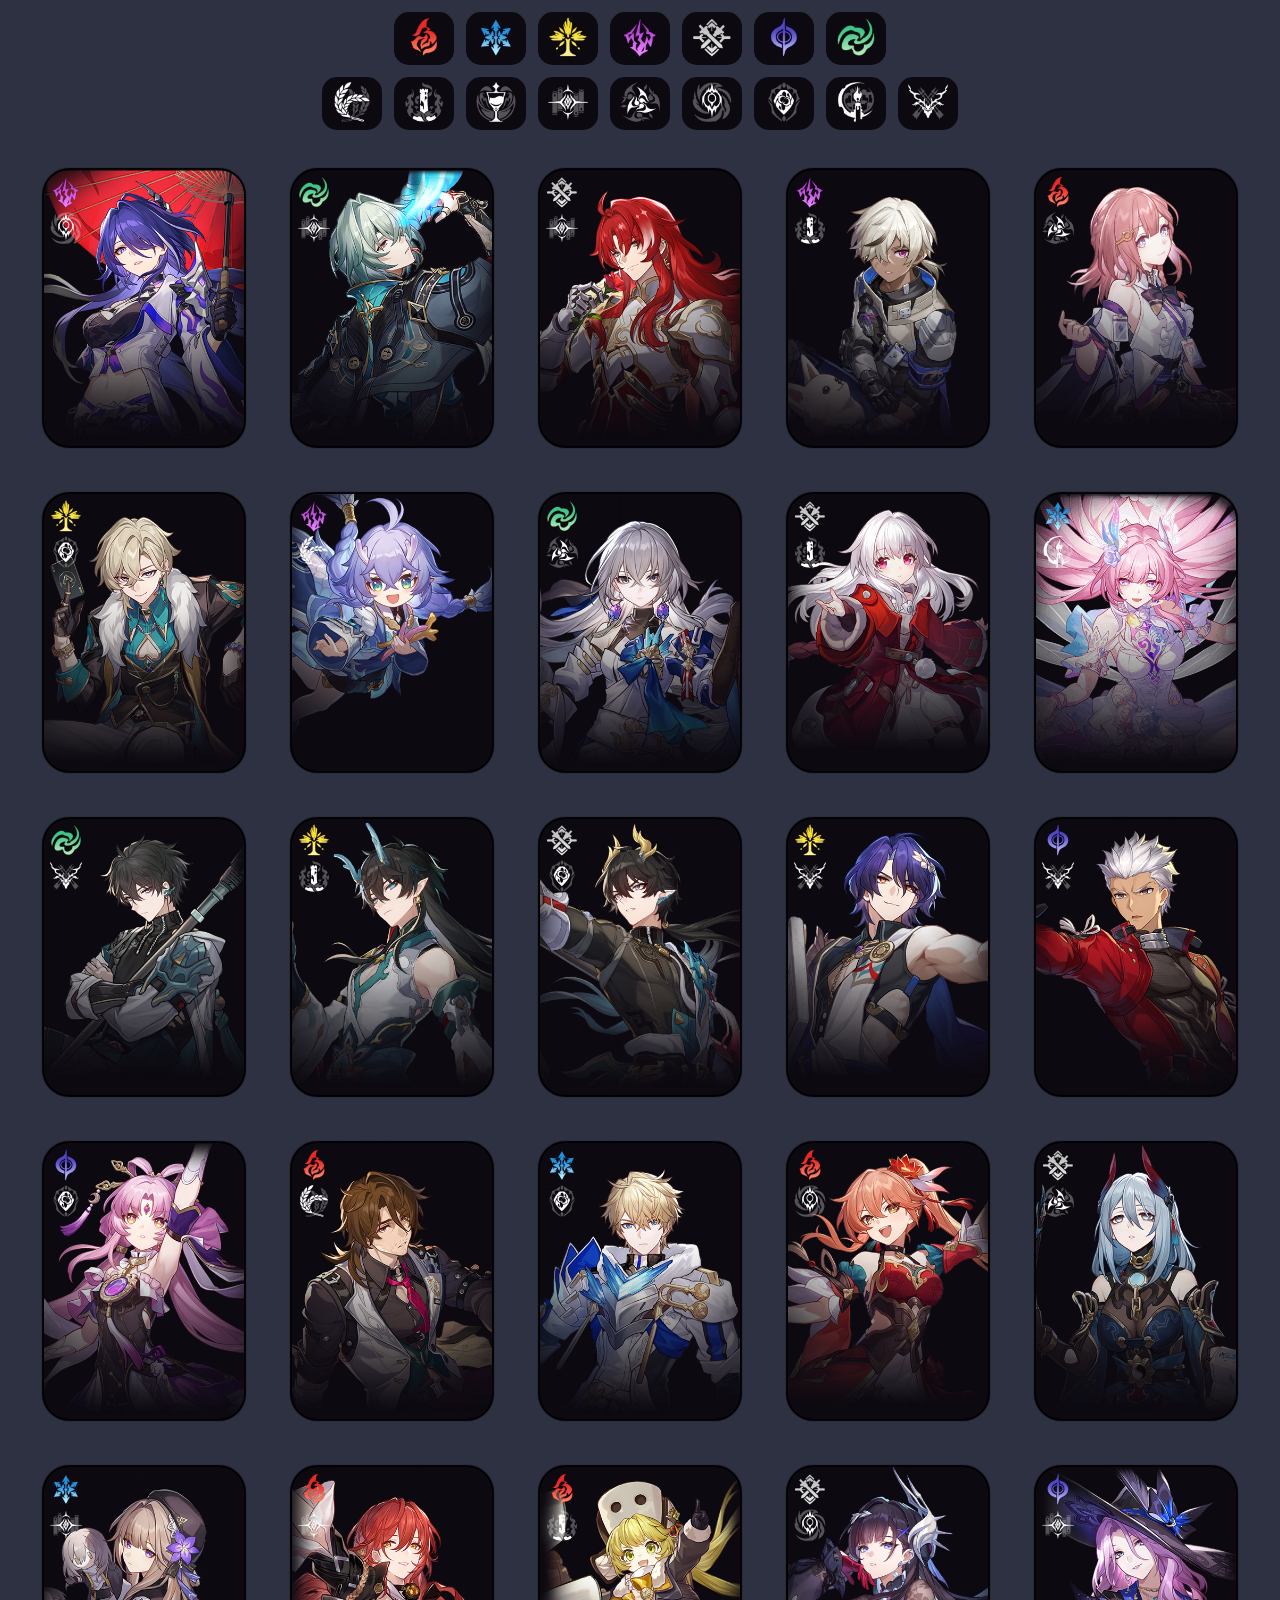
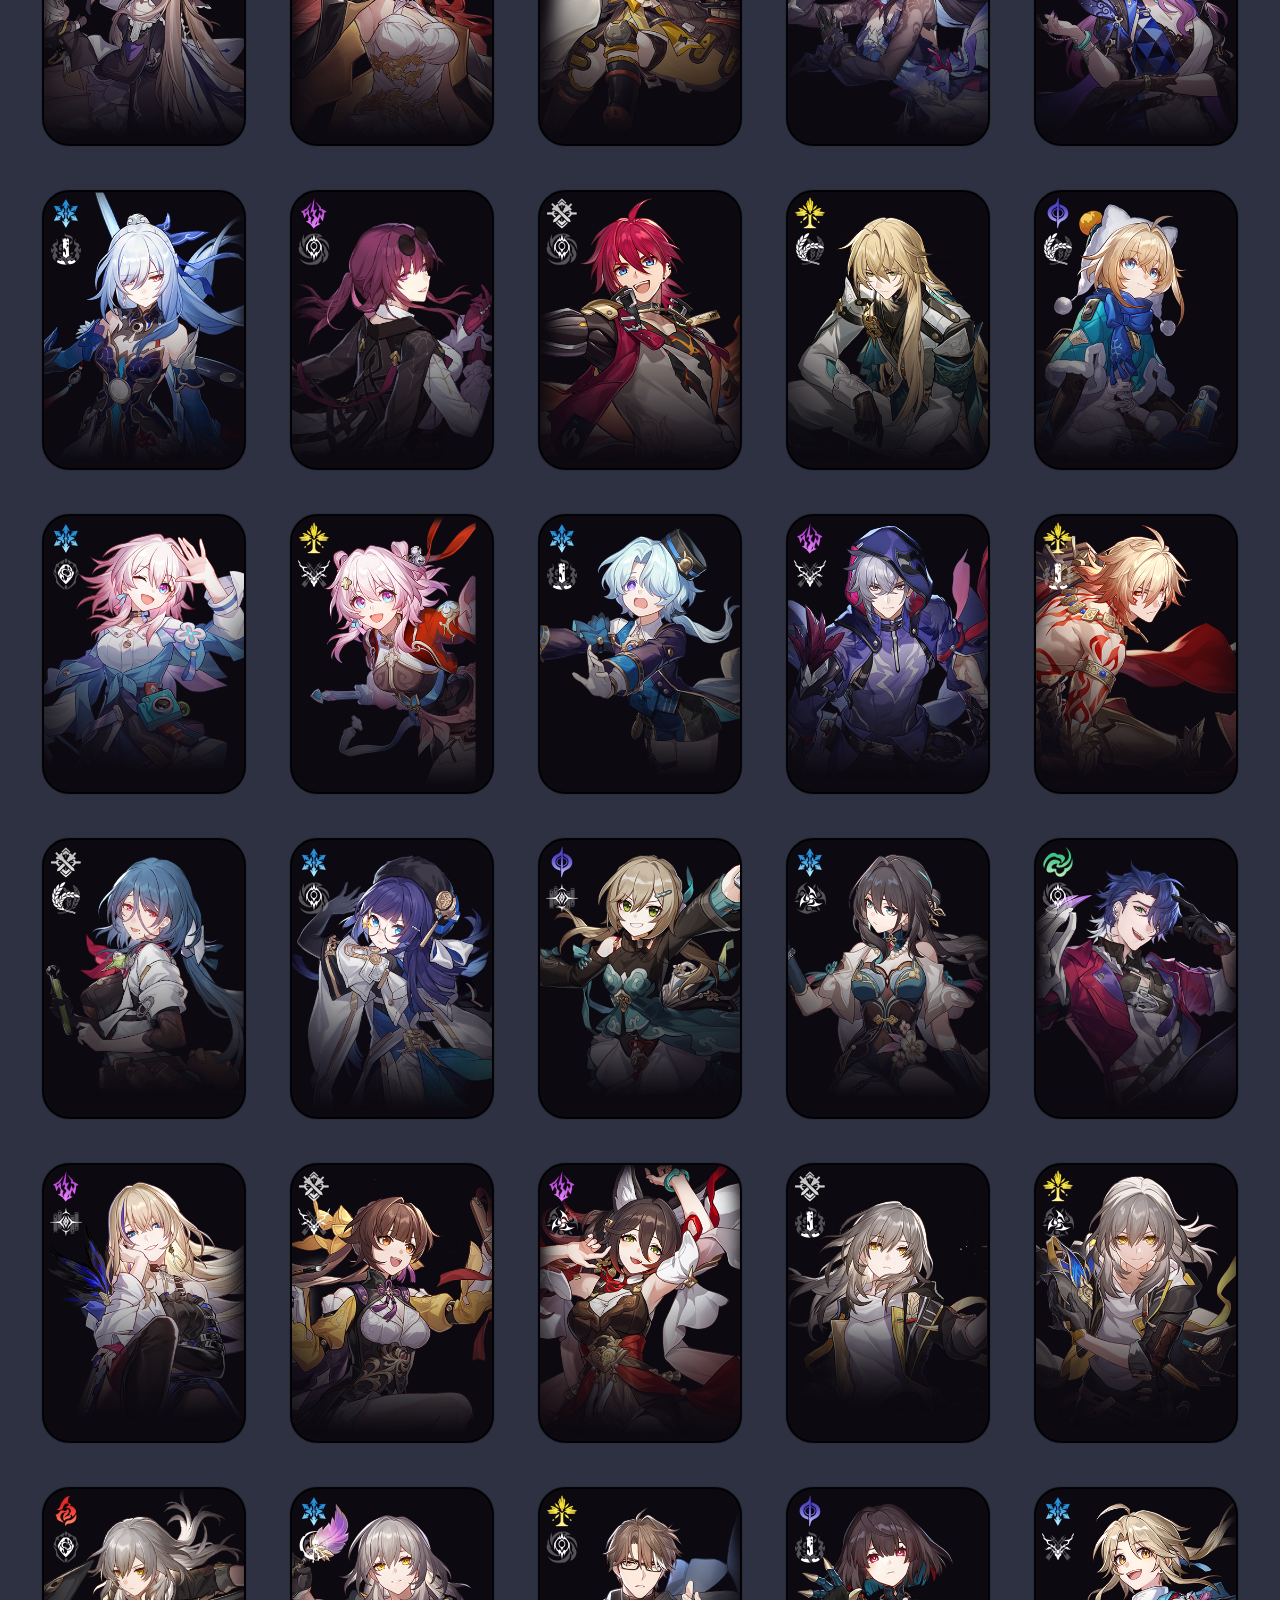
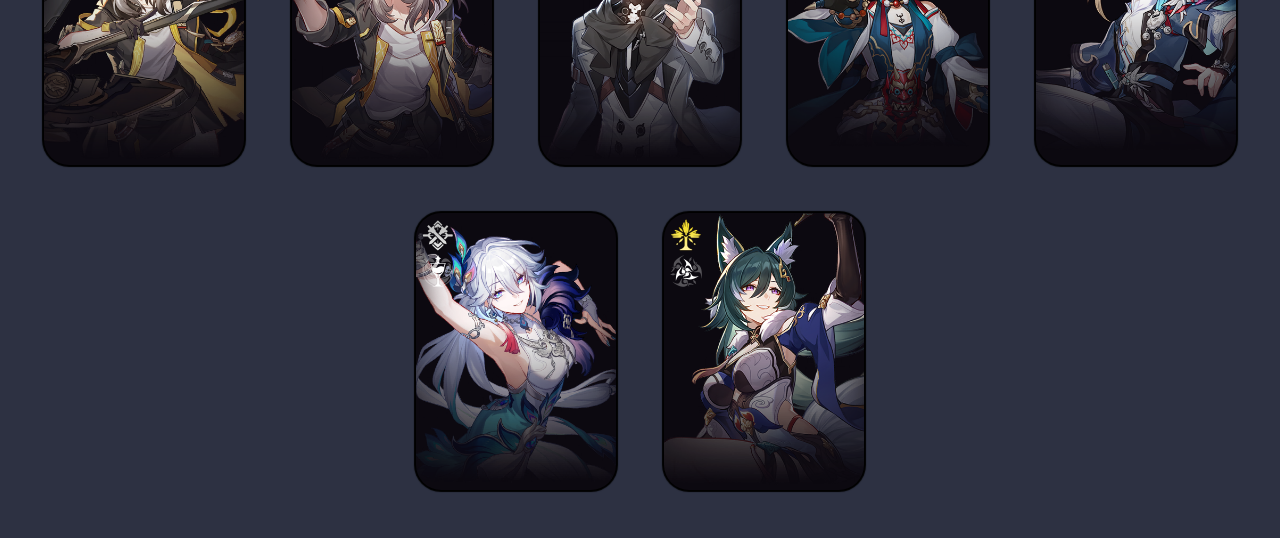
<file: index.html>
<!DOCTYPE html>
<html lang="pt-br">

<head>
    <meta charset="UTF-8">
    <meta name="viewport" content="width=device-width, initial-scale=1.0">
    <title>HSR Builds</title>
    <meta name="description" content="Personal Project for HSR">
    <meta name="keywords" content="HSR">
    <meta name="author" content="Kiyoshi Kurokawa">
    <link rel="stylesheet" href="css/mainStyle.css">
    <link rel="stylesheet" href="css/home.css">
    <link rel="icon" href="assets/bg.png">
    <script src="js/filter.js" defer></script>
</head>

<body>
    <div>
        <header>
            <div>
                <div class="elements-filter">
                    <div>
                        <button data-element="fire">
                            <img src="assets/elements/Fire.png" alt="Fire Element">
                        </button>
                    </div>
                    <div>
                        <button data-element="ice">
                            <img src="assets/elements/Ice.png" alt="Ice Element">
                        </button>
                    </div>
                    <div>
                        <button data-element="imaginary">
                            <img src="assets/elements/Imaginary.png" alt="Imaginary Element">
                        </button>
                    </div>
                    <div>
                        <button data-element="lightning">
                            <img src="assets/elements/Thunder.png" alt="Lightning Element">
                        </button>
                    </div>
                    <div>
                        <button data-element="physical">
                            <img src="assets/elements/Physical.png" alt="Physical Element">
                        </button>
                    </div>
                    <div>
                        <button data-element="quantum">
                            <img src="assets/elements/Quantum.png" alt="Quantum Element">
                        </button>
                    </div>
                    <div>
                        <button data-element="wind">
                            <img src="assets/elements/Wind.png" alt="Wind Element">
                        </button>
                    </div>
                </div>
                <div class="path-filter">
                    <div>
                        <button data-path="abundance">
                            <img src="assets/path/Abundance.png" alt="Abundance Path">
                        </button>
                    </div>
                    <div>
                        <button data-path="destruction">
                            <img src="assets/path/Destruction.png" alt="Destruction Path">
                        </button>
                    </div>
                    <div>
                        <button data-path="elation">
                            <img src="assets/path/Elation.png" alt="Elation Path">
                        </button>
                    </div>
                    <div>
                        <button data-path="erudition">
                            <img src="assets/path/Erudition.png" alt="Erudition Path">
                        </button>
                    </div>
                    <div>
                        <button data-path="harmony">
                            <img src="assets/path/Harmony.png" alt="Harmony Path">
                        </button>
                    </div>
                    <div>
                        <button data-path="nihility">
                            <img src="assets/path/Nihility.png" alt="Nihility Path">
                        </button>
                    </div>
                    <div>
                        <button data-path="preservation">
                            <img src="assets/path/Preservation.png" alt="Preservation Path">
                        </button>
                    </div>
                    <div>
                        <button data-path="remembrance">
                            <img src="assets/path/Remembrance.png" alt="Remembrance Path">
                        </button>
                    </div>
                    <div>
                        <button data-path="hunt">
                            <img src="assets/path/Hunt.png" alt="The Hunt Path">
                        </button>
                    </div>
                </div>
            </div>
        </header>
        <main>
            <div class="flex-container">
                <a href="Acheron.html" class="char">
                    <div class="character lightning nihility">
                        <div class=core-info>
                            <span>
                                <img src="assets/elements/Thunder.png" alt="Lightning">
                            </span>
                            <span>
                                <img src="assets/path/Nihility.png" alt="Nihility">
                            </span>
                        </div>
                        <div class="avatar">
                            <img src="assets/characters/avatar/1308.png" alt="Acheron">
                        </div>
                    </div>
                </a>
                <a href="Anaxa.html" class="char">
                    <div class="character wind erudition">
                        <div class=core-info>
                            <span>
                                <img src="assets/elements/Wind.png" alt="Wind">
                            </span>
                            <span>
                                <img src="assets/path/Erudition.png" alt="Erudition">
                            </span>
                        </div>
                        <div class="avatar">
                            <img src="assets/characters/avatar/1405.png" alt="Anaxa">
                        </div>
                    </div>
                </a>
                <a href="Argenti.html" class="char">
                    <div class="character physical erudition">
                        <div class=core-info>
                            <span>
                                <img src="assets/elements/Physical.png" alt="Physical">
                            </span>
                            <span>
                                <img src="assets/path/Erudition.png" alt="Erudition">
                            </span>
                        </div>
                        <div class="avatar">
                            <img src="assets/characters/avatar/1302.png" alt="Argenti">
                        </div>
                    </div>
                </a>
                <a href="Arlan.html" class="char">
                    <div class="character lightning destruction">
                        <div class=core-info>
                            <span>
                                <img src="assets/elements/Thunder.png" alt="Lightning">
                            </span>
                            <span>
                                <img src="assets/path/Destruction.png" alt="Destruction">
                            </span>
                        </div>
                        <div class="avatar">
                            <img src="assets/characters/avatar/1008.png" alt="Arlan">
                        </div>
                    </div>
                </a>
                <a href="Asta.html" class="char">
                    <div class="character fire harmony">
                        <div class=core-info>
                            <span>
                                <img src="assets/elements/Fire.png" alt="Fire">
                            </span>
                            <span>
                                <img src="assets/path/Harmony.png" alt="Harmony">
                            </span>
                        </div>
                        <div class="avatar">
                            <img src="assets/characters/avatar/1009.png" alt="Asta">
                        </div>
                    </div>
                </a>
                <a href="Aventurine.html" class="char">
                    <div class="character imaginary preservation">
                        <div class=core-info>
                            <span>
                                <img src="assets/elements/Imaginary.png" alt="Imaginary">
                            </span>
                            <span>
                                <img src="assets/path/Preservation.png" alt="Preservation">
                            </span>
                        </div>
                        <div class="avatar">
                            <img src="assets/characters/avatar/1304.png" alt="Aventurine">
                        </div>
                    </div>
                </a>
                <a href="Bailu.html" class="char">
                    <div class="character lightning abundance">
                        <div class=core-info>
                            <span>
                                <img src="assets/elements/Thunder.png" alt="Lightning">
                            </span>
                            <span>
                                <img src="assets/path/Abundance.png" alt="Abundance">
                            </span>
                        </div>
                        <div class="avatar">
                            <img src="assets/characters/avatar/1211.png" alt="Bailu">
                        </div>
                    </div>
                </a>
                <a href="Bronya.html" class="char">
                    <div class="character wind harmony">
                        <div class=core-info>
                            <span>
                                <img src="assets/elements/Wind.png" alt="Wind">
                            </span>
                            <span>
                                <img src="assets/path/Harmony.png" alt="Harmony">
                            </span>
                        </div>
                        <div class="avatar">
                            <img src="assets/characters/avatar/1101.png" alt="Bronya">
                        </div>
                    </div>
                </a>
                <a href="Clara.html" class="char">
                    <div class="character physical destruction">
                        <div class=core-info>
                            <span>
                                <img src="assets/elements/Physical.png" alt="Physical">
                            </span>
                            <span>
                                <img src="assets/path/Destruction.png" alt="Destruction">
                            </span>
                        </div>
                        <div class="avatar">
                            <img src="assets/characters/avatar/1107.png" alt="Clara">
                        </div>
                    </div>
                </a>
                <a href="Cyrene.html" class="char">
                    <div class="character ice remembrance">
                        <div class=core-info>
                            <span>
                                <img src="assets/elements/Ice.png" alt="Ice">
                            </span>
                            <span>
                                <img src="assets/path/Remembrance.png" alt="Remembrance">
                            </span>
                        </div>
                        <div class="avatar">
                            <img src="assets/characters/avatar/1415.png" alt="Cyrene">
                        </div>
                    </div>
                </a>
                <a href="DanHeng.html" class="char">
                    <div class="character wind hunt">
                        <div class=core-info>
                            <span>
                                <img src="assets/elements/Wind.png" alt="Wind">
                            </span>
                            <span>
                                <img src="assets/path/Hunt.png" alt="The Hunt">
                            </span>
                        </div>
                        <div class="avatar">
                            <img src="assets/characters/avatar/1002.png" alt="Dan Heng">
                        </div>
                    </div>
                </a>
                <a href="DanHengIL.html" class="char">
                    <div class="character imaginary destruction">
                        <div class=core-info>
                            <span>
                                <img src="assets/elements/Imaginary.png" alt="Imaginary">
                            </span>
                            <span>
                                <img src="assets/path/Destruction.png" alt="Destruction">
                            </span>
                        </div>
                        <div class="avatar">
                            <img src="assets/characters/avatar/1213.png" alt="Dan Heng IL">
                        </div>
                    </div>
                </a>
                <a href="DanHengPT.html" class="char">
                    <div class="character physical preservation">
                        <div class=core-info>
                            <span>
                                <img src="assets/elements/Physical.png" alt="Physical">
                            </span>
                            <span>
                                <img src="assets/path/Preservation.png" alt="Preservation">
                            </span>
                        </div>
                        <div class="avatar">
                            <img src="assets/characters/avatar/1414.png" alt="Dan Heng PT">
                        </div>
                    </div>
                </a>
                <a href="Ratio.html" class="char">
                    <div class="character imaginary hunt">
                        <div class=core-info>
                            <span>
                                <img src="assets/elements/Imaginary.png" alt="Imaginary">
                            </span>
                            <span>
                                <img src="assets/path/Hunt.png" alt="The Hunt">
                            </span>
                        </div>
                        <div class="avatar">
                            <img src="assets/characters/avatar/1305.png" alt="Dr. Ratio">
                        </div>
                    </div>
                </a>
                <a href="EMIYA.html" class="char">
                    <div class="character quantum hunt">
                        <div class=core-info>
                            <span>
                                <img src="assets/elements/Quantum.png" alt="Quantum">
                            </span>
                            <span>
                                <img src="assets/path/Hunt.png" alt="The Hunt">
                            </span>
                        </div>
                        <div class="avatar">
                            <img src="assets/characters/avatar/1015.png" alt="EMIYA">
                        </div>
                    </div>
                </a>
                <a href="FuXuan.html" class="char">
                    <div class="character quantum preservation">
                        <div class=core-info>
                            <span>
                                <img src="assets/elements/Quantum.png" alt="Quantum">
                            </span>
                            <span>
                                <img src="assets/path/Preservation.png" alt="Preservation">
                            </span>
                        </div>
                        <div class="avatar">
                            <img src="assets/characters/avatar/1208.png" alt="Fu Xuan">
                        </div>
                    </div>
                </a>
                <a href="Gallagher.html" class="char">
                    <div class="character fire abundance">
                        <div class=core-info>
                            <span>
                                <img src="assets/elements/Fire.png" alt="Fire">
                            </span>
                            <span>
                                <img src="assets/path/Abundance.png" alt="Abundance">
                            </span>
                        </div>
                        <div class="avatar">
                            <img src="assets/characters/avatar/1301.png" alt="Gallagher">
                        </div>
                    </div>
                </a>
                <a href="Gepard.html" class="char">
                    <div class="character ice preservation">
                        <div class=core-info>
                            <span>
                                <img src="assets/elements/Ice.png" alt="Ice">
                            </span>
                            <span>
                                <img src="assets/path/Preservation.png" alt="Preservation">
                            </span>
                        </div>
                        <div class="avatar">
                            <img src="assets/characters/avatar/1104.png" alt="Gepard">
                        </div>
                    </div>
                </a>
                <a href="Guinaifen.html" class="char">
                    <div class="character fire nihility">
                        <div class=core-info>
                            <span>
                                <img src="assets/elements/Fire.png" alt="Fire">
                            </span>
                            <span>
                                <img src="assets/path/Nihility.png" alt="Nihility">
                            </span>
                        </div>
                        <div class="avatar">
                            <img src="assets/characters/avatar/1210.png" alt="Guinaifen">
                        </div>
                    </div>
                </a>
                <a href="Hanya.html" class="char">
                    <div class="character physical harmony">
                        <div class=core-info>
                            <span>
                                <img src="assets/elements/Physical.png" alt="Physical">
                            </span>
                            <span>
                                <img src="assets/path/Harmony.png" alt="Harmony">
                            </span>
                        </div>
                        <div class="avatar">
                            <img src="assets/characters/avatar/1215.png" alt="Hanya">
                        </div>
                    </div>
                </a>
                <a href="Herta.html" class="char">
                    <div class="character ice erudition">
                        <div class=core-info>
                            <span>
                                <img src="assets/elements/Ice.png" alt="Ice">
                            </span>
                            <span>
                                <img src="assets/path/Erudition.png" alt="Erudition">
                            </span>
                        </div>
                        <div class="avatar">
                            <img src="assets/characters/avatar/1013.png" alt="Herta">
                        </div>
                    </div>
                </a>
                <a href="Himeko.html" class="char">
                    <div class="character fire erudition">
                        <div class=core-info>
                            <span>
                                <img src="assets/elements/Fire.png" alt="Fire">
                            </span>
                            <span>
                                <img src="assets/path/Erudition.png" alt="Erudition">
                            </span>
                        </div>
                        <div class="avatar">
                            <img src="assets/characters/avatar/1003.png" alt="Himeko">
                        </div>
                    </div>
                </a>
                <a href="Hook.html" class="char">
                    <div class="character fire destruction">
                        <div class=core-info>
                            <span>
                                <img src="assets/elements/Fire.png" alt="Fire">
                            </span>
                            <span>
                                <img src="assets/path/Destruction.png" alt="Destruction">
                            </span>
                        </div>
                        <div class="avatar">
                            <img src="assets/characters/avatar/1109.png" alt="Hook">
                        </div>
                    </div>
                </a>
                <a href="Hysilens.html" class="char">
                    <div class="character physical nihility">
                        <div class=core-info>
                            <span>
                                <img src="assets/elements/Physical.png" alt="Physical">
                            </span>
                            <span>
                                <img src="assets/path/Nihility.png" alt="Nihility">
                            </span>
                        </div>
                        <div class="avatar">
                            <img src="assets/characters/avatar/1410.png" alt="Hysilens">
                        </div>
                    </div>
                </a>
                <a href="Jade.html" class="char">
                    <div class="character quantum erudition">
                        <div class=core-info>
                            <span>
                                <img src="assets/elements/Quantum.png" alt="Quantum">
                            </span>
                            <span>
                                <img src="assets/path/Erudition.png" alt="Erudition">
                            </span>
                        </div>
                        <div class="avatar">
                            <img src="assets/characters/avatar/1314.png" alt="Jade">
                        </div>
                    </div>
                </a>
                <a href="Jingliu.html" class="char">
                    <div class="character ice destruction">
                        <div class=core-info>
                            <span>
                                <img src="assets/elements/Ice.png" alt="Ice">
                            </span>
                            <span>
                                <img src="assets/path/Destruction.png" alt="Destruction">
                            </span>
                        </div>
                        <div class="avatar">
                            <img src="assets/characters/avatar/1212.png" alt="Jingliu">
                        </div>
                    </div>
                </a>
                <a href="Kafka.html" class="char">
                    <div class="character lightning nihility">
                        <div class=core-info>
                            <span>
                                <img src="assets/elements/Thunder.png" alt="Lightning">
                            </span>
                            <span>
                                <img src="assets/path/Nihility.png" alt="Nihility">
                            </span>
                        </div>
                        <div class="avatar">
                            <img src="assets/characters/avatar/1005.png" alt="Kafka">
                        </div>
                    </div>
                </a>
                <a href="Luka.html" class="char">
                    <div class="character physical nihility">
                        <div class=core-info>
                            <span>
                                <img src="assets/elements/Physical.png" alt="Physical">
                            </span>
                            <span>
                                <img src="assets/path/Nihility.png" alt="Nihility">
                            </span>
                        </div>
                        <div class="avatar">
                            <img src="assets/characters/avatar/1111.png" alt="Luka">
                        </div>
                    </div>
                </a>
                <a href="Luocha.html" class="char">
                    <div class="character imaginary abundance">
                        <div class=core-info>
                            <span>
                                <img src="assets/elements/Imaginary.png" alt="Imaginary">
                            </span>
                            <span>
                                <img src="assets/path/Abundance.png" alt="Abundance">
                            </span>
                        </div>
                        <div class="avatar">
                            <img src="assets/characters/avatar/1203.png" alt="Luocha">
                        </div>
                    </div>
                </a>
                <a href="Lynx.html" class="char">
                    <div class="character quantum abundance">
                        <div class=core-info>
                            <span>
                                <img src="assets/elements/Quantum.png" alt="Quantum">
                            </span>
                            <span>
                                <img src="assets/path/Abundance.png" alt="Abundance">
                            </span>
                        </div>
                        <div class="avatar">
                            <img src="assets/characters/avatar/1110.png" alt="Lynx">
                        </div>
                    </div>
                </a>
                <a href="MarchPres.html" class="char">
                    <div class="character ice preservation">
                        <div class=core-info>
                            <span>
                                <img src="assets/elements/Ice.png" alt="Ice">
                            </span>
                            <span>
                                <img src="assets/path/Preservation.png" alt="Preservation">
                            </span>
                        </div>
                        <div class="avatar">
                            <img src="assets/characters/avatar/1001.png" alt="March Preservation">
                        </div>
                    </div>
                </a>
                <a href="MarchHunt.html" class="char">
                    <div class="character imaginary hunt">
                        <div class=core-info>
                            <span>
                                <img src="assets/elements/Imaginary.png" alt="Imaginary">
                            </span>
                            <span>
                                <img src="assets/path/Hunt.png" alt="The Hunt">
                            </span>
                        </div>
                        <div class="avatar">
                            <img src="assets/characters/avatar/1224.png" alt="March Hunt">
                        </div>
                    </div>
                </a>
                <a href="Misha.html" class="char">
                    <div class="character ice destruction">
                        <div class=core-info>
                            <span>
                                <img src="assets/elements/Ice.png" alt="Ice">
                            </span>
                            <span>
                                <img src="assets/path/Destruction.png" alt="Destruction">
                            </span>
                        </div>
                        <div class="avatar">
                            <img src="assets/characters/avatar/1312.png" alt="Misha">
                        </div>
                    </div>
                </a>
                <a href="Moze.html" class="char">
                    <div class="character lightning hunt">
                        <div class=core-info>
                            <span>
                                <img src="assets/elements/Thunder.png" alt="Lightning">
                            </span>
                            <span>
                                <img src="assets/path/Hunt.png" alt="The Hunt">
                            </span>
                        </div>
                        <div class="avatar">
                            <img src="assets/characters/avatar/1223.png" alt="Moze">
                        </div>
                    </div>
                </a>
                <a href="Mydei.html" class="char">
                    <div class="character imaginary destruction">
                        <div class=core-info>
                            <span>
                                <img src="assets/elements/Imaginary.png" alt="Imaginary">
                            </span>
                            <span>
                                <img src="assets/path/Destruction.png" alt="Destruction">
                            </span>
                        </div>
                        <div class="avatar">
                            <img src="assets/characters/avatar/1404.png" alt="Mydei">
                        </div>
                    </div>
                </a>
                <a href="Natasha.html" class="char">
                    <div class="character ">
                        <div class=core-info>
                            <span>
                                <img src="assets/elements/Physical.png" alt="Physical">
                            </span>
                            <span>
                                <img src="assets/path/Abundance.png" alt="Abundance">
                            </span>
                        </div>
                        <div class="avatar">
                            <img src="assets/characters/avatar/1105.png" alt="Natasha">
                        </div>
                    </div>
                </a>
                <a href="Pela.html" class="char">
                    <div class="character ice nihility">
                        <div class=core-info>
                            <span>
                                <img src="assets/elements/Ice.png" alt="Ice">
                            </span>
                            <span>
                                <img src="assets/path/Nihility.png" alt="Nihility">
                            </span>
                        </div>
                        <div class="avatar">
                            <img src="assets/characters/avatar/1106.png" alt="Pela">
                        </div>
                    </div>
                </a>
                <a href="Qingque.html" class="char">
                    <div class="character quantum erudition">
                        <div class=core-info>
                            <span>
                                <img src="assets/elements/Quantum.png" alt="Quantum">
                            </span>
                            <span>
                                <img src="assets/path/Erudition.png" alt="Erudition">
                            </span>
                        </div>
                        <div class="avatar">
                            <img src="assets/characters/avatar/1201.png" alt="Qingque">
                        </div>
                    </div>
                </a>
                <a href="RuanMei.html" class="char">
                    <div class="character ice harmony">
                        <div class=core-info>
                            <span>
                                <img src="assets/elements/Ice.png" alt="Ice">
                            </span>
                            <span>
                                <img src="assets/path/Harmony.png" alt="Harmony">
                            </span>
                        </div>
                        <div class="avatar">
                            <img src="assets/characters/avatar/1303.png" alt="Ruan Mei">
                        </div>
                    </div>
                </a>
                <a href="Sampo.html" class="char">
                    <div class="character wind nihility">
                        <div class=core-info>
                            <span>
                                <img src="assets/elements/Wind.png" alt="Wind">
                            </span>
                            <span>
                                <img src="assets/path/Nihility.png" alt="Nihility">
                            </span>
                        </div>
                        <div class="avatar">
                            <img src="assets/characters/avatar/1108.png" alt="Sampo">
                        </div>
                    </div>
                </a>
                <a href="Serval.html" class="char">
                    <div class="character lightning erudition">
                        <div class=core-info>
                            <span>
                                <img src="assets/elements/Thunder.png" alt="Lightning">
                            </span>
                            <span>
                                <img src="assets/path/Erudition.png" alt="Erudition">
                            </span>
                        </div>
                        <div class="avatar">
                            <img src="assets/characters/avatar/1103.png" alt="Serval">
                        </div>
                    </div>
                </a>
                <a href="Sushang.html" class="char">
                    <div class="character physical hunt">
                        <div class=core-info>
                            <span>
                                <img src="assets/elements/Physical.png" alt="Physical">
                            </span>
                            <span>
                                <img src="assets/path/Hunt.png" alt="The Hunt">
                            </span>
                        </div>
                        <div class="avatar">
                            <img src="assets/characters/avatar/1206.png" alt="Sushang">
                        </div>
                    </div>
                </a>
                <a href="Tingyun.html" class="char">
                    <div class="character lightning harmony">
                        <div class=core-info>
                            <span>
                                <img src="assets/elements/Thunder.png" alt="Lightning">
                            </span>
                            <span>
                                <img src="assets/path/Harmony.png" alt="Harmony">
                            </span>
                        </div>
                        <div class="avatar">
                            <img src="assets/characters/avatar/1202.png" alt="Tingyun">
                        </div>
                    </div>
                </a>
                <a href="StelleDes.html" class="char">
                    <div class="character physical destruction">
                        <div class=core-info>
                            <span>
                                <img src="assets/elements/Physical.png" alt="Physical">
                            </span>
                            <span>
                                <img src="assets/path/Destruction.png" alt="Destruction">
                            </span>
                        </div>
                        <div class="avatar">
                            <img src="assets/characters/avatar/8002.png" alt="Stelle Destruction">
                        </div>
                    </div>
                </a>
                <a href="StelleHmy.html" class="char">
                    <div class="character imaginary harmony">
                        <div class=core-info>
                            <span>
                                <img src="assets/elements/Imaginary.png" alt="Imaginary">
                            </span>
                            <span>
                                <img src="assets/path/Harmony.png" alt="Harmony">
                            </span>
                        </div>
                        <div class="avatar">
                            <img src="assets/characters/avatar/8006.png" alt="Stelle Harmony">
                        </div>
                    </div>
                </a>
                <a href="StellePres.html" class="char">
                    <div class="character fire preservation">
                        <div class=core-info>
                            <span>
                                <img src="assets/elements/Fire.png" alt="Fire">
                            </span>
                            <span>
                                <img src="assets/path/Preservation.png" alt="Preservation">
                            </span>
                        </div>
                        <div class="avatar">
                            <img src="assets/characters/avatar/8004.png" alt="Stelle Preservation">
                        </div>
                    </div>
                </a>
                <a href="StelleRmb.html" class="char">
                    <div class="character ice remembrance">
                        <div class=core-info>
                            <span>
                                <img src="assets/elements/Ice.png" alt="Ice">
                            </span>
                            <span>
                                <img src="assets/path/Remembrance.png" alt="Remembrance">
                            </span>
                        </div>
                        <div class="avatar">
                            <img src="assets/characters/avatar/8008.png" alt="Stelle Remembrance">
                        </div>
                    </div>
                </a>
                <a href="Welt.html" class="char">
                    <div class="character imaginary nihility">
                        <div class=core-info>
                            <span>
                                <img src="assets/elements/Imaginary.png" alt="Imaginary">
                            </span>
                            <span>
                                <img src="assets/path/Nihility.png" alt="Nihility">
                            </span>
                        </div>
                        <div class="avatar">
                            <img src="assets/characters/avatar/1004.png" alt="Welt">
                        </div>
                    </div>
                </a>
                <a href="Xueyi.html" class="char">
                    <div class="character quantum destruction">
                        <div class=core-info>
                            <span>
                                <img src="assets/elements/Quantum.png" alt="Quantum">
                            </span>
                            <span>
                                <img src="assets/path/Destruction.png" alt="Destruction">
                            </span>
                        </div>
                        <div class="avatar">
                            <img src="assets/characters/avatar/1214.png" alt="Xueyi">
                        </div>
                    </div>
                </a>
                <a href="Yanqing.html" class="char">
                    <div class="character ice hunt">
                        <div class=core-info>
                            <span>
                                <img src="assets/elements/Ice.png" alt="Ice">
                            </span>
                            <span>
                                <img src="assets/path/Hunt.png" alt="The Hunt">
                            </span>
                        </div>
                        <div class="avatar">
                            <img src="assets/characters/avatar/1209.png" alt="Yanqing">
                        </div>
                    </div>
                </a>
                <a href="YaoGuang.html" class="char">
                    <div class="character physical elation">
                        <div class=core-info>
                            <span>
                                <img src="assets/elements/Physical.png" alt="Physical">
                            </span>
                            <span>
                                <img src="assets/path/Elation.png" alt="Elation">
                            </span>
                        </div>
                        <div class="avatar">
                            <img src="assets/characters/avatar/1502.png" alt="Yao Guang">
                        </div>
                    </div>
                </a>
                <a href="Yukong.html" class="char">
                    <div class="character imaginary harmony">
                        <div class=core-info>
                            <span>
                                <img src="assets/elements/Imaginary.png" alt="Imaginary">
                            </span>
                            <span>
                                <img src="assets/path/Harmony.png" alt="Harmony">
                            </span>
                        </div>
                        <div class="avatar">
                            <img src="assets/characters/avatar/1207.png" alt="Yukong">
                        </div>
                    </div>
                </a>
            </div>
        </main>
    </div>
</body>

</html>
</file>
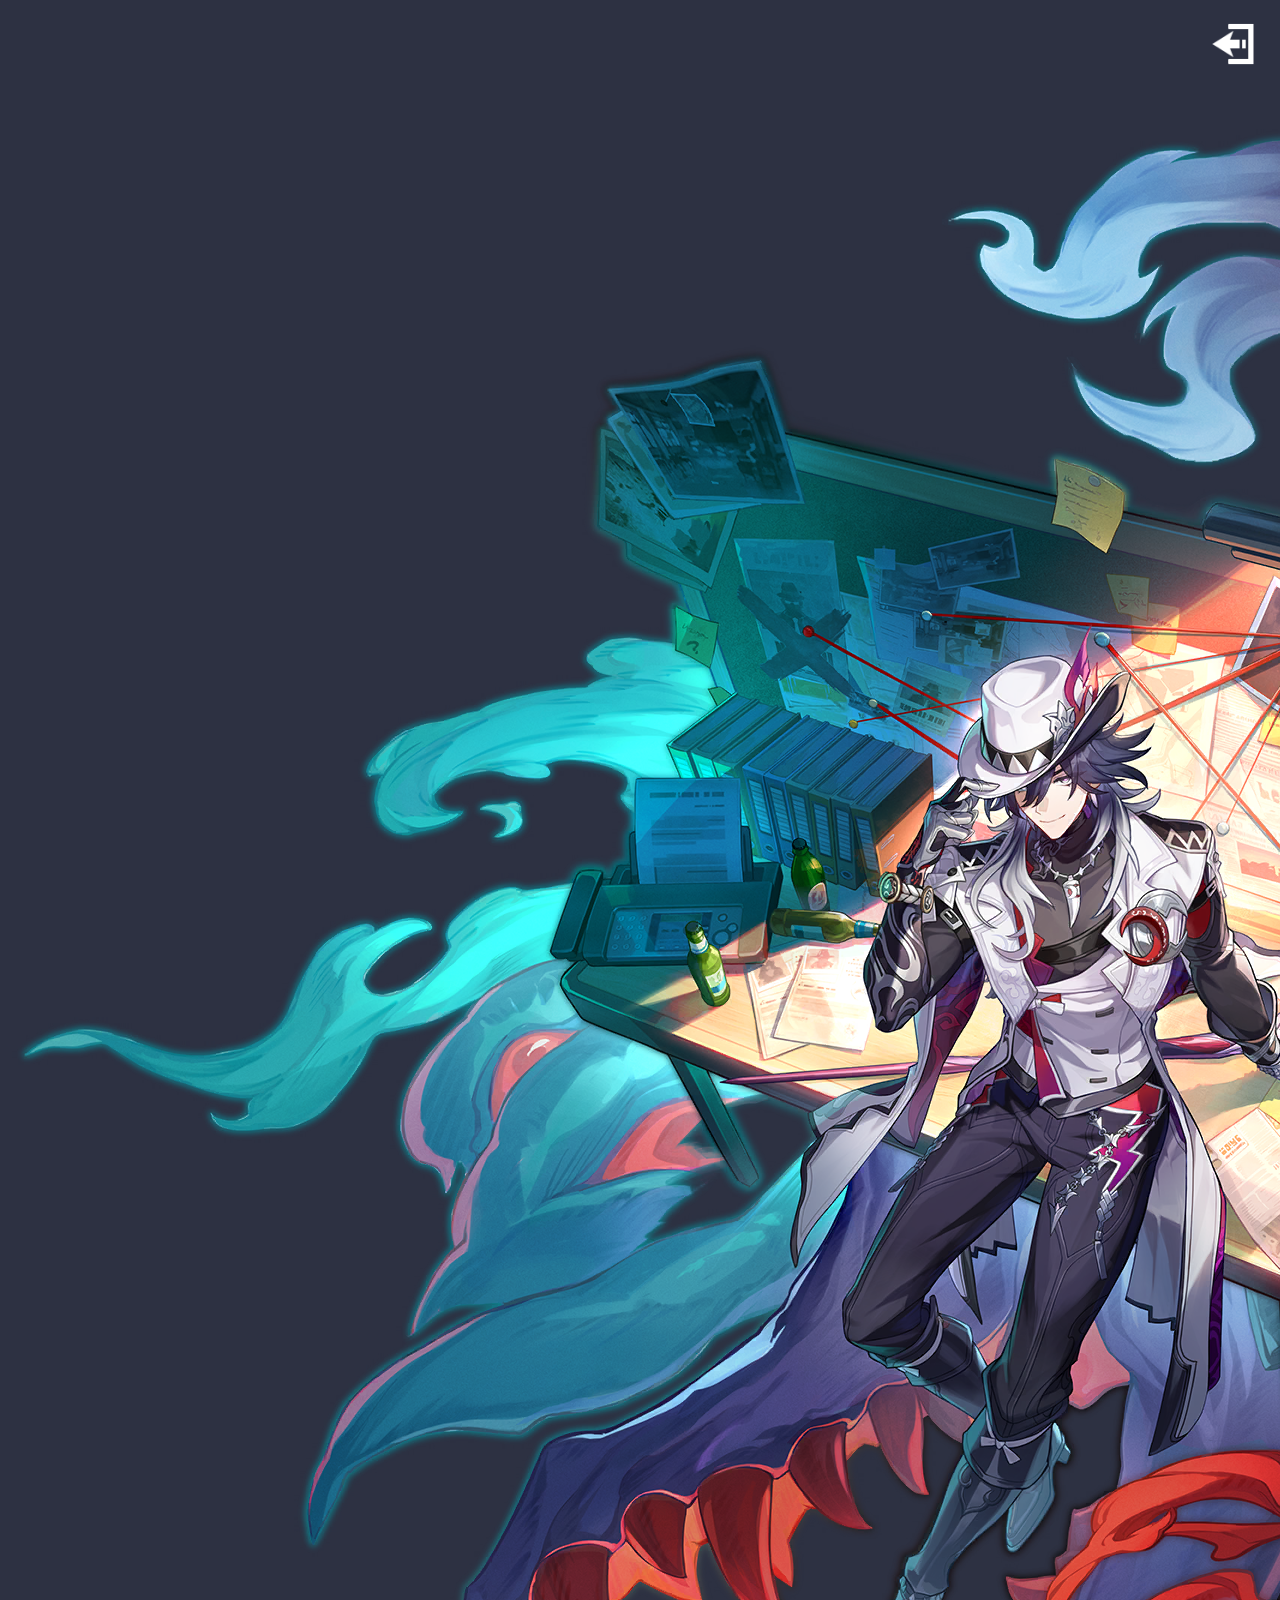
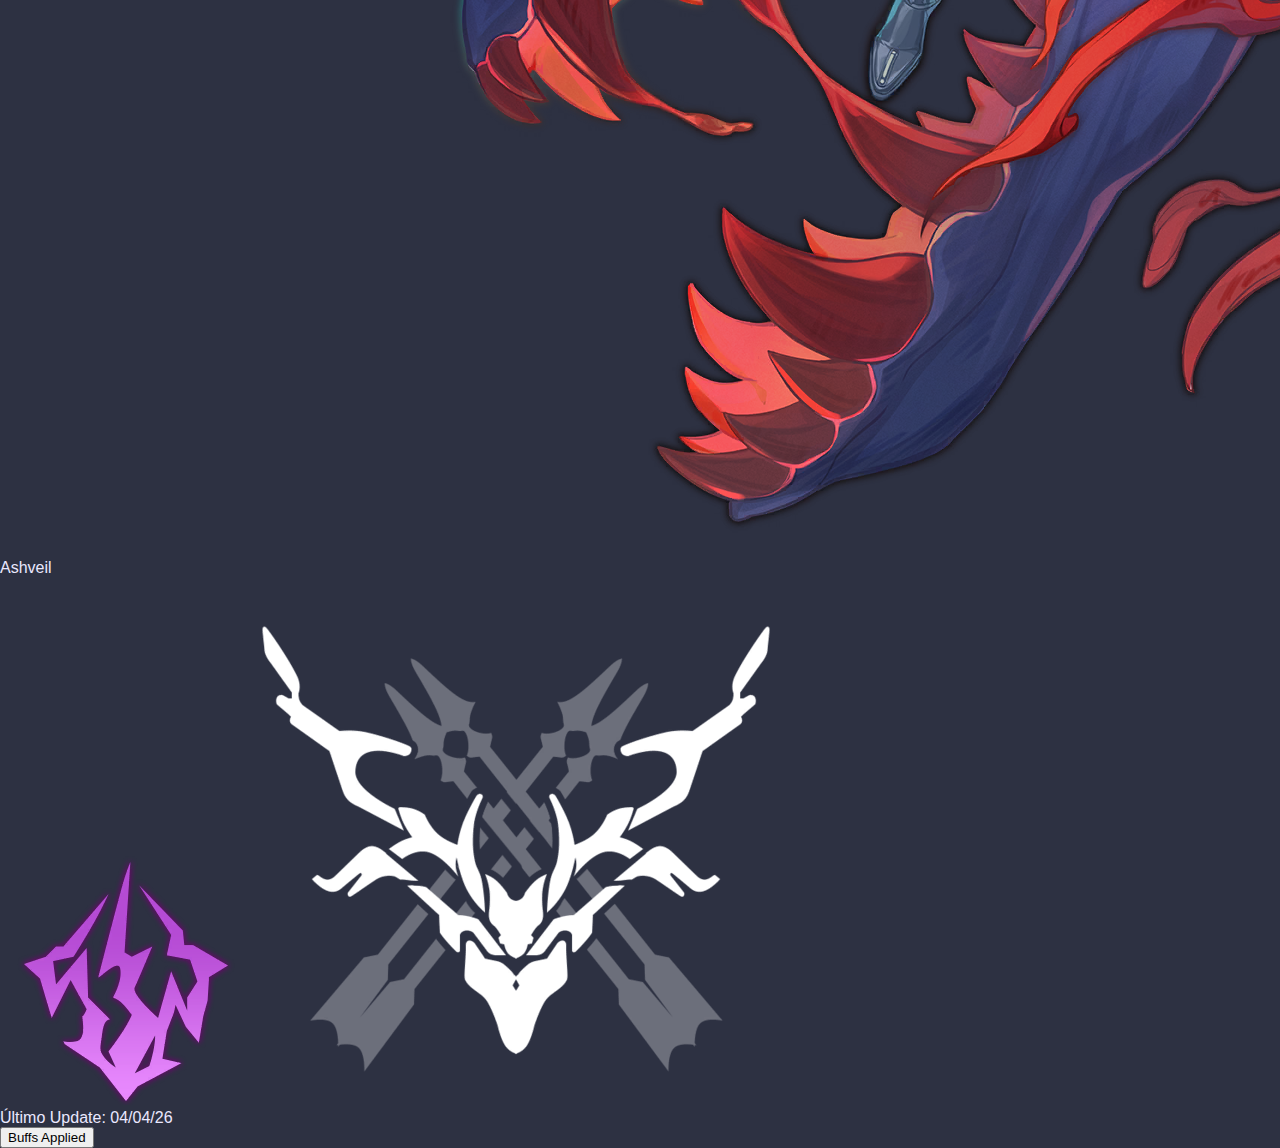
<file: Ashveil.html>
<!DOCTYPE html>
<html lang="pt-br">

<head>
    <meta charset="UTF-8">
    <meta name="viewport" content="width=device-width, initial-scale=1.0">
    <title>Ashveil Build</title>
    <meta name="description" content="My personal project for HSR">
    <meta name="keywords" content="HSR">
    <meta name="author" content="Kiyoshi Kurokawa">
    <link rel="stylesheet" href="css/mainStyle.css">
    <link rel="stylesheet" href="css/char.css">
    <link rel="icon" href="assets/bg.png">
    <script src="js/enhance.js" defer></script>
</head>

<body>
    <div>
        <header>
            <div class="close">
                <button>
                    <a href="index.html">
                        <img src="assets/QuitIcon.png" alt="Return">
                    </a>
                </button>
            </div>
        </header>
        <main>
            <div class="full-container">
                <div class="character-intro">
                    <div class="basic-info">
                        <div class="splash-art five-star">
                            <img src="assets/characters/splash/1504.png" alt="Ashveil"
                                style="object-position: 52% 35%;" class="char-avatar">
                            <div class="full-info">
                                <div class="char-name">
                                    <p>Ashveil</p>
                                </div>
                                <div>
                                    <span class="char-element">
                                        <img src="assets/elements/Thunder.png" alt="Lightning">
                                    </span>
                                    <span class="char-path">
                                        <img src="assets/path/Hunt.png" alt="The Hunt">
                                    </span>
                                </div>
                            </div>
                        </div>
                    </div>
                    <div id="update-section">
                        <span>Último Update: </span> <span id="update-date">04/04/26</span>
                    </div>
                    <div id="char-buff" class="enhanced-enabled unactive-buff">
                        <button onclick="enhanceStatus()">
                            <span>
                                Buffs Applied
                            </span>
                        </button>
                    </div>
                </div>
                <div class="character-build">
                    <div class="build-container">
                        <div>
                            <div class="full-build">
                                <div class="build-section">
                                    <div>
                                        <div>
                                            <h1>Status Recomendados</h1>
                                        </div>
                                        <div class="status-table">
                                            <table>
                                                <tr>
                                                    <td>
                                                        <img src="assets/IconAttack.png" alt="ATK">
                                                    </td>
                                                    <td>ATK</td>
                                                    <td>Cruising in the Stellar Sea</td>
                                                    <td>3.501+</td>
                                                </tr>
                                                <tr>
                                                    <td>
                                                        <img src="assets/IconCriticalChance.png"
                                                            alt="CRIT Rate">
                                                    </td>
                                                    <td>CRIT Rate</td>
                                                    <td></td>
                                                    <td>90%-100%</td>
                                                </tr>
                                                <tr>
                                                    <td>
                                                        <img src="assets/IconCriticalDamage.png"
                                                            alt="CRIT DMG">
                                                    </td>
                                                    <td>CRIT DMG</td>
                                                    <td></td>
                                                    <td>130%~140%+</td>
                                                </tr>
                                            </table>
                                        </div>
                                    </div>
                                </div>
                                <div class="build-section">
                                    <div>
                                        <div>
                                            <h1>Light Cones</h1>
                                        </div>
                                        <div class="lightcones-section">
                                            <div class="lightcones">
                                                <span class="lc-impo">S5</span>
                                                <img src="assets/lightcones/hunt/24001.png"
                                                    alt="LC The Hunt DU">
                                                <span class="lc-name">Cruising in the Stellar Sea</span>
                                            </div>
                                        </div>
                                    </div>
                                </div>
                            </div>
                        </div>
                        <div>
                            <div class="full-build">
                                <div class="build-section">
                                    <div class="char-equips">
                                        <div>
                                            <h1>Relíquias</h1>
                                        </div>
                                        <div>
                                            <div>
                                                <h2>The Ashblazing Grand Duke</h2>
                                            </div>
                                            <div class="relics-container">
                                                <div>
                                                    <img class="relics-images" src="assets/relics/115_0.png"
                                                        alt="Capacete">
                                                </div>
                                                <div>
                                                    <img class="relics-images" src="assets/relics/115_1.png"
                                                        alt="Luva">
                                                </div>
                                                <div>
                                                    <img class="relics-images" src="assets/relics/115_2.png"
                                                        alt="Peito">
                                                </div>
                                                <div>
                                                    <img class="relics-images" src="assets/relics/115_3.png"
                                                        alt="Bota">
                                                </div>
                                            </div>
                                            <div class="relics-container">
                                                <div>
                                                    <p>HP</p>
                                                </div>
                                                <div>
                                                    <p>ATK</p>
                                                </div>
                                                <div>
                                                    <p>CRIT</p>
                                                </div>
                                                <div>
                                                    <p>ATK</p>
                                                </div>
                                            </div>
                                        </div>
                                    </div>
                                </div>
                                <div class="build-section">
                                    <div class="char-equips">
                                        <div>
                                            <h1>Ornamentos</h1>
                                        </div>
                                        <div>
                                            <div>
                                                <h2>Duran, Dynasty of Running Wolves</h2>
                                            </div>
                                            <div class="relics-container">
                                                <div>
                                                    <img class="relics-images" src="assets/relics/315_0.png"
                                                        alt="Esfera">
                                                </div>
                                                <div>
                                                    <img class="relics-images" src="assets/relics/315_1.png"
                                                        alt="Corda">
                                                </div>
                                            </div>
                                            <div class="relics-container">
                                                <div>
                                                    <p>ATK</p>
                                                </div>
                                                <div>
                                                    <p>ATK</p>
                                                </div>
                                            </div>
                                        </div>
                                    </div>
                                </div>
                            </div>
                        </div>
                    </div>
                </div>
            </div>
    </div>
    </main>
    <footer>
    </footer>
    </div>
</body>

</html>
</file>
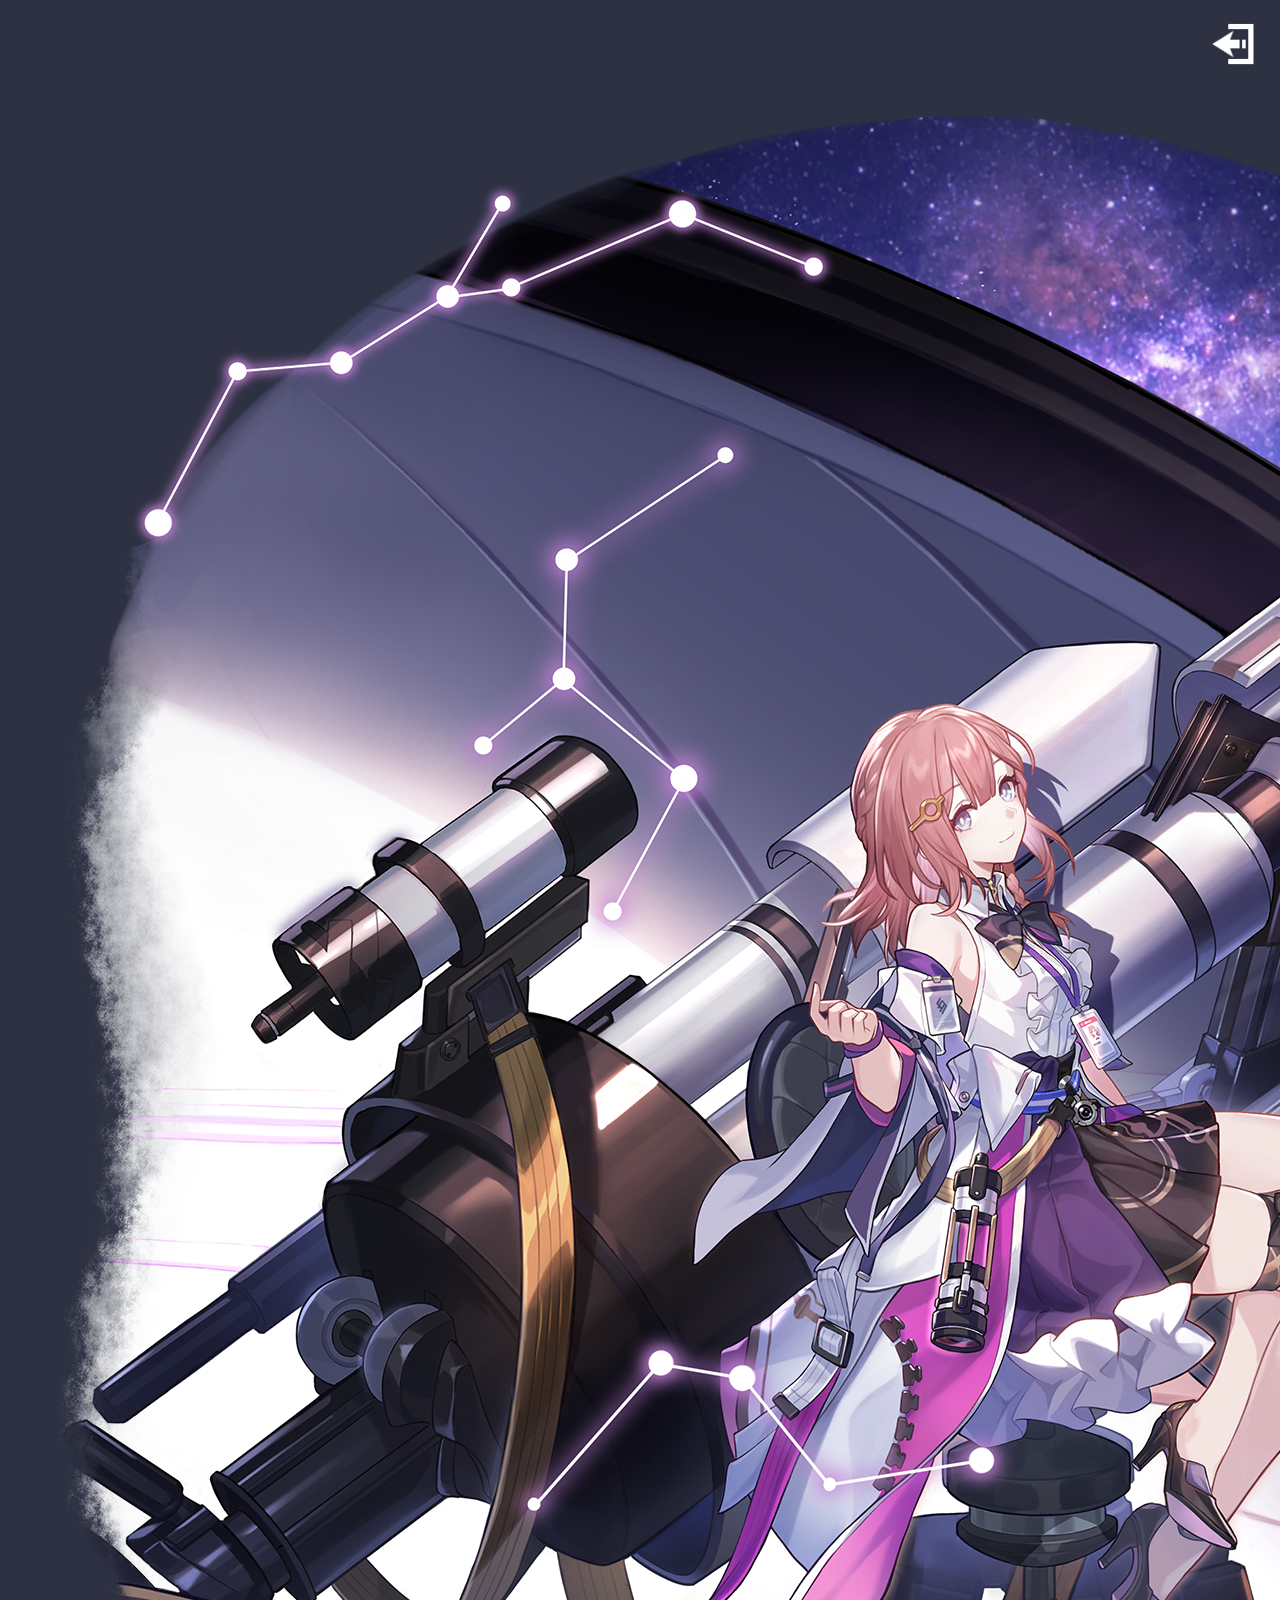
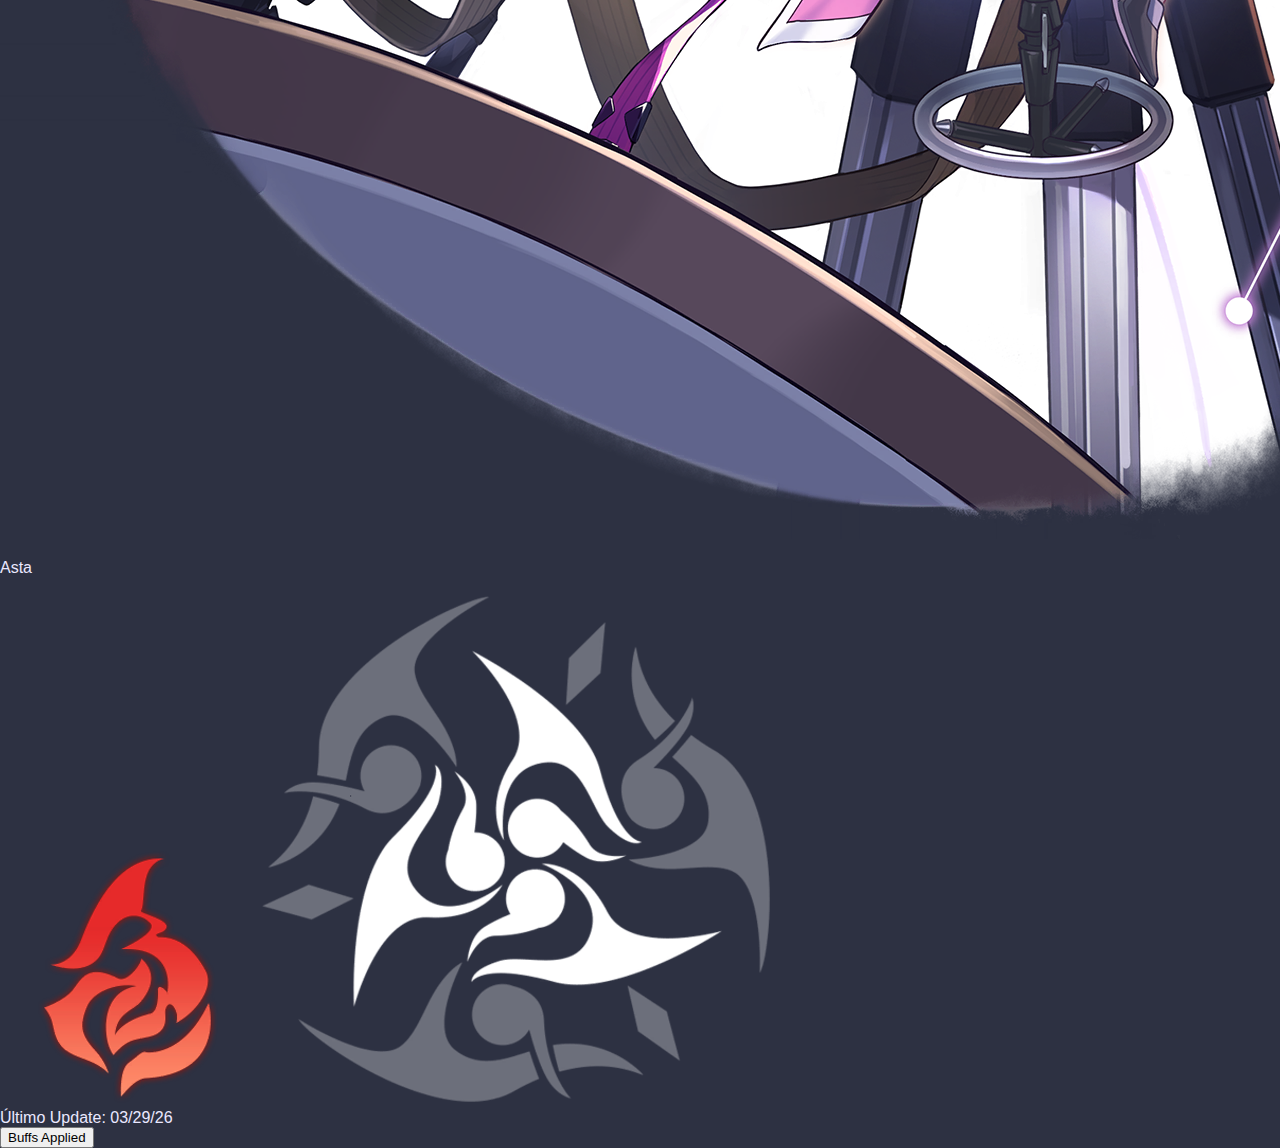
<file: Asta.html>
<!DOCTYPE html>
<html lang="pt-br">

<head>
    <meta charset="UTF-8">
    <meta name="viewport" content="width=device-width, initial-scale=1.0">
    <title>Asta Build</title>
    <meta name="description" content="My personal project for HSR">
    <meta name="keywords" content="HSR">
    <meta name="author" content="Kiyoshi Kurokawa">
    <link rel="stylesheet" href="css/mainStyle.css">
    <link rel="stylesheet" href="css/char.css">
    <link rel="icon" href="assets/bg.png">
    <script src="js/enhance.js" defer></script>
</head>

<body>
    <div>
        <header>
            <div class="close">
                <button>
                    <a href="index.html">
                        <img src="assets/QuitIcon.png" alt="Return">
                    </a>
                </button>
            </div>
        </header>
        <main>
            <div class="full-container">
                <div class="character-intro">
                    <div class="basic-info">
                        <div class="splash-art four-star">
                            <img src="assets/characters/splash/1009.png" alt="Asta"
                                style="object-position: 47% 39%;" class="char-avatar">
                            <div class="full-info">
                                <div class="char-name">
                                    <p>Asta</p>
                                </div>
                                <div>
                                    <span class="char-element">
                                        <img src="assets/elements/Fire.png" alt="Fire">
                                    </span>
                                    <span class="char-path">
                                        <img src="assets/path/Harmony.png" alt="Harmony">
                                    </span>
                                </div>
                            </div>
                        </div>
                    </div>
                    <div id="update-section">
                        <span>Último Update: </span> <span id="update-date">03/29/26</span>
                    </div>
                    <div id="char-buff" class="enhanced-enabled unactive-buff">
                        <button onclick="enhanceStatus()">
                            <span>
                                Buffs Applied
                            </span>
                        </button>
                    </div>
                </div>
                <div class="character-build">
                    <div class="build-container">
                        <div>
                            <div class="full-build">
                                <div class="build-section">
                                    <div>
                                        <div>
                                            <h1>Status Recomendados</h1>
                                        </div>
                                        <div class="status-table">
                                            <table>
                                                <tr>
                                                    <td>
                                                        <img src="assets/IconSpeed.png" alt="Speed">
                                                    </td>
                                                    <td>SPD</td>
                                                    <td></td>
                                                    <td>161+</td>
                                                </tr>
                                            </table>
                                        </div>
                                    </div>
                                </div>
                                <div class="build-section">
                                    <div>
                                        <div>
                                            <h1>Light Cones</h1>
                                        </div>
                                        <div class="lightcones-section">
                                            <div class="lightcones">
                                                <span class="lc-impo">S1</span>
                                                <img src="assets/lightcones/harmony/21046.png"
                                                    alt="LC Standard Himeko">
                                                <span class="lc-name"><abbr title="Junto da Hibana + Yao">Poised to Bloom</abbr></span>
                                            </div>
                                            <div class="lightcones">
                                                <span class="lc-impo">S3</span>
                                                <img src="assets/lightcones/harmony/21018.png"
                                                    alt="LC Pom Pom Evento">
                                                <span class="lc-name">Dance! Dance! Dance!</span>
                                            </div>
                                        </div>
                                    </div>
                                </div>
                            </div>
                        </div>
                        <div>
                            <div class="full-build">
                                <div class="build-section">
                                    <div class="char-equips">
                                        <div>
                                            <h1>Relíquias</h1>
                                        </div>
                                        <div>
                                            <div>
                                                <h2>Messenger Traversing Hackerspace</h2>
                                            </div>
                                            <div class="relics-container">
                                                <div>
                                                    <img class="relics-images" src="assets/relics/114_0.png"
                                                        alt="Capacete">
                                                </div>
                                                <div>
                                                    <img class="relics-images" src="assets/relics/114_1.png"
                                                        alt="Luva">
                                                </div>
                                                <div>
                                                    <img class="relics-images" src="assets/relics/114_2.png"
                                                        alt="Peito">
                                                </div>
                                                <div>
                                                    <img class="relics-images" src="assets/relics/114_3.png"
                                                        alt="Bota">
                                                </div>
                                            </div>
                                            <div class="relics-container">
                                                <div>
                                                    <p>HP</p>
                                                </div>
                                                <div>
                                                    <p>ATK</p>
                                                </div>
                                                <div>
                                                    <p>HP<br>DEF</p>
                                                </div>
                                                <div>
                                                    <p>SPD</p>
                                                </div>
                                            </div>
                                        </div>
                                    </div>
                                </div>
                                <div class="build-section">
                                    <div class="char-equips">
                                        <div>
                                            <h1>Ornamentos</h1>
                                        </div>
                                        <div>
                                            <div>
                                                <h2>Lushaka, the Sunken Seas</h2>
                                            </div>
                                            <div class="relics-container">
                                                <div>
                                                    <img class="relics-images" src="assets/relics/317_0.png"
                                                        alt="Esfera">
                                                </div>
                                                <div>
                                                    <img class="relics-images" src="assets/relics/317_1.png"
                                                        alt="Corda">
                                                </div>
                                            </div>
                                            <div class="relics-container">
                                                <div>
                                                    <p>HP<br>DEF</p>
                                                </div>
                                                <div>
                                                    <p>ERR</p>
                                                </div>
                                            </div>
                                        </div>
                                    </div>
                                </div>
                            </div>
                        </div>
                    </div>
                </div>
            </div>
    </div>
    </main>
    <footer>
    </footer>
    </div>
</body>

</html>
</file>
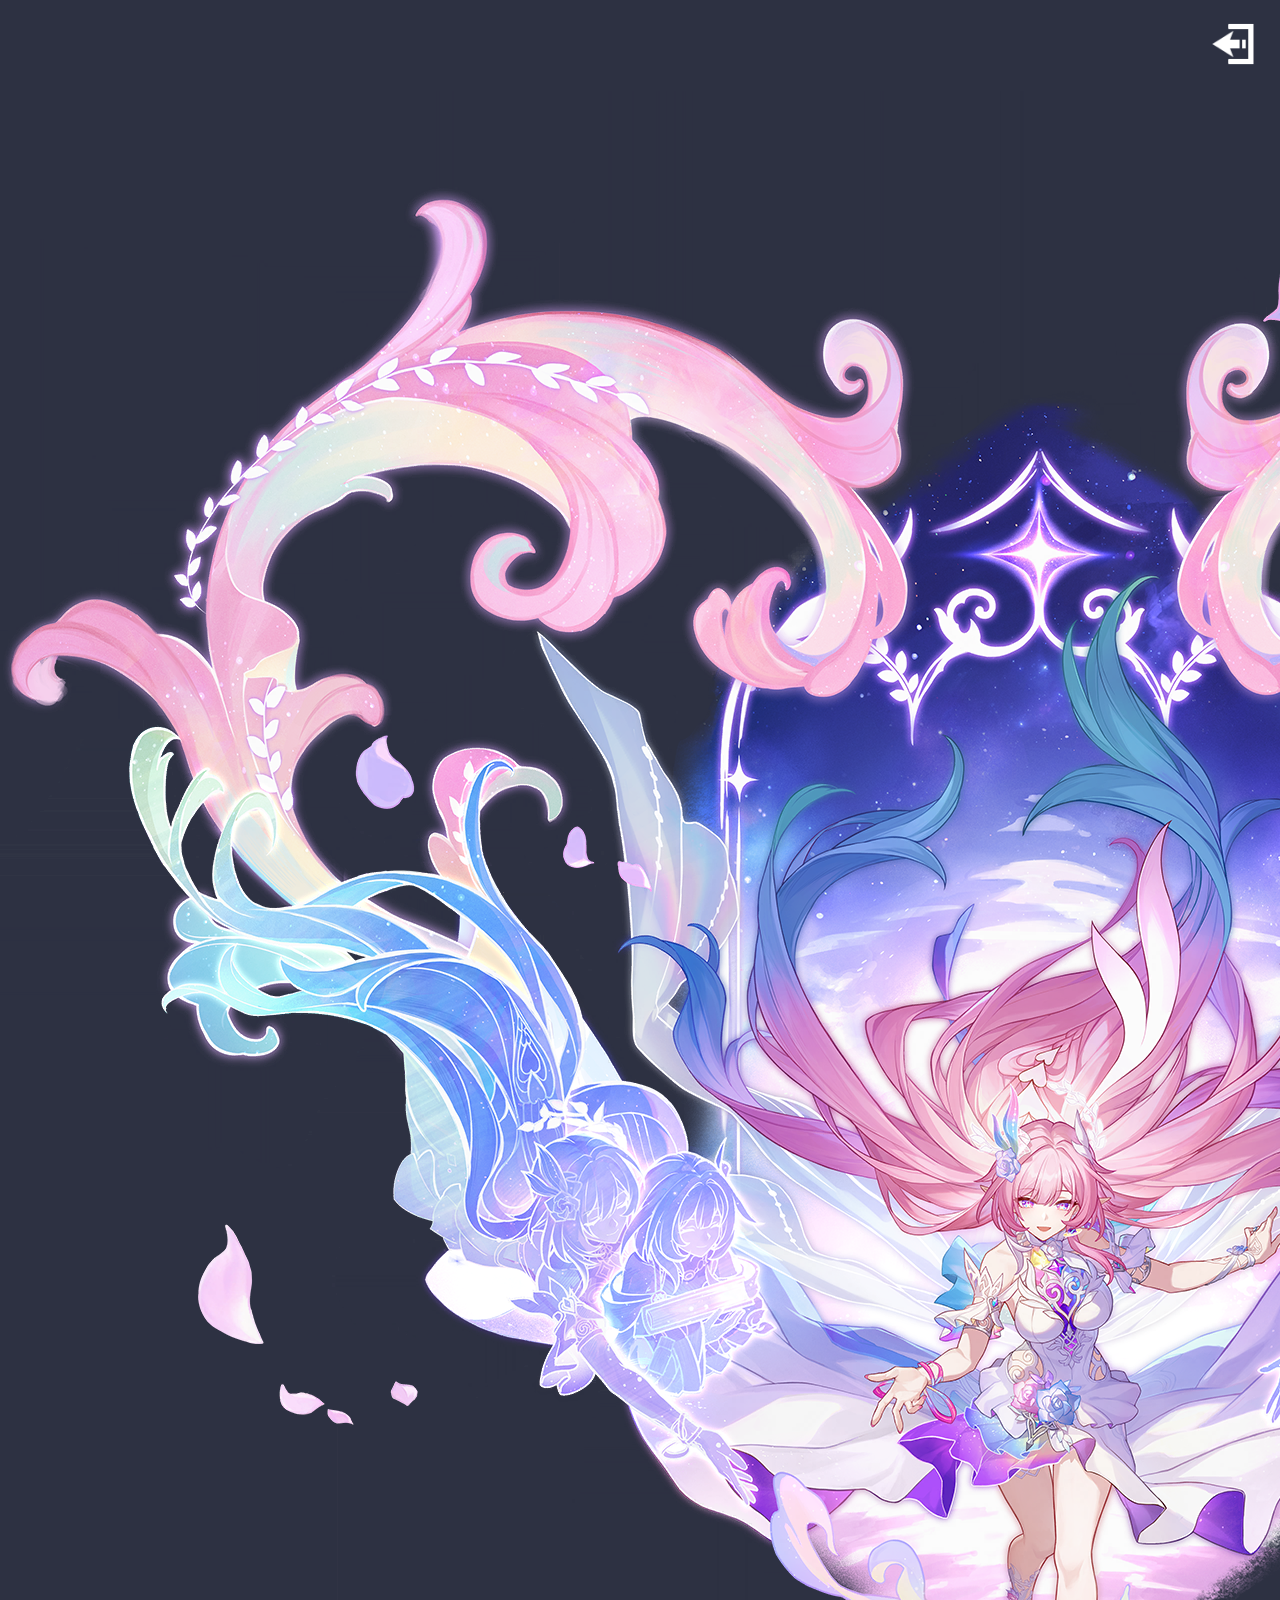
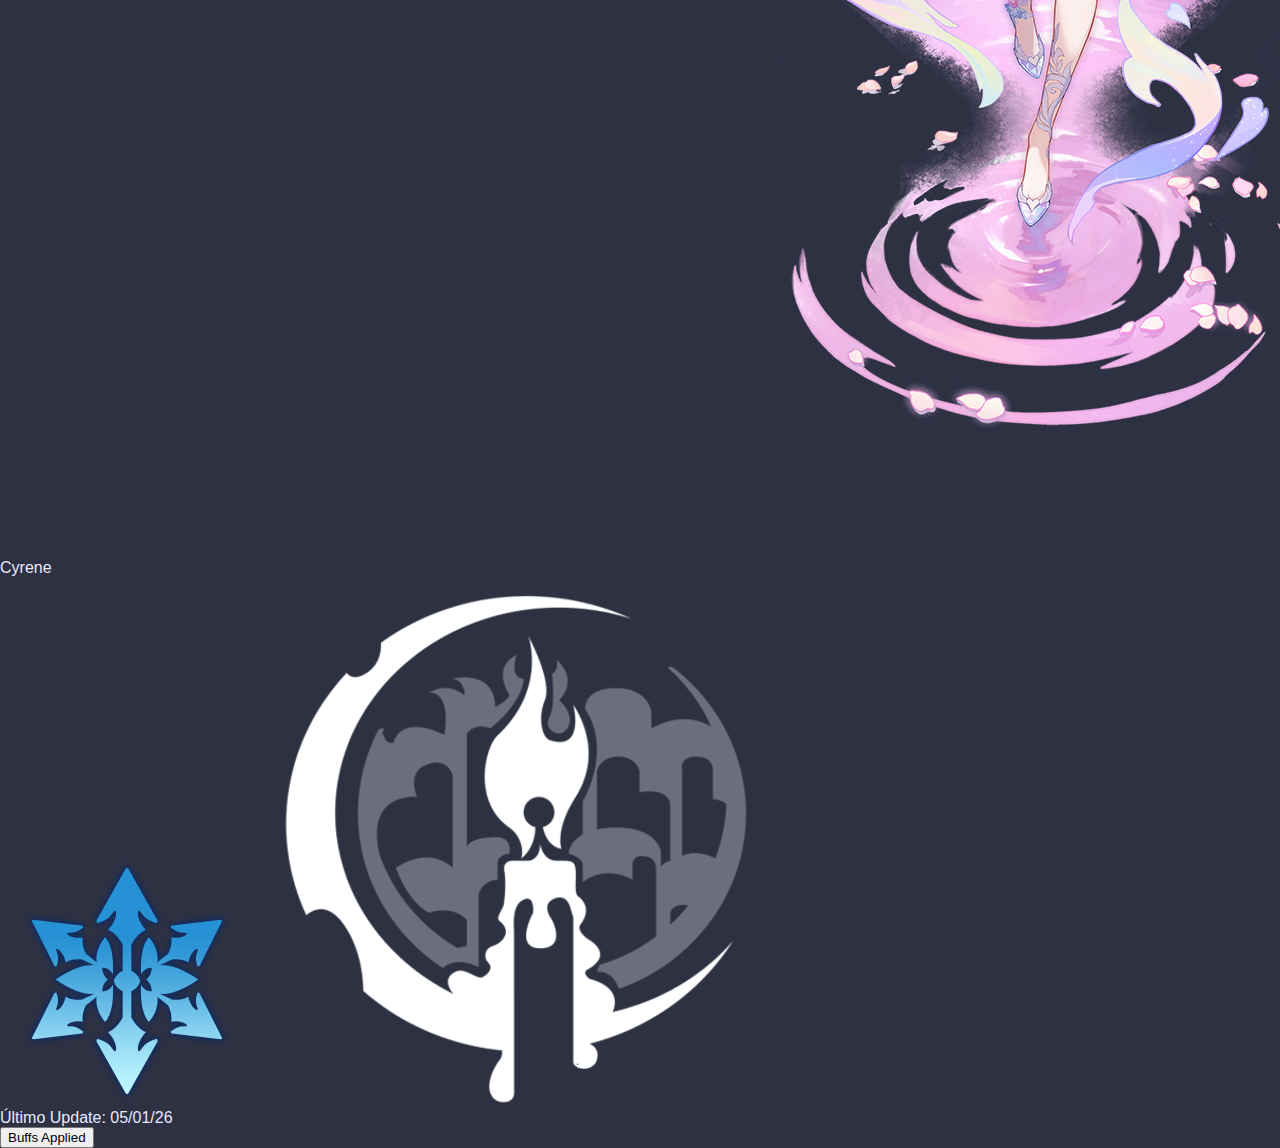
<file: Cyrene.html>
<!DOCTYPE html>
<html lang="pt-br">

<head>
    <meta charset="UTF-8">
    <meta name="viewport" content="width=device-width, initial-scale=1.0">
    <title>Cyrene Build</title>
    <meta name="description" content="My personal project for HSR">
    <meta name="keywords" content="HSR">
    <meta name="author" content="Kiyoshi Kurokawa">
    <link rel="stylesheet" href="css/mainStyle.css">
    <link rel="stylesheet" href="css/char.css">
    <link rel="icon" href="assets/bg.png">
    <script src="js/enhance.js" defer></script>
    <script src="js/tabs.js" defer></script>
    <script src="js/random.js" defer></script>
</head>

<body>
    <div>
        <header>
            <div class="close">
                <button>
                    <a href="index.html">
                        <img src="assets/QuitIcon.png" alt="Return">
                    </a>
                </button>
            </div>
        </header>
        <main>
            <div class="full-container">
                <div class="character-intro">
                    <div class="basic-info">
                        <div class="splash-art five-star">
                            <img src="assets/characters/splash/1415.png" alt="Cyrene"
                                style="object-position: 51% 60%;" class="char-avatar">
                            <div class="full-info">
                                <div class="char-name">
                                    <p>Cyrene</p>
                                </div>
                                <div>
                                    <span class="char-element">
                                        <img src="assets/elements/Ice.png" alt="Ice">
                                    </span>
                                    <span class="char-path">
                                        <img src="assets/path/Remembrance.png" alt="Remembrance">
                                    </span>
                                </div>
                            </div>
                        </div>
                    </div>
                    <div id="update-section">
                        <span>Último Update: </span> <span id="update-date">05/01/26</span>
                    </div>
                    <div id="char-buff" class="enhanced-enabled unactive-buff">
                        <button onclick="enhanceStatus()">
                            <span>
                                Buffs Applied
                            </span>
                        </button>
                    </div>
                </div>
                <div class="character-build">
                    <div class="build-container">
                        <div>
                            <div class="full-build">
                                <div class="build-section">
                                    <div>
                                        <div>
                                            <h1>Status Recomendados</h1>
                                        </div>
                                        <div class="status-table">
                                            <table>
                                                <tr>
                                                    <td>
                                                        <img src="assets/IconMaxHP.png" alt="HP">
                                                    </td>
                                                    <td>HP</td>
                                                    <td>Memory's Curtain Never Falls</td>
                                                    <td>4.500+</td>
                                                </tr>
                                                <tr>
                                                    <td>
                                                        <img src="assets/IconCriticalChance.png"
                                                            alt="CRIT Rate">
                                                    </td>
                                                    <td>CRIT Rate</td>
                                                    <td></td>
                                                    <td>40%~50%</td>
                                                </tr>
                                                <tr>
                                                    <td>
                                                        <img src="assets/IconCriticalDamage.png"
                                                            alt="CRIT DMG">
                                                    </td>
                                                    <td>CRIT DMG</td>
                                                    <td></td>
                                                    <td>100%+</td>
                                                </tr>
                                                <tr>
                                                    <td>
                                                        <img src="assets/IconSpeed.png" alt="Speed">
                                                    </td>
                                                    <td>SPD</td>
                                                    <td></td>
                                                    <td>180+</td>
                                                </tr>
                                            </table>
                                        </div>
                                    </div>
                                </div>
                                <div class="build-section">
                                    <div>
                                        <div>
                                            <h1>Light Cones</h1>
                                        </div>
                                        <div class="lightcones-section">
                                            <div class="lightcones">
                                                <span class="lc-impo">S5</span>
                                                <img src="assets/lightcones/remembrance/24005.png"
                                                    alt="LC DU Remembrance">
                                                <span class="lc-name">Memory's Curtain Never Falls</span>
                                            </div>
                                        </div>
                                    </div>
                                </div>
                            </div>
                        </div>
                        <div>
                            <div class="full-build">
                                <div class="build-section">
                                    <div class="char-equips">
                                        <div>
                                            <h1>Relíquias</h1>
                                        </div>
                                        <div>
                                            <div>
                                                <h2 id="set-name" class="set-name"></h2>
                                            </div>
                                            <div class="relics-container">
                                                <div>
                                                    <img id="head" class="relics-images set-image" src=""
                                                        alt="Capacete">
                                                </div>
                                                <div>
                                                    <img id="glove" class="relics-images set-image" src=""
                                                        alt="Luva">
                                                </div>
                                                <div>
                                                    <img id="chest" class="relics-images set-image" src=""
                                                        alt="Peito">
                                                </div>
                                                <div>
                                                    <img id="boots" class="relics-images set-image" src=""
                                                        alt="Bota">
                                                </div>
                                            </div>
                                            <div class="relics-container">
                                                <div>
                                                    <p>HP</p>
                                                </div>
                                                <div>
                                                    <p>ATK</p>
                                                </div>
                                                <div>
                                                    <p>CRIT</p>
                                                </div>
                                                <div>
                                                    <p>SPD</p>
                                                </div>
                                            </div>
                                        </div>
                                    </div>
                                </div>
                                <div class="build-section">
                                    <div class="char-equips">
                                        <div>
                                            <h1>Ornamentos</h1>
                                        </div>
                                        <div>
                                            <div>
                                                <h2>Sprightly Vonwacq</h2>
                                            </div>
                                            <div class="relics-container">
                                                <div>
                                                    <img class="relics-images" src="assets/relics/308_0.png"
                                                        alt="Esfera">
                                                </div>
                                                <div>
                                                    <img class="relics-images" src="assets/relics/308_1.png"
                                                        alt="Corda">
                                                </div>
                                            </div>
                                            <div class="relics-container">
                                                <div>
                                                    <p>ICE <br>DMG</p>
                                                </div>
                                                <div>
                                                    <p>HP</p>
                                                </div>
                                            </div>
                                        </div>
                                    </div>
                                </div>
                            </div>
                        </div>
                    </div>
                </div>
            </div>
    </div>
    </main>
    <footer>
    </footer>
    </div>
</body>

</html>
</file>
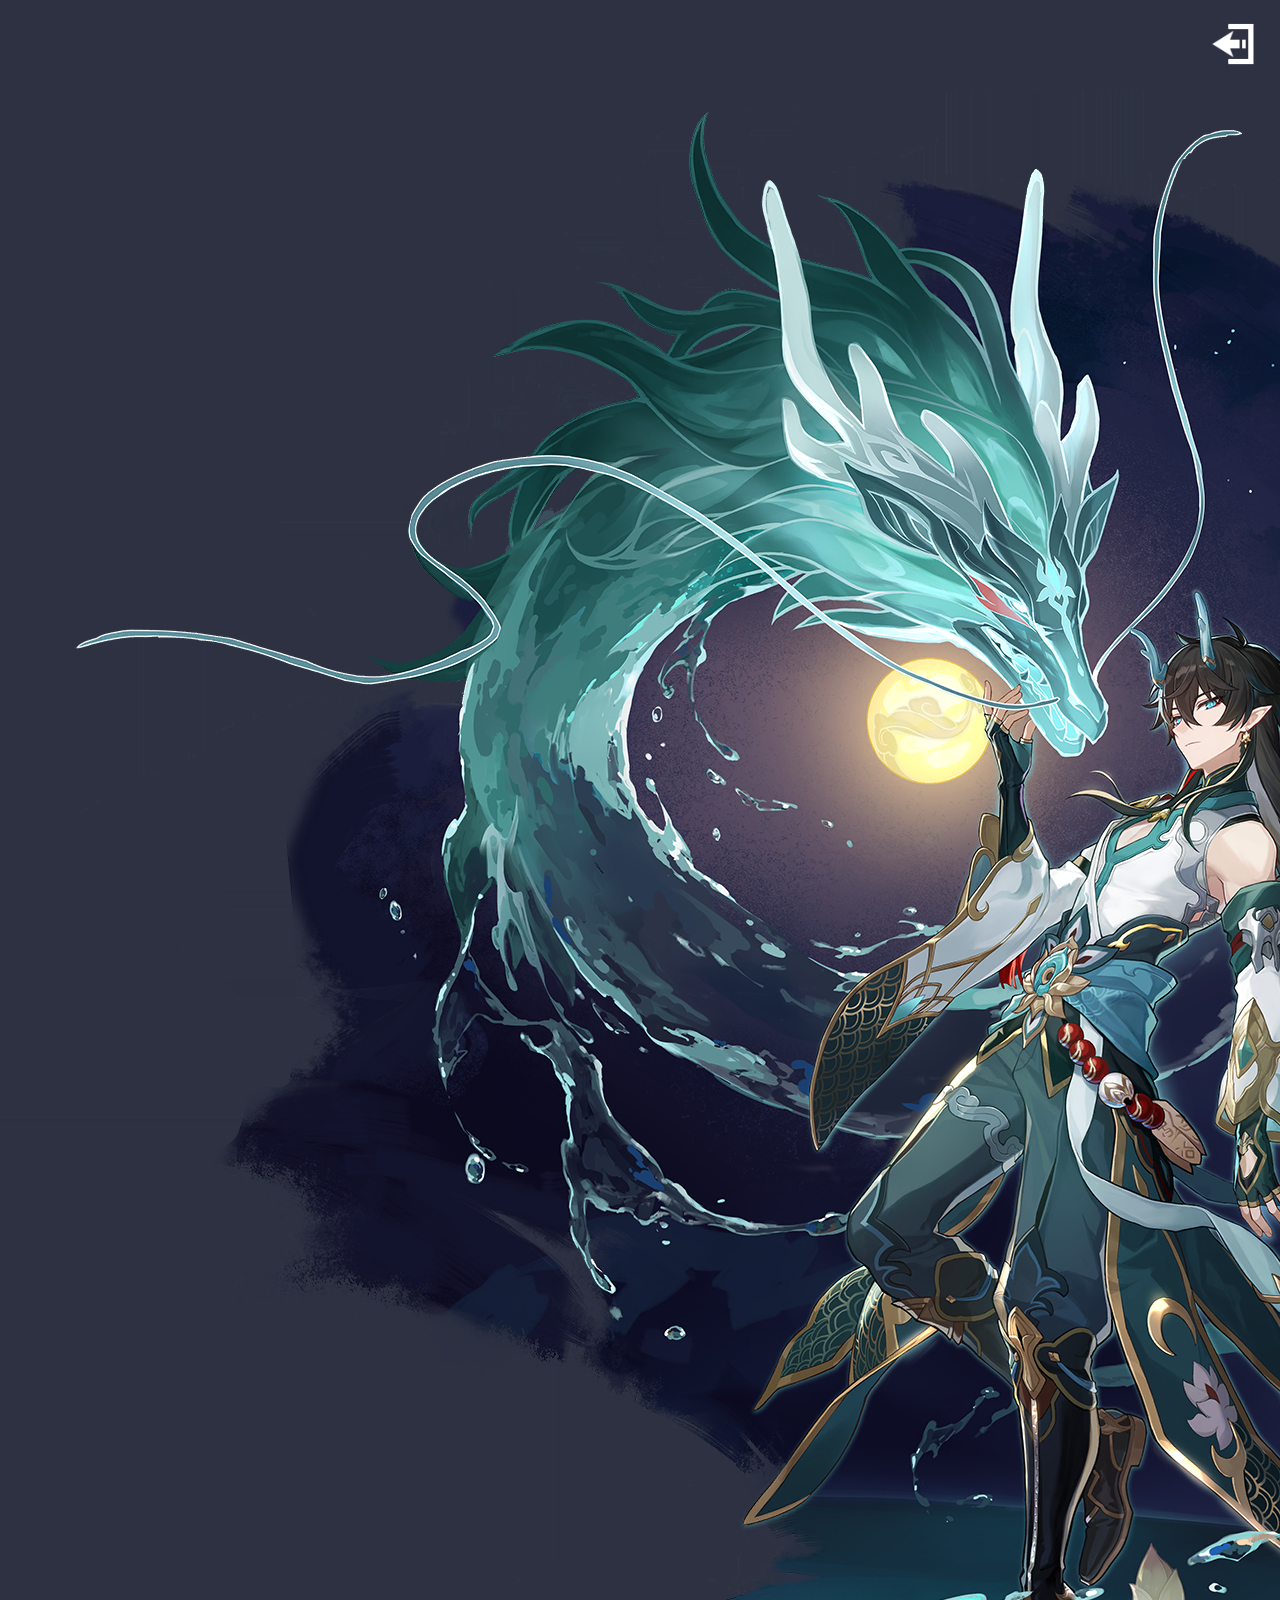
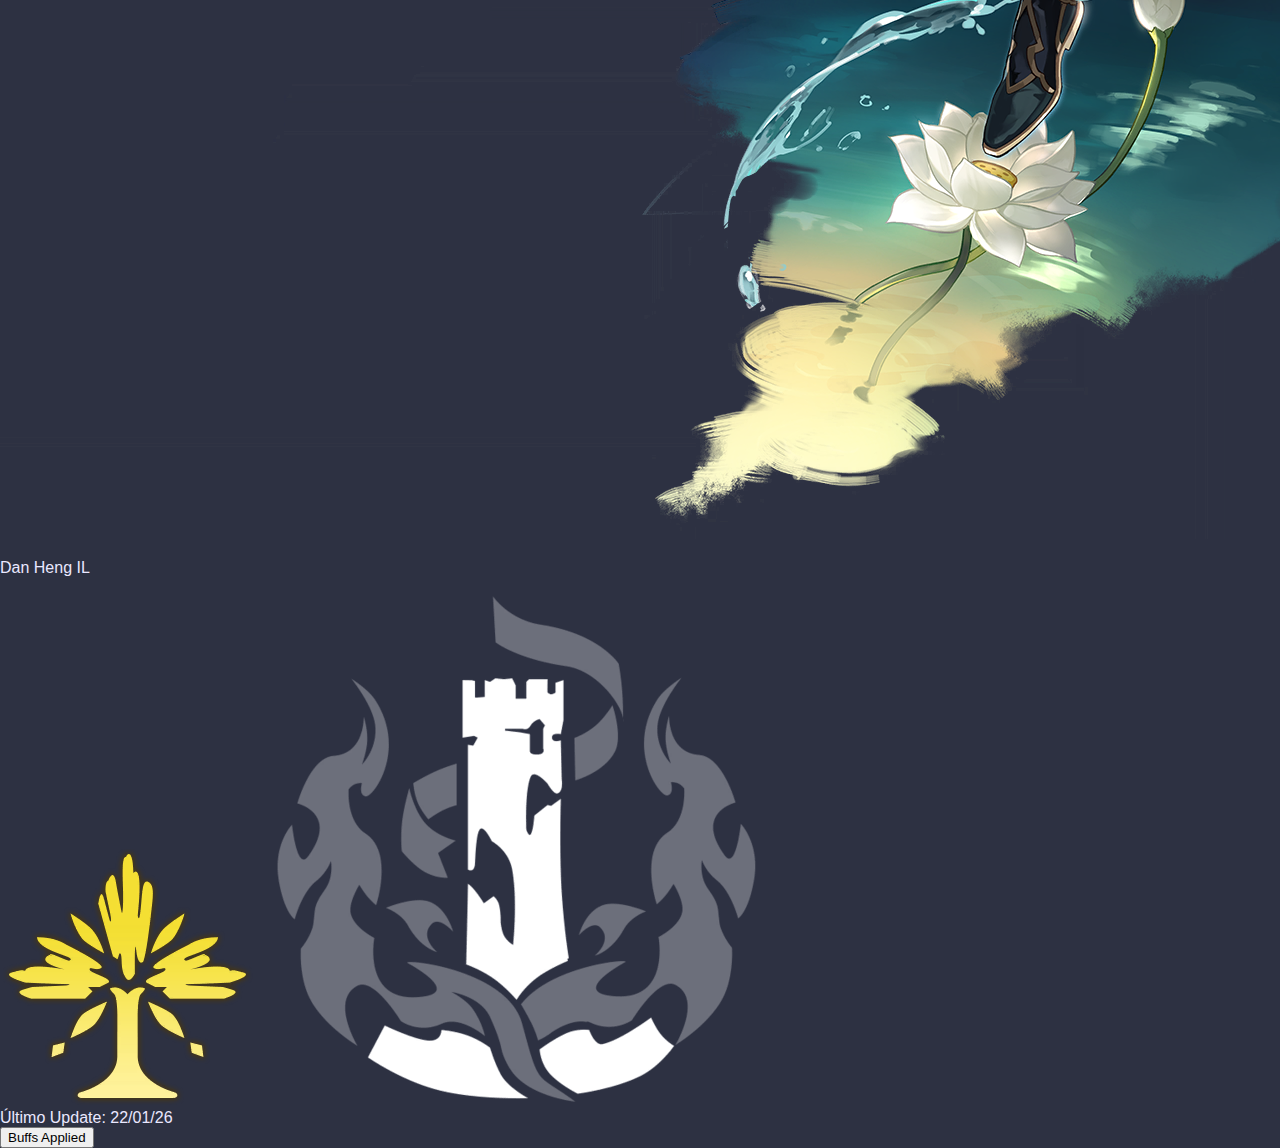
<file: DanHengIL.html>
<!DOCTYPE html>
<html lang="pt-br">

<head>
    <meta charset="UTF-8">
    <meta name="viewport" content="width=device-width, initial-scale=1.0">
    <title>Dan Heng Imbibitor Lunae Build</title>
    <meta name="description" content="My personal project for HSR">
    <meta name="keywords" content="HSR">
    <meta name="author" content="Kiyoshi Kurokawa">
    <link rel="stylesheet" href="css/mainStyle.css">
    <link rel="stylesheet" href="css/char.css">
    <link rel="icon" href="assets/bg.png">
    <script src="js/enhance.js" defer></script>
    <script src="js/random_atk.js" defer></script>
</head>

<body>
    <div>
        <header>
            <div class="close">
                <button>
                    <a href="index.html">
                        <img src="assets/QuitIcon.png" alt="Return">
                    </a>
                </button>
            </div>
        </header>
        <main>
            <div class="full-container">
                <div class="character-intro">
                    <div class="basic-info">
                        <div class="splash-art five-star">
                            <img src="assets/characters/splash/1213.png" alt="Dan il" style="object-position: 60% 32%;"
                                class="char-avatar">
                            <div class="full-info">
                                <div class="char-name">
                                    <p>Dan Heng IL</p>
                                </div>
                                <div>
                                    <span class="char-element">
                                        <img src="assets/elements/Imaginary.png" alt="Imaginary">
                                    </span>
                                    <span class="char-path">
                                        <img src="assets/path/Destruction.png" alt="Destruction">
                                    </span>
                                </div>
                            </div>
                        </div>
                    </div>
                    <div id="update-section">
                        <span>Último Update: </span> <span id="update-date">22/01/26</span>
                    </div>
                    <div id="char-buff" class="enhanced-enabled unactive-buff">
                        <button onclick="enhanceStatus()">
                            <span>
                                Buffs Applied
                            </span>
                        </button>
                    </div>
                </div>
                <div class="character-build">
                    <div class="build-container">
                        <div>
                            <div class="full-build">
                                <div class="build-section">
                                    <div>
                                        <div>
                                            <h1>Status Recomendados</h1>
                                        </div>
                                        <div class="status-table">
                                            <table>
                                                <tr>
                                                    <td rowspan="3">
                                                        <img src="assets/IconAttack.png" alt="ATK">
                                                    </td>
                                                    <td rowspan="3">ATK</td>
                                                    <td>On the Fall of an Aeon</td>
                                                    <td>2.967+</td>
                                                </tr>
                                                <tr>
                                                    <td>Something Irreplaceable</td>
                                                    <td>3.386+</td>
                                                </tr>
                                                <tr>
                                                    <td>A Secret Vow</td>
                                                    <td>2.856+</td>
                                                </tr>
                                                <tr>
                                                    <td>
                                                        <img src="assets/IconCriticalChance.png" alt="CRIT Rate">
                                                    </td>
                                                    <td>CRIT Rate</td>
                                                    <td></td>
                                                    <td>80%+</td>
                                                </tr>
                                                <tr>
                                                    <td>
                                                        <img src="assets/IconCriticalDamage.png" alt="CRIT DMG">
                                                    </td>
                                                    <td>CRIT DMG</td>
                                                    <td></td>
                                                    <td>125%~135%+</td>
                                                </tr>
                                            </table>
                                        </div>
                                    </div>
                                </div>
                                <div class="build-section">
                                    <div>
                                        <div>
                                            <h1>Light Cones</h1>
                                        </div>
                                        <div class="lightcones-section">
                                            <div class="lightcones">
                                                <span class="lc-impo">S5</span>
                                                <img src="assets/lightcones/destruction/24000.png"
                                                    alt="LC DU Destruction">
                                                <span class="lc-name">On the Fall of an Aeon</span>
                                            </div>
                                            <div class="lightcones">
                                                <span class="lc-impo">S1</span>
                                                <img src="assets/lightcones/destruction/23002.png"
                                                    alt="LC DU Remembrance">
                                                <span class="lc-name">Something Irrepleaceable</span>
                                            </div>
                                            <div class="lightcones">
                                                <span class="lc-impo">S5</span>
                                                <img src="assets/lightcones/destruction/21012.png"
                                                    alt="LC DU Remembrance">
                                                <span class="lc-name">A Secret Vow</span>
                                            </div>
                                        </div>
                                    </div>
                                </div>
                            </div>
                        </div>
                        <div>
                            <div class="full-build">
                                <div class="build-section">
                                    <div class="char-equips">
                                        <div>
                                            <h1>Relíquias</h1>
                                        </div>
                                        <div>
                                            <div>
                                                <h2 id="set-name" class="set-name"></h2>
                                            </div>
                                            <div class="relics-container">
                                                <div>
                                                    <img class="relics-images" src="assets/relics/112_0.png"
                                                        alt="Capacete">
                                                </div>
                                                <div>
                                                    <img class="relics-images" src="assets/relics/112_1.png" alt="Luva">
                                                </div>
                                                <div>
                                                    <img id="chest" class="relics-images set-image" src=""
                                                        alt="Peito">
                                                </div>
                                                <div>
                                                    <img id="boots" class="relics-images set-image" src="" alt="Bota">
                                                </div>
                                            </div>
                                            <div class="relics-container">
                                                <div>
                                                    <p>HP</p>
                                                </div>
                                                <div>
                                                    <p>ATK</p>
                                                </div>
                                                <div>
                                                    <p>CRIT</p>
                                                </div>
                                                <div>
                                                    <p>ATK</p>
                                                </div>
                                            </div>
                                        </div>
                                    </div>
                                </div>
                                <div class="build-section">
                                    <div class="char-equips">
                                        <div>
                                            <h1>Ornamentos</h1>
                                        </div>
                                        <div>
                                            <div>
                                                <h2>Tengoku@Livestream</h2>
                                            </div>
                                            <div class="relics-container">
                                                <div>
                                                    <img class="relics-images" src="assets/relics/324_0.png"
                                                        alt="Esfera">
                                                </div>
                                                <div>
                                                    <img class="relics-images" src="assets/relics/324_1.png"
                                                        alt="Corda">
                                                </div>
                                            </div>
                                            <div class="relics-container">
                                                <div>
                                                    <p>IMG<BR>DMG</p>
                                                </div>
                                                <div>
                                                    <p>ATK</p>
                                                </div>
                                            </div>
                                        </div>
                                    </div>
                                </div>
                            </div>
                        </div>
                    </div>
                </div>
            </div>
    </div>
    </main>
    <footer>
    </footer>
    </div>
</body>

</html>
</file>
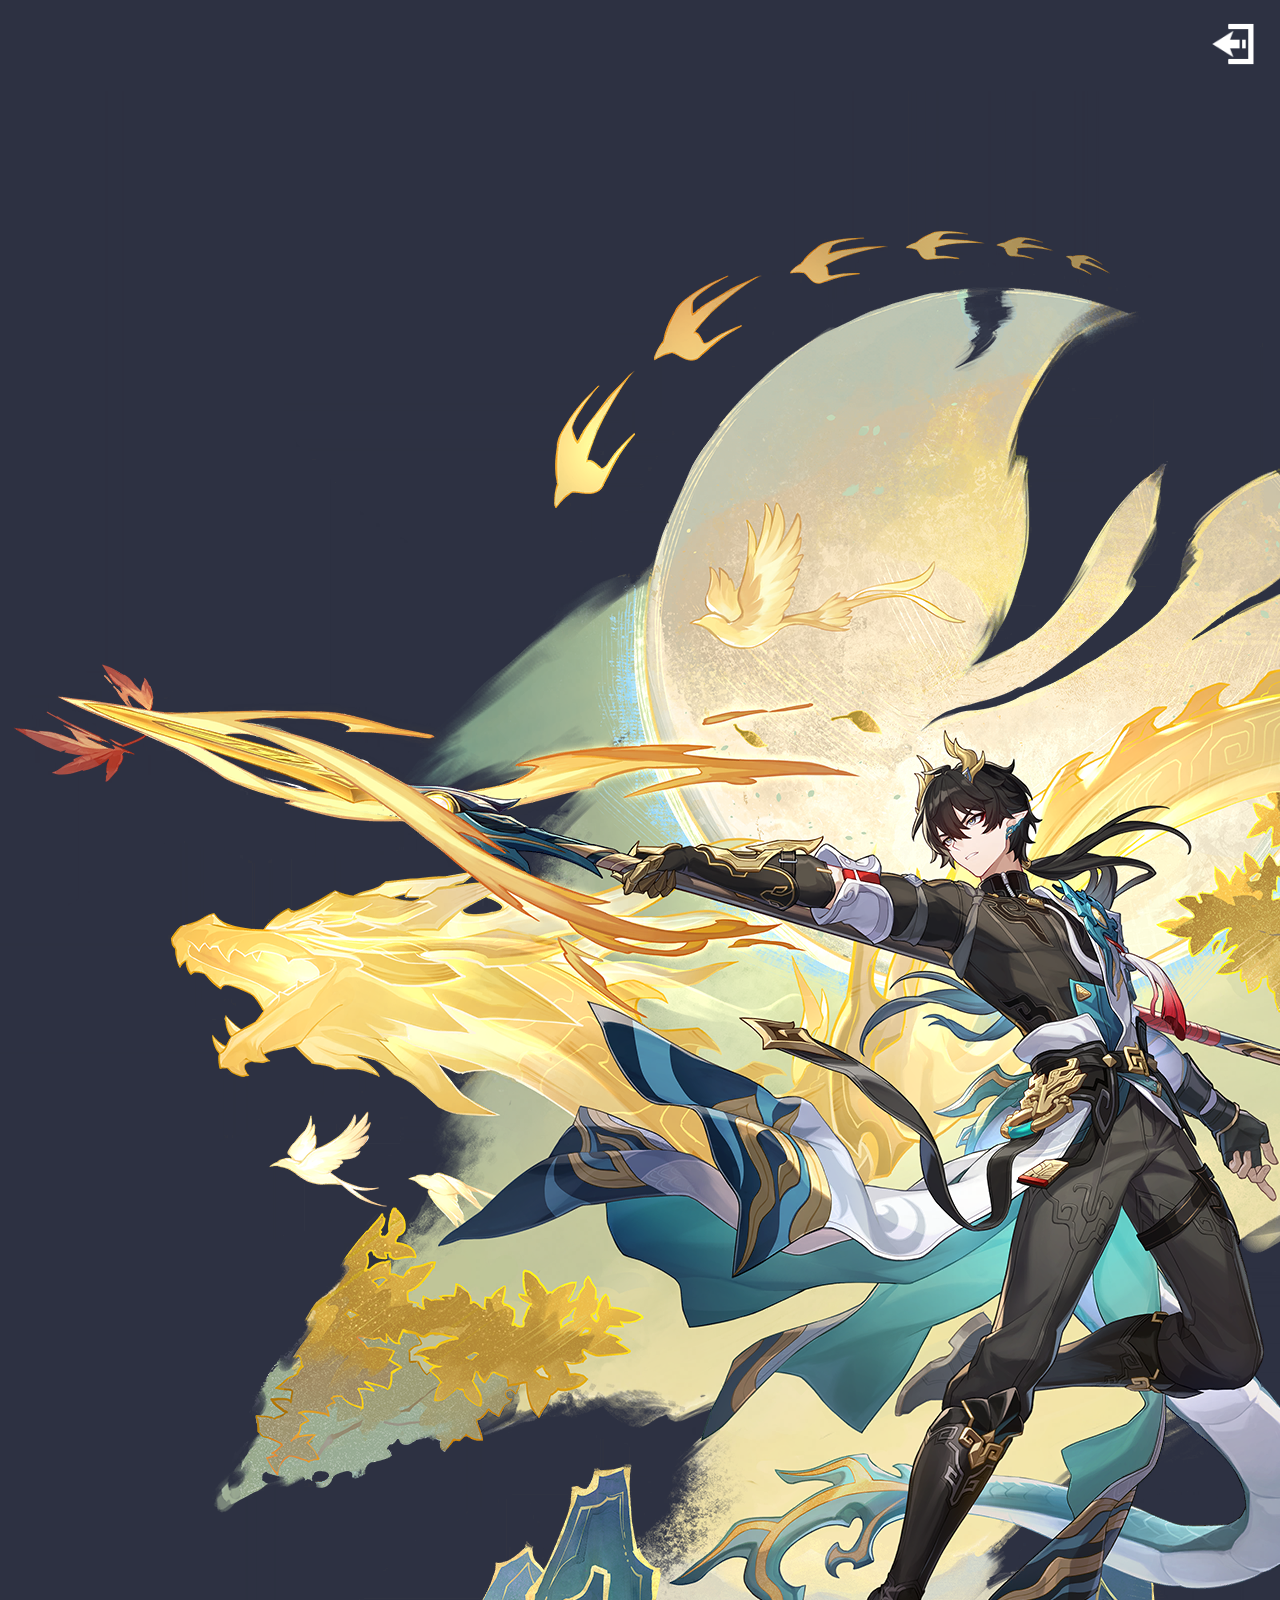
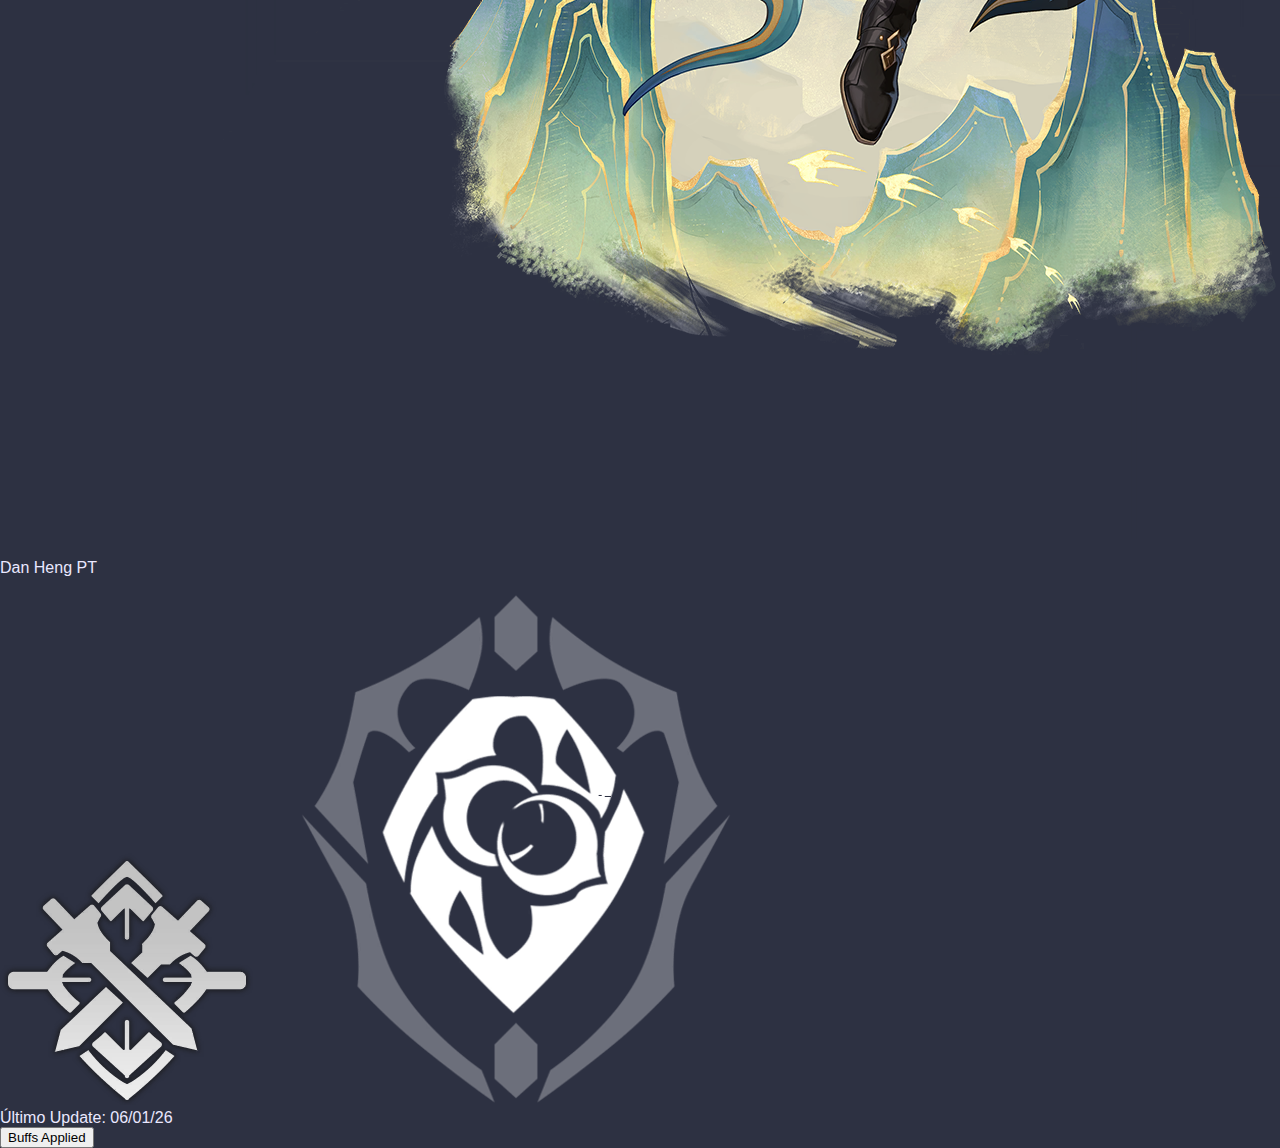
<file: DanHengPT.html>
<!DOCTYPE html>
<html lang="pt-br">

<head>
    <meta charset="UTF-8">
    <meta name="viewport" content="width=device-width, initial-scale=1.0">
    <title>Dan Heng Permansor Terrae Build</title>
    <meta name="description" content="My personal project for HSR">
    <meta name="keywords" content="HSR">
    <meta name="author" content="Kiyoshi Kurokawa">
    <link rel="stylesheet" href="css/mainStyle.css">
    <link rel="stylesheet" href="css/char.css">
    <link rel="icon" href="assets/bg.png">
    <script src="js/enhance.js" defer></script>
    <script src="js/tabs.js" defer></script>
</head>

<body>
    <div>
        <header>
            <div class="close">
                <button>
                    <a href="index.html">
                        <img src="assets/QuitIcon.png" alt="Return">
                    </a>
                </button>
            </div>
        </header>
        <main>
            <div class="full-container">
                <div class="character-intro">
                    <div class="basic-info">
                        <div class="splash-art five-star">
                            <img src="assets/characters/splash/1414.png" alt="Dan PT" style="object-position: 48% 40%;"
                                class="char-avatar">
                            <div class="full-info">
                                <div class="char-name">
                                    <p>Dan Heng PT</p>
                                </div>
                                <div>
                                    <span class="char-element">
                                        <img src="assets/elements/Physical.png" alt="Physical">
                                    </span>
                                    <span class="char-path">
                                        <img src="assets/path/Preservation.png" alt="Preservation">
                                    </span>
                                </div>
                            </div>
                        </div>
                    </div>
                    <div id="update-section">
                        <span>Último Update: </span> <span id="update-date">06/01/26</span>
                    </div>
                    <div id="char-buff" class="enhanced-enabled unactive-buff">
                        <button onclick="enhanceStatus()">
                            <span>
                                Buffs Applied
                            </span>
                        </button>
                    </div>
                </div>
                <div class="character-build">
                    <div class="build-container">
                        <div>
                            <div class="full-build">
                                <div class="build-section">
                                    <div>
                                        <div>
                                            <h1>Status Recomendados</h1>
                                        </div>
                                        <div class="status-table">
                                            <table>
                                                <tr>
                                                    <td>
                                                        <img src="assets/IconAttack.png" alt="ATK">
                                                    </td>
                                                    <td>ATK</td>
                                                    <td></td>
                                                    <td>3.000+</td>
                                                </tr>
                                                <tr>
                                                    <td>
                                                        <img src="assets/IconSpeed.png" alt="Speed">
                                                    </td>
                                                    <td>SPD</td>
                                                    <td></td>
                                                    <td>147+</td>
                                                </tr>
                                            </table>
                                        </div>
                                    </div>
                                </div>
                                <div class="build-section">
                                    <div>
                                        <div>
                                            <h1>Light Cones</h1>
                                        </div>
                                        <div class="lightcones-section">
                                            <div class="lightcones">
                                                <span class="lc-impo">S1</span>
                                                <img src="assets/lightcones/destruction/23002.png"
                                                    alt="LC Standard Clara">
                                                <span class="lc-name">Something Irrepleaceable</span>
                                            </div>
                                            <div class="lightcones">
                                                <span class="lc-impo">S1</span>
                                                <img src="assets/lightcones/hunt/23012.png" alt="LC Standard Yanqing">
                                                <span class="lc-name">Sleep Like the Dead</span>
                                            </div>
                                            <div class="lightcones">
                                                <span class="lc-impo">S1</span>
                                                <img src="assets/lightcones/erudition/23000.png"
                                                    alt="LC Standard Himeko">
                                                <span class="lc-name">Night on the Milky Way</span>
                                            </div>
                                            <div class="lightcones">
                                                <span class="lc-impo">S1</span>
                                                <img src="assets/lightcones/nihility/23004.png" alt="LC Standard Welt">
                                                <span class="lc-name">In the Name of the World</span>
                                            </div>
                                        </div>
                                    </div>
                                </div>
                            </div>
                        </div>
                        <div>
                            <div class="full-build">
                                <div class="build-section">
                                    <div class="char-equips">
                                        <div>
                                            <h1>Relíquias</h1>
                                        </div>
                                        <div>
                                            <div>
                                                <h2>Self-Enshrouded Recluse</h2>
                                            </div>
                                            <div class="relics-container">
                                                <div>
                                                    <img class="relics-images" src="assets/relics/128_0.png"
                                                        alt="Capacete">
                                                </div>
                                                <div>
                                                    <img class="relics-images" src="assets/relics/128_1.png" alt="Luva">
                                                </div>
                                                <div>
                                                    <img class="relics-images" src="assets/relics/128_2.png"
                                                        alt="Peito">
                                                </div>
                                                <div>
                                                    <img class="relics-images" src="assets/relics/128_3.png" alt="Bota">
                                                </div>
                                            </div>
                                            <div class="relics-container">
                                                <div>
                                                    <p>HP</p>
                                                </div>
                                                <div>
                                                    <p>ATK</p>
                                                </div>
                                                <div>
                                                    <p>ATK</p>
                                                </div>
                                                <div>
                                                    <p>SPD</p>
                                                </div>
                                            </div>
                                        </div>
                                    </div>
                                </div>
                                <div class="build-section">
                                    <div class="char-equips">
                                        <div>
                                            <h1>Ornamentos</h1>
                                        </div>
                                        <div>
                                            <div>
                                                <h2>Lushaka, the Sunken Seas</h2>
                                            </div>
                                            <div class="relics-container">
                                                <div>
                                                    <img class="relics-images" src="assets/relics/317_0.png"
                                                        alt="Esfera">
                                                </div>
                                                <div>
                                                    <img class="relics-images" src="assets/relics/317_1.png"
                                                        alt="Corda">
                                                </div>
                                            </div>
                                            <div class="relics-container">
                                                <div>
                                                    <p>ATK</p>
                                                </div>
                                                <div>
                                                    <p>ERR</p>
                                                </div>
                                            </div>
                                        </div>
                                    </div>
                                </div>
                            </div>
                        </div>
                    </div>
                </div>
            </div>
    </div>
    </main>
    <footer>
    </footer>
    </div>
</body>

</html>
</file>
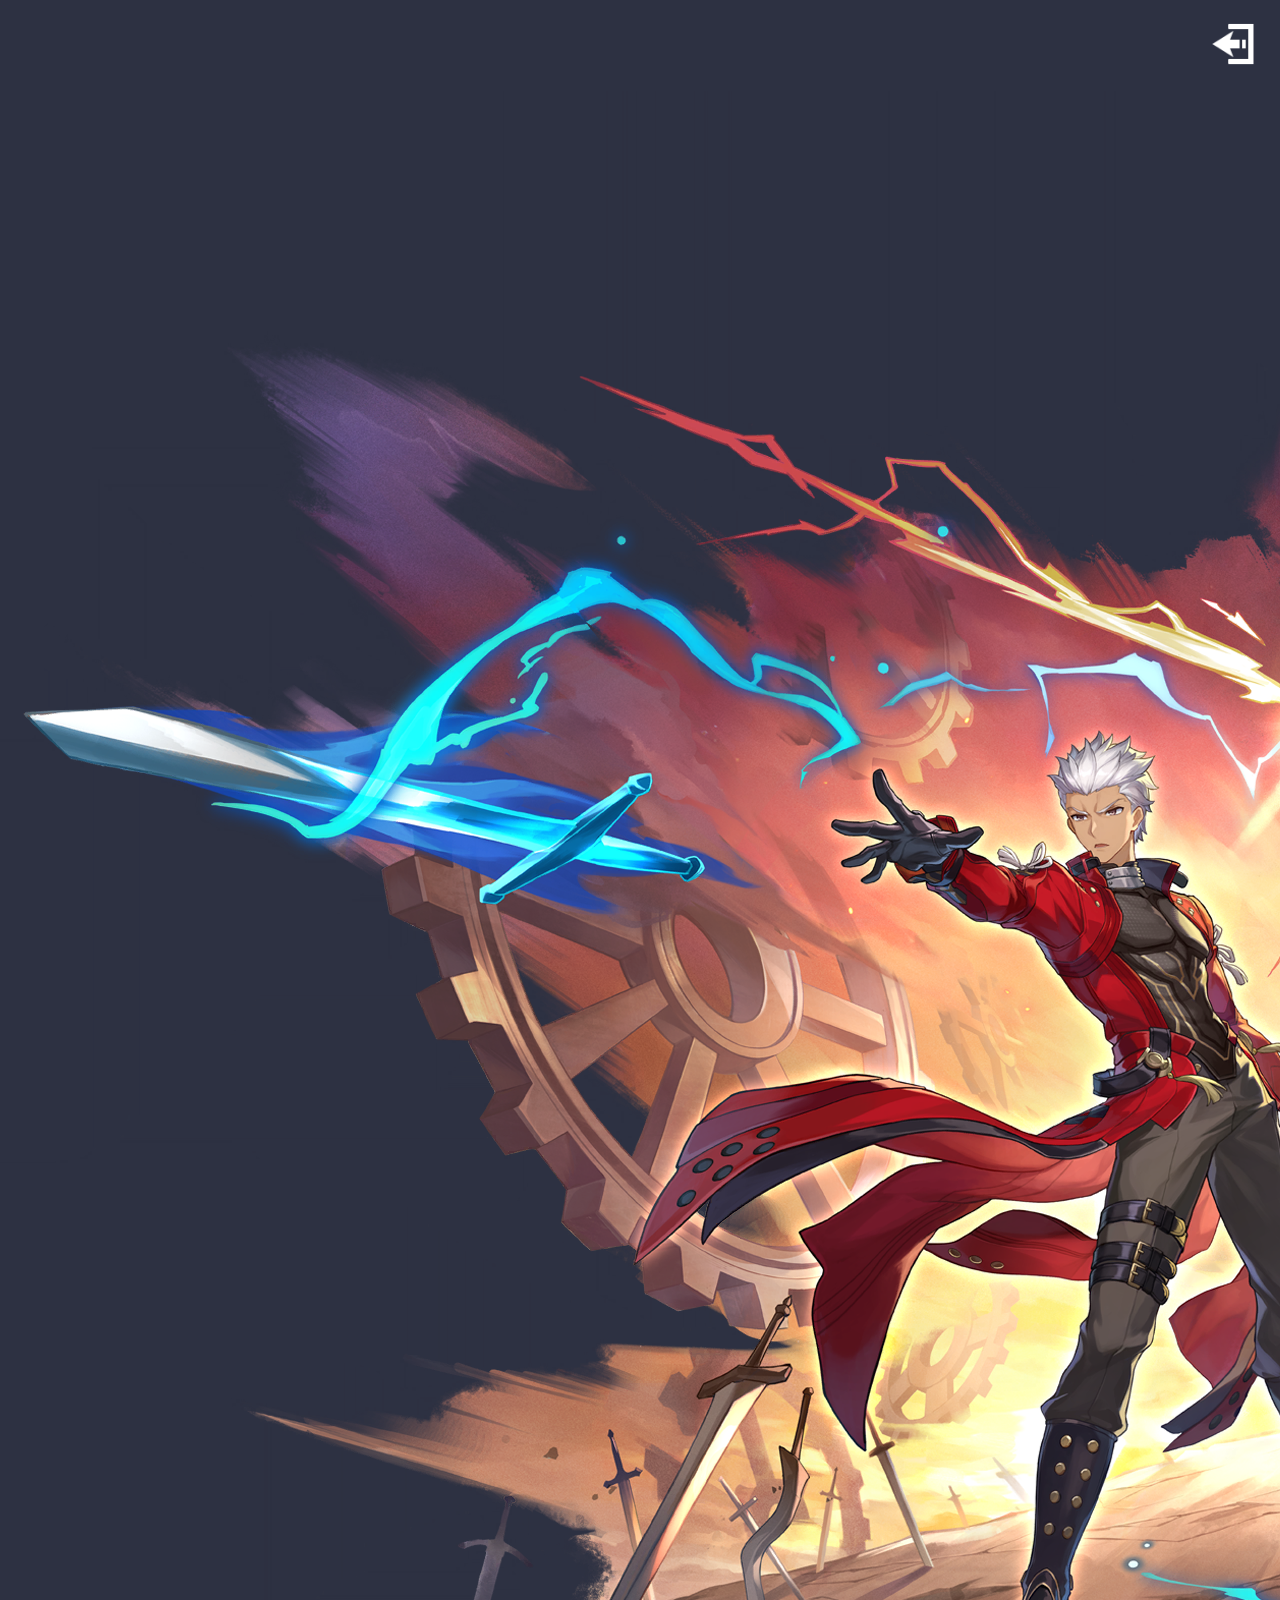
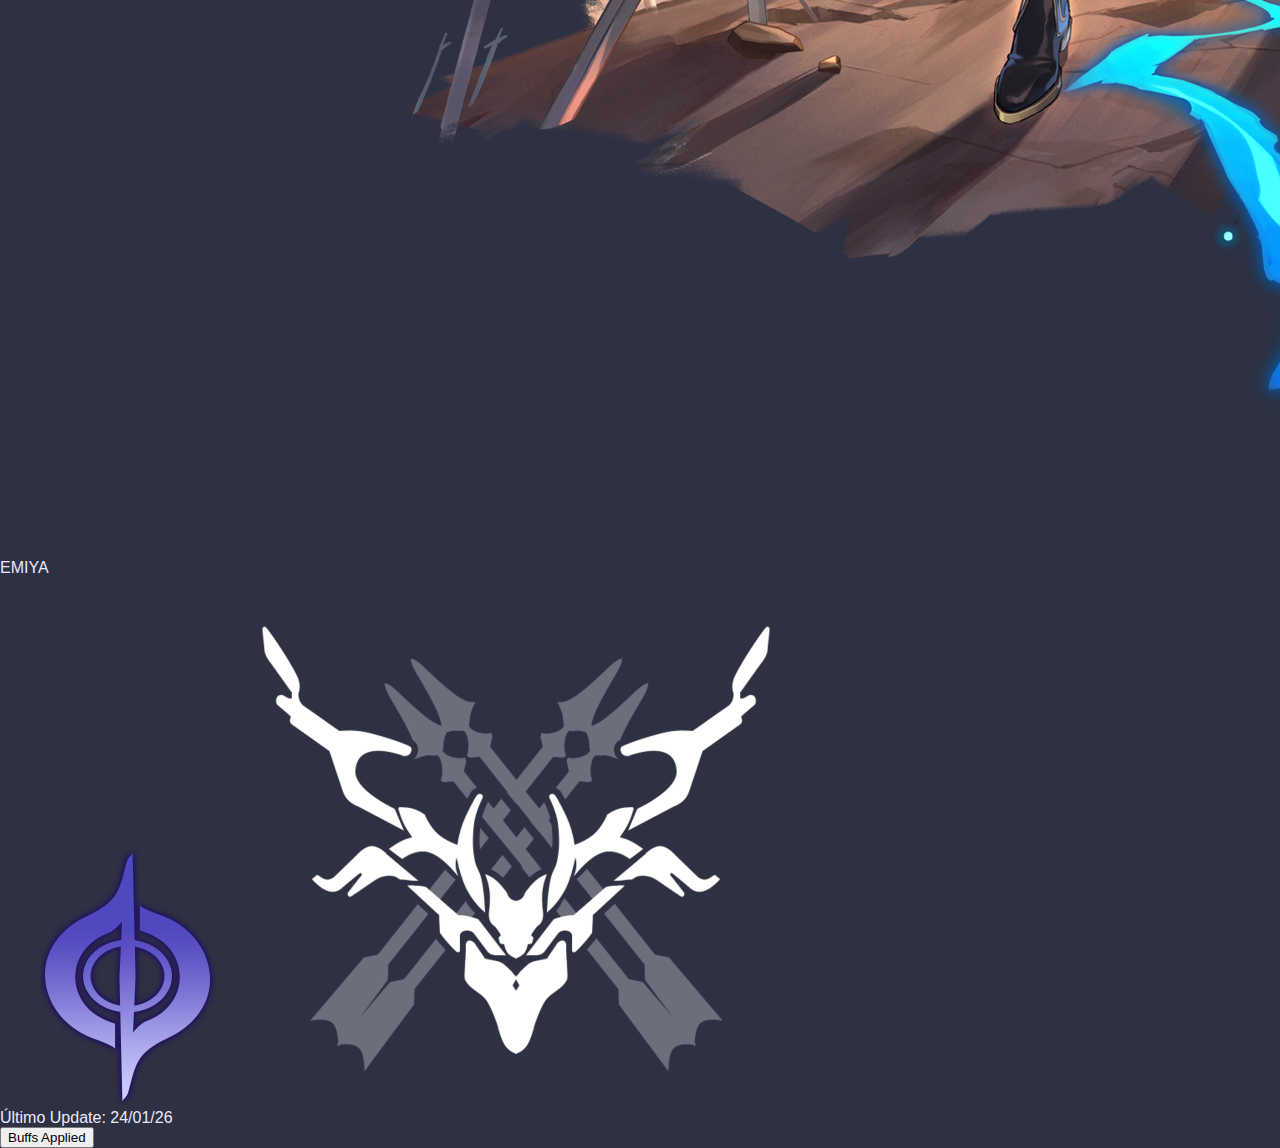
<file: EMIYA.html>
<!DOCTYPE html>
<html lang="pt-br">

<head>
    <meta charset="UTF-8">
    <meta name="viewport" content="width=device-width, initial-scale=1.0">
    <title>EMIYA Build</title>
    <meta name="description" content="My personal project for HSR">
    <meta name="keywords" content="HSR">
    <meta name="author" content="Kiyoshi Kurokawa">
    <link rel="stylesheet" href="css/mainStyle.css">
    <link rel="stylesheet" href="css/char.css">
    <link rel="icon" href="assets/bg.png">
    <script src="js/enhance.js" defer></script>
    <script src="js/random_atk.js" defer></script>
</head>

<body>
    <div>
        <header>
            <div class="close">
                <button>
                    <a href="index.html">
                        <img src="assets/QuitIcon.png" alt="Return">
                    </a>
                </button>
            </div>
        </header>
        <main>
            <div class="full-container">
                <div class="character-intro">
                    <div class="basic-info">
                        <div class="splash-art five-star">
                            <img src="assets/characters/splash/1015.png" alt="EMIYA" style="object-position: 55% 40%;"
                                class="char-avatar">
                            <div class="full-info">
                                <div class="char-name">
                                    <p>EMIYA</p>
                                </div>
                                <div>
                                    <span class="char-element">
                                        <img src="assets/elements/Quantum.png" alt="Quantum">
                                    </span>
                                    <span class="char-path">
                                        <img src="assets/path/Hunt.png" alt="The Hunt">
                                    </span>
                                </div>
                            </div>
                        </div>
                    </div>
                    <div id="update-section">
                        <span>Último Update: </span> <span id="update-date">24/01/26</span>
                    </div>
                    <div id="char-buff" class="enhanced-enabled unactive-buff">
                        <button onclick="enhanceStatus()">
                            <span>
                                Buffs Applied
                            </span>
                        </button>
                    </div>
                </div>
                <div class="character-build">
                    <div class="build-container">
                        <div>
                            <div class="full-build">
                                <div class="build-section">
                                    <div>
                                        <div>
                                            <h1>Status Recomendados</h1>
                                        </div>
                                        <div class="status-table">
                                            <table>
                                                <tr>
                                                    <td>
                                                        <img src="assets/IconAttack.png" alt="ATK">
                                                    </td>
                                                    <td>ATK</td>
                                                    <td>Cruising in the Stellar Sea</td>
                                                    <td>2.745+</td>
                                                </tr>
                                                <tr>
                                                    <td>
                                                        <img src="assets/IconCriticalChance.png" alt="CRIT Rate">
                                                    </td>
                                                    <td>CRIT Rate</td>
                                                    <td></td>
                                                    <td>95%~100%</td>
                                                </tr>
                                                <tr>
                                                    <td>
                                                        <img src="assets/IconCriticalDamage.png" alt="CRIT DMG">
                                                    </td>
                                                    <td>CRIT DMG</td>
                                                    <td></td>
                                                    <td>140%~160%+</td>
                                                </tr>
                                            </table>
                                        </div>
                                    </div>
                                </div>
                                <div class="build-section">
                                    <div>
                                        <div>
                                            <h1>Light Cones</h1>
                                        </div>
                                        <div class="lightcones-section">
                                            <div class="lightcones">
                                                <span class="lc-impo">S5</span>
                                                <img src="assets/lightcones/hunt/24001.png"
                                                    alt="LC DU The Hunt">
                                                <span class="lc-name">Cruising in the Stellar Sea</span>
                                            </div>
                                        </div>
                                    </div>
                                </div>
                            </div>
                        </div>
                        <div>
                            <div class="full-build">
                                <div class="build-section">
                                    <div class="char-equips">
                                        <div>
                                            <h1>Relíquias</h1>
                                        </div>
                                        <div>
                                            <div>
                                                <h2>Genius of Brilliant Stars</h2>
                                            </div>
                                            <div class="relics-container">
                                                <div>
                                                    <img class="relics-images" src="assets/relics/108_0.png"
                                                        alt="Capacete">
                                                </div>
                                                <div>
                                                    <img class="relics-images" src="assets/relics/108_1.png" alt="Luva">
                                                </div>
                                                <div>
                                                    <img class="relics-images" src="assets/relics/108_2.png"
                                                        alt="Peito">
                                                </div>
                                                <div>
                                                    <img class="relics-images" src="assets/relics/108_3.png" alt="Bota">
                                                </div>
                                            </div>
                                            <div class="relics-container">
                                                <div>
                                                    <p>HP</p>
                                                </div>
                                                <div>
                                                    <p>ATK</p>
                                                </div>
                                                <div>
                                                    <p>CRIT</p>
                                                </div>
                                                <div>
                                                    <p>ATK</p>
                                                </div>
                                            </div>
                                        </div>
                                    </div>
                                </div>
                                <div class="build-section">
                                    <div class="char-equips">
                                        <div>
                                            <h1>Ornamentos</h1>
                                        </div>
                                        <div>
                                            <div>
                                                <h2>Tengoku@Livestream</h2>
                                            </div>
                                            <div class="relics-container">
                                                <div>
                                                    <img class="relics-images" src="assets/relics/324_0.png"
                                                        alt="Esfera">
                                                </div>
                                                <div>
                                                    <img class="relics-images" src="assets/relics/324_1.png"
                                                        alt="Corda">
                                                </div>
                                            </div>
                                            <div class="relics-container">
                                                <div>
                                                    <p>QUA<br>DMG</p>
                                                </div>
                                                <div>
                                                    <p>ATK</p>
                                                </div>
                                            </div>
                                        </div>
                                    </div>
                                </div>
                            </div>
                        </div>
                    </div>
                </div>
            </div>
    </div>
    </main>
    <footer>
    </footer>
    </div>
</body>

</html>
</file>
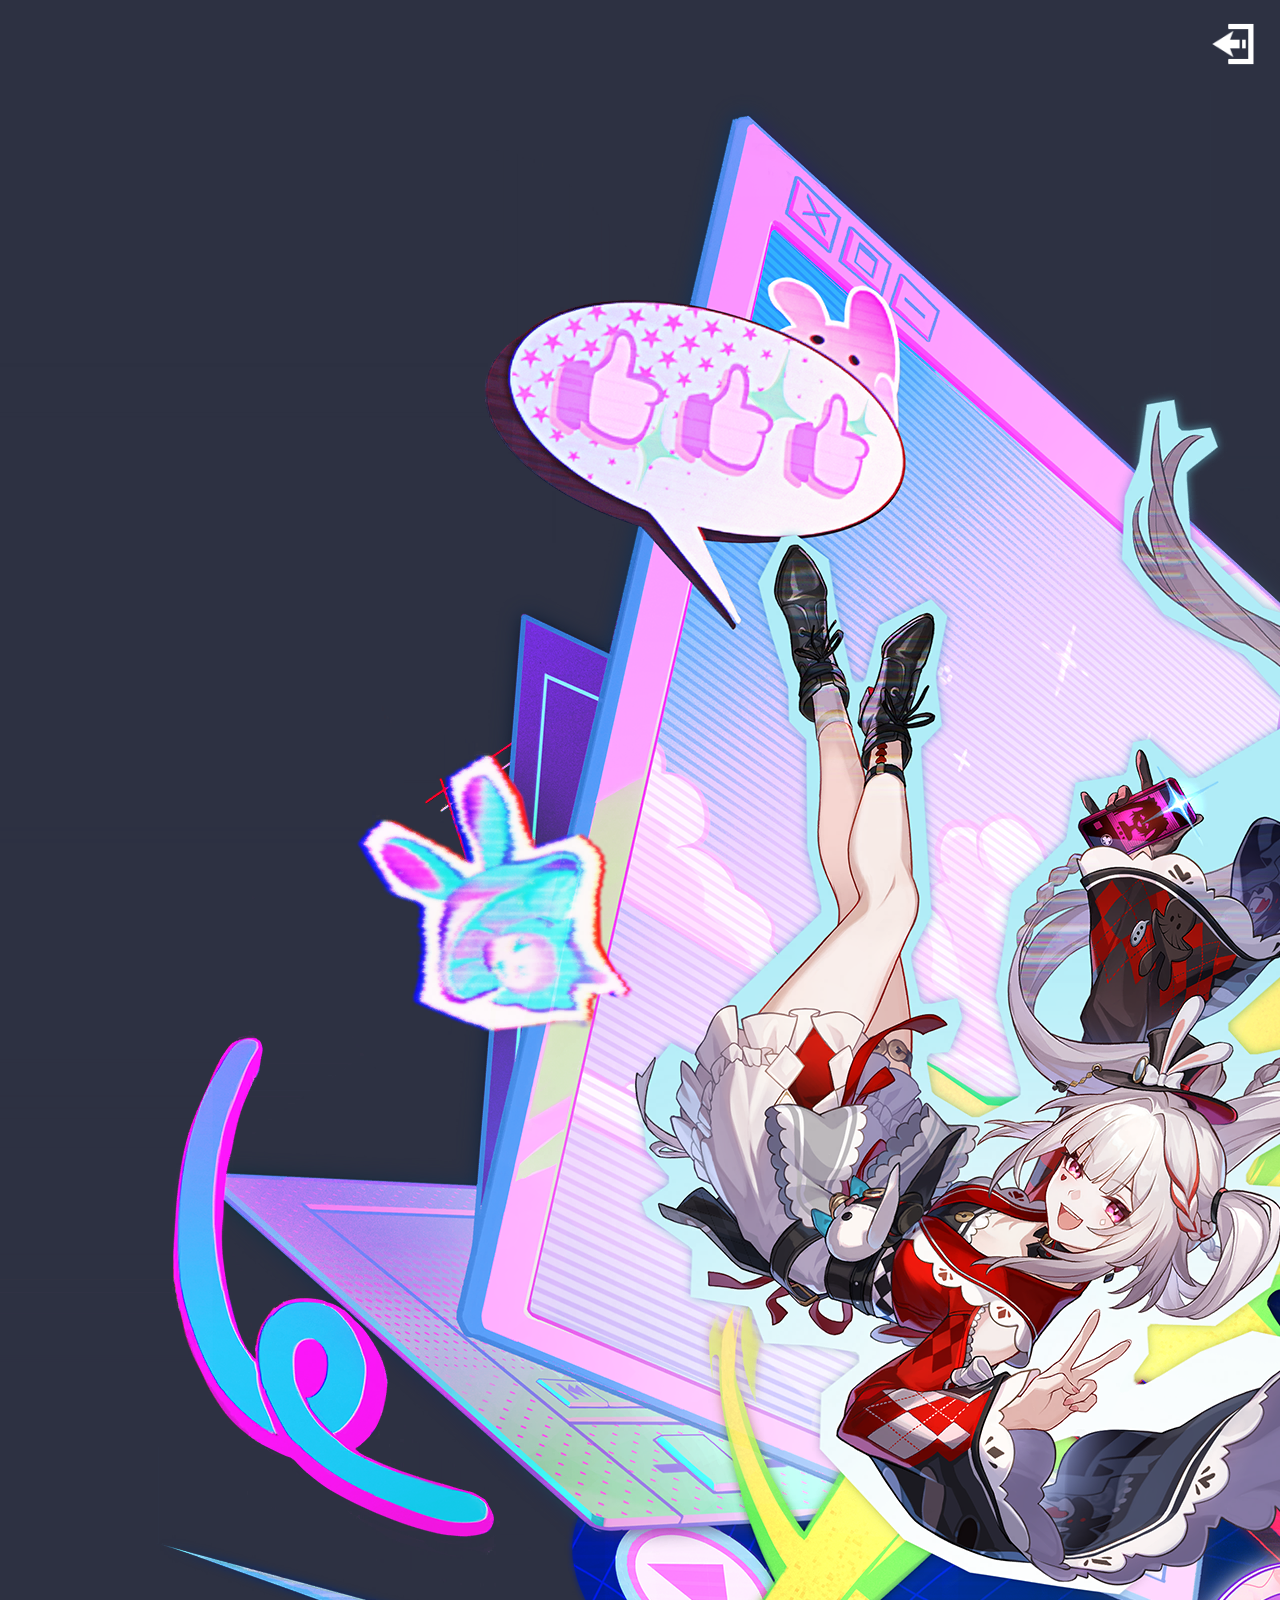
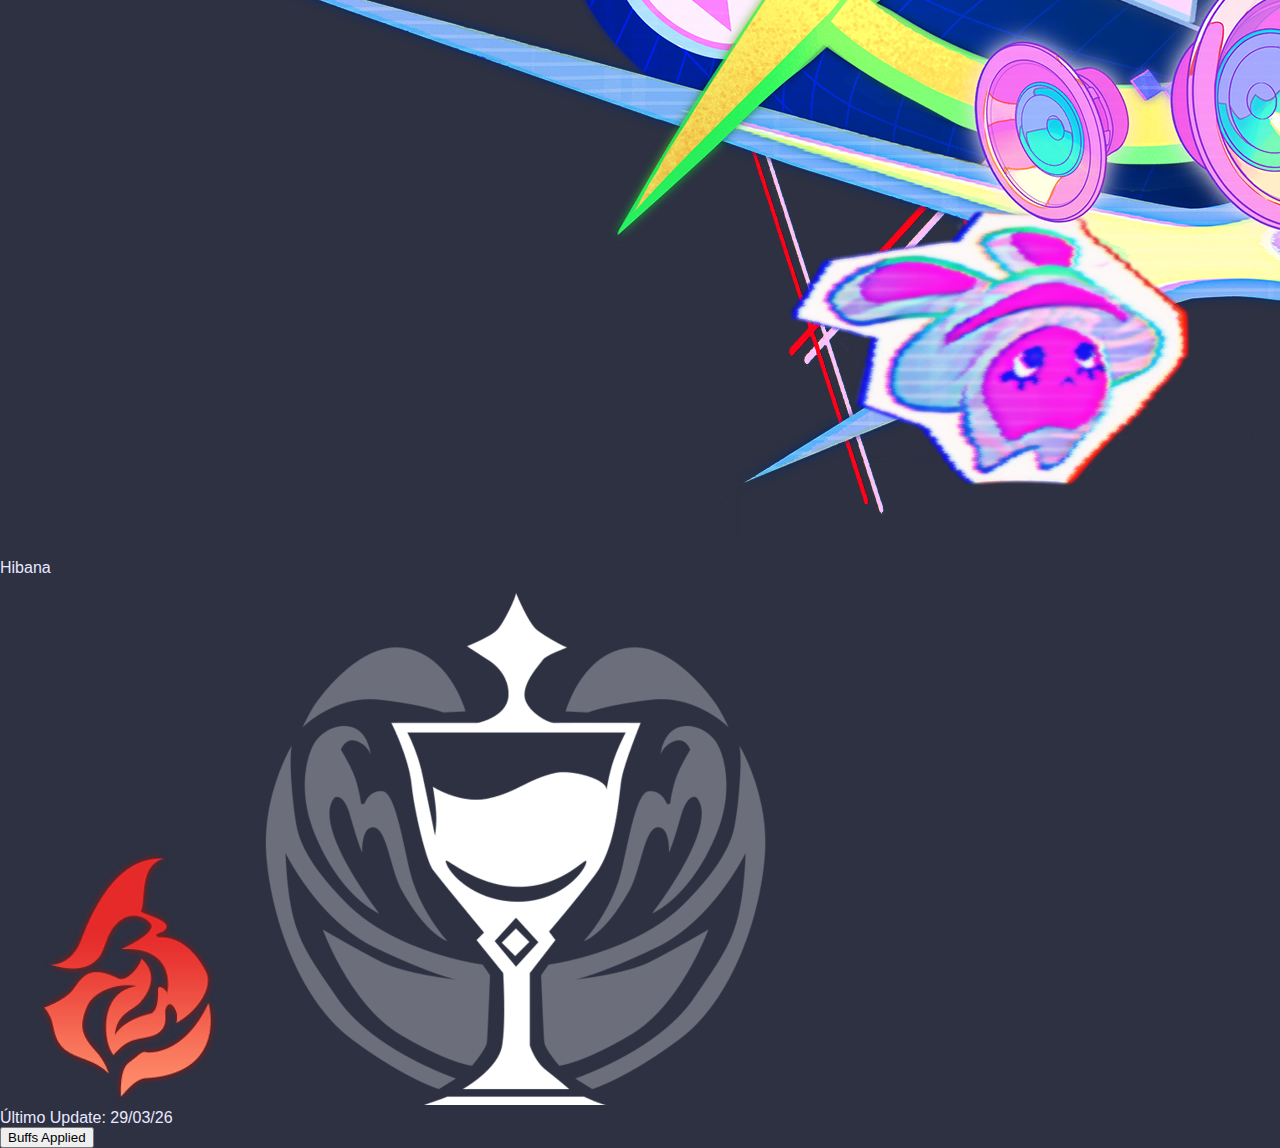
<file: Hibana.html>
<!DOCTYPE html>
<html lang="pt-br">

<head>
    <meta charset="UTF-8">
    <meta name="viewport" content="width=device-width, initial-scale=1.0">
    <title>Hibana Build</title>
    <meta name="description" content="My personal project for HSR">
    <meta name="keywords" content="HSR">
    <meta name="author" content="Kiyoshi Kurokawa">
    <link rel="stylesheet" href="css/mainStyle.css">
    <link rel="stylesheet" href="css/char.css">
    <link rel="icon" href="assets/bg.png">
    <script src="js/enhance.js" defer></script>
</head>

<body>
    <div>
        <header>
            <div class="close">
                <button>
                    <a href="index.html">
                        <img src="assets/QuitIcon.png" alt="Return">
                    </a>
                </button>
            </div>
        </header>
        <main>
            <div class="full-container">
                <div class="character-intro">
                    <div class="basic-info">
                        <div class="splash-art five-star">
                            <img src="assets/characters/splash/1501.png" alt="Hibana" style="object-position: 55% 60%;"
                                class="char-avatar">
                            <div class="full-info">
                                <div class="char-name">
                                    <p>Hibana</p>
                                </div>
                                <div>
                                    <span class="char-element">
                                        <img src="assets/elements/Fire.png" alt="fire">
                                    </span>
                                    <span class="char-path">
                                        <img src="assets/path/Elation.png" alt="Elation">
                                    </span>
                                </div>
                            </div>
                        </div>
                    </div>
                    <div id="update-section">
                        <span>Último Update: </span> <span id="update-date">29/03/26</span>
                    </div>
                    <div id="char-buff" class="enhanced-enabled unactive-buff">
                        <button onclick="enhanceStatus()">
                            <span>
                                Buffs Applied
                            </span>
                        </button>
                    </div>
                </div>
                <div class="character-build">
                    <div class="build-container">
                        <div>
                            <div class="full-build">
                                <div class="build-section">
                                    <div>
                                        <div>
                                            <h1>Status Recomendados</h1>
                                        </div>
                                        <div class="status-table">
                                            <table>
                                                <tr>
                                                    <td>
                                                        <img src="assets/IconAttack.png" alt="ATL">
                                                    </td>
                                                    <td>ATK</td>
                                                    <td></td>
                                                    <td>3107+</td>
                                                </tr>
                                                <tr>
                                                    <td>
                                                        <img src="assets/IconCriticalChance.png" alt="CRIT Rate">
                                                    </td>
                                                    <td>CRIT Rate</td>
                                                    <td></td>
                                                    <td>80%~90%</td>
                                                </tr>
                                                <tr>
                                                    <td>
                                                        <img src="assets/IconCriticalDamage.png" alt="CRIT DMG">
                                                    </td>
                                                    <td>CRIT DMG</td>
                                                    <td></td>
                                                    <td>140%~160%+</td>
                                                </tr>
                                            </table>
                                        </div>
                                    </div>
                                </div>
                                <div class="build-section">
                                    <div>
                                        <div>
                                            <h1>Light Cones</h1>
                                        </div>
                                        <div class="lightcones-section">
                                            <div class="lightcones">
                                                <span class="lc-impo">S5</span>
                                                <img src="assets/lightcones/elation/21064.png"
                                                    alt="LC FH Elation">
                                                <span class="lc-name">Mushy Shroomy's Adventures</span>
                                            </div>
                                        </div>
                                    </div>
                                </div>
                            </div>
                        </div>
                        <div>
                            <div class="full-build">
                                <div class="build-section">
                                    <div class="char-equips">
                                        <div>
                                            <h1>Relíquias</h1>
                                        </div>
                                        <div>
                                            <div>
                                                <h2>Ever-Glorious Magical Girl</h2>
                                            </div>
                                            <div class="relics-container">
                                                <div>
                                                    <img class="relics-images" src="assets/relics/129_0.png"
                                                        alt="Capacete">
                                                </div>
                                                <div>
                                                    <img class="relics-images" src="assets/relics/129_1.png" alt="Luva">
                                                </div>
                                                <div>
                                                    <img class="relics-images" src="assets/relics/129_2.png"
                                                        alt="Peito">
                                                </div>
                                                <div>
                                                    <img class="relics-images" src="assets/relics/129_3.png" alt="Bota">
                                                </div>
                                            </div>
                                            <div class="relics-container">
                                                <div>
                                                    <p>HP</p>
                                                </div>
                                                <div>
                                                    <p>ATK</p>
                                                </div>
                                                <div>
                                                    <p>CRIT</p>
                                                </div>
                                                <div>
                                                    <p>ATK</p>
                                                </div>
                                            </div>
                                        </div>
                                    </div>
                                </div>
                                <div class="build-section">
                                    <div class="char-equips">
                                        <div>
                                            <h1>Ornamentos</h1>
                                        </div>
                                        <div>
                                            <div>
                                                <h2>Punklorde Stage Zero</h2>
                                            </div>
                                            <div class="relics-container">
                                                <div>
                                                    <img class="relics-images" src="assets/relics/325_0.png"
                                                        alt="Esfera">
                                                </div>
                                                <div>
                                                    <img class="relics-images" src="assets/relics/325_1.png"
                                                        alt="Corda">
                                                </div>
                                            </div>
                                            <div class="relics-container">
                                                <div>
                                                    <p>ATK</p>
                                                </div>
                                                <div>
                                                    <p>ATK</p>
                                                </div>
                                            </div>
                                        </div>
                                    </div>
                                </div>
                            </div>
                        </div>
                    </div>
                </div>
            </div>
    </div>
    </main>
    <footer>
    </footer>
    </div>
</body>

</html>
</file>
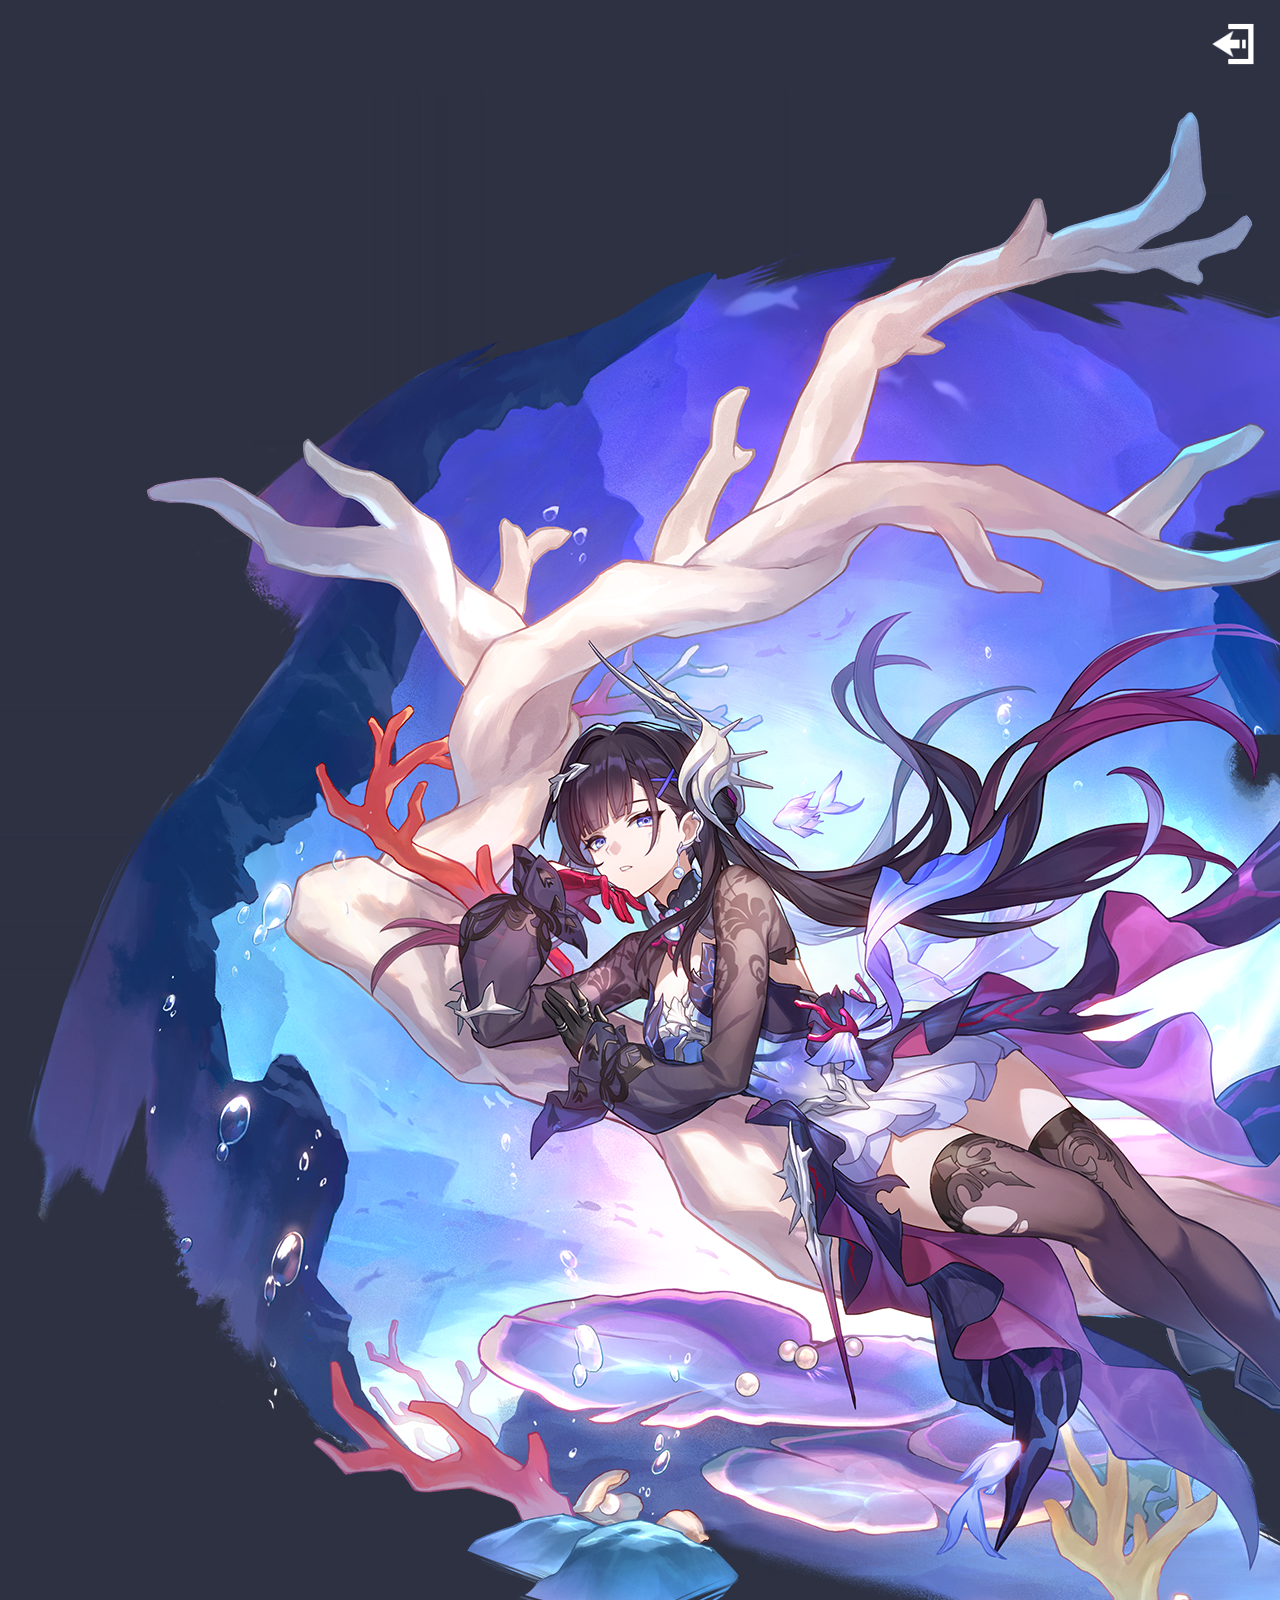
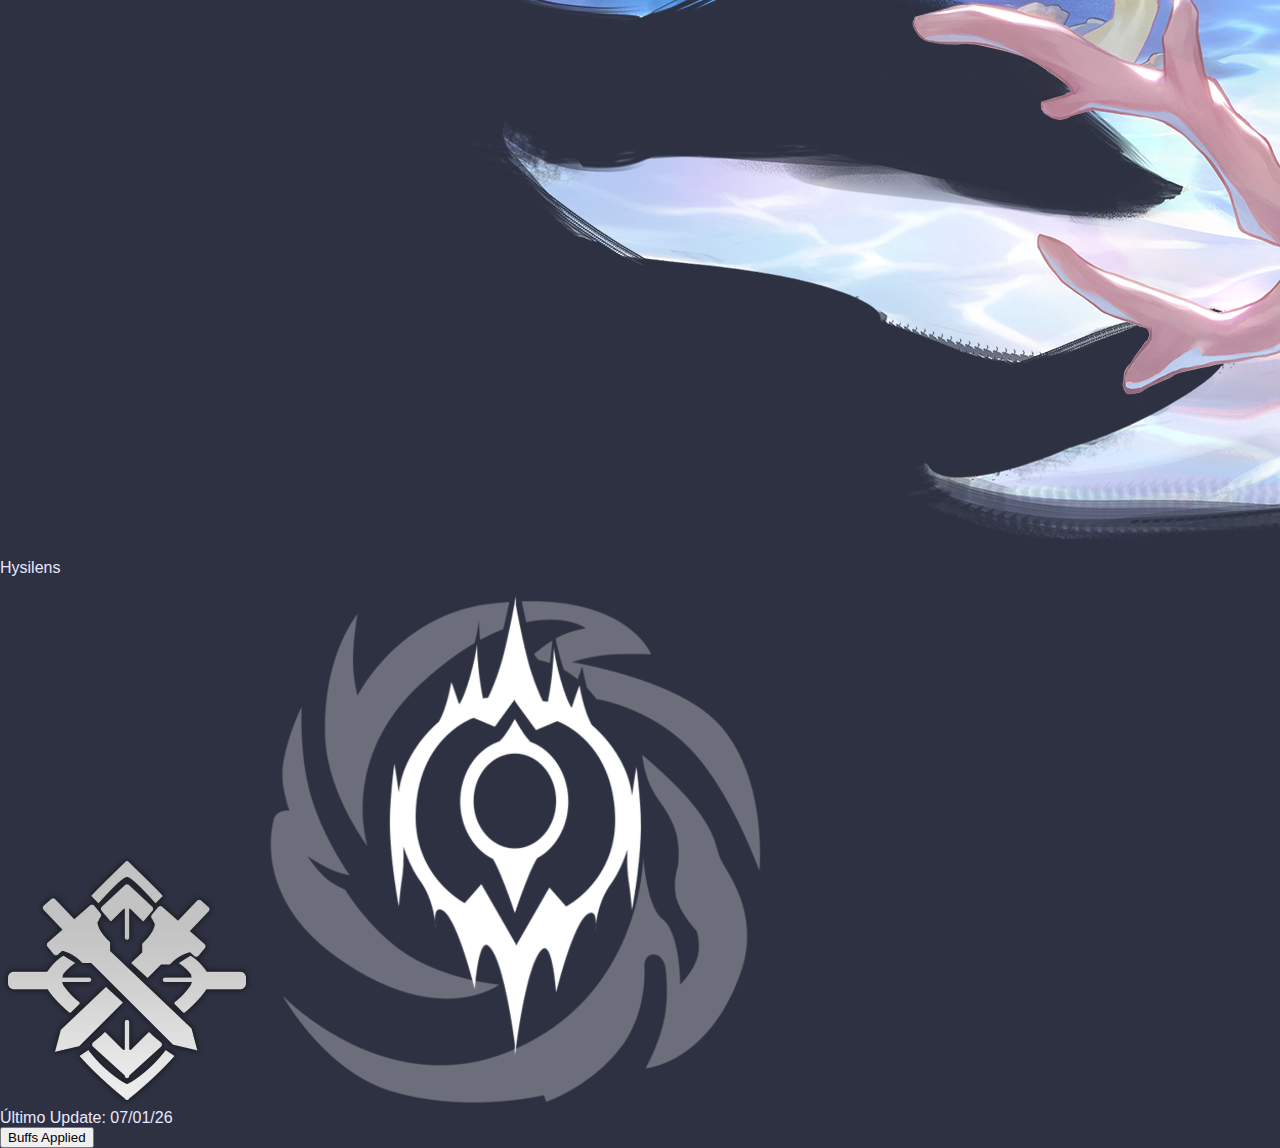
<file: Hysilens.html>
<!DOCTYPE html>
<html lang="pt-br">

<head>
    <meta charset="UTF-8">
    <meta name="viewport" content="width=device-width, initial-scale=1.0">
    <title>Hysilens Build</title>
    <meta name="description" content="My personal project for HSR">
    <meta name="keywords" content="HSR">
    <meta name="author" content="Kiyoshi Kurokawa">
    <link rel="stylesheet" href="css/mainStyle.css">
    <link rel="stylesheet" href="css/char.css">
    <link rel="icon" href="assets/bg.png">
    <script src="js/enhance.js" defer></script>
    <script src="js/tabs.js" defer></script>
</head>

<body>
    <div>
        <header>
            <div class="close">
                <button>
                    <a href="index.html">
                        <img src="assets/QuitIcon.png" alt="Return">
                    </a>
                </button>
            </div>
        </header>
        <main>
            <div class="full-container">
                <div class="character-intro">
                    <div class="basic-info">
                        <div class="splash-art five-star">
                            <img src="assets/characters/splash/1410.png" alt="Hysilens"
                                style="object-position: 30% 40%;" class="char-avatar">
                            <div class="full-info">
                                <div class="char-name">
                                    <p>Hysilens</p>
                                </div>
                                <div>
                                    <span class="char-element">
                                        <img src="assets/elements/Physical.png" alt="Physical">
                                    </span>
                                    <span class="char-path">
                                        <img src="assets/path/Nihility.png" alt="Nihility">
                                    </span>
                                </div>
                            </div>
                        </div>
                    </div>
                    <div id="update-section">
                        <span>Último Update: </span> <span id="update-date">07/01/26</span>
                    </div>
                    <div id="char-buff" class="enhanced-enabled unactive-buff">
                        <button onclick="enhanceStatus()">
                            <span>
                                Buffs Applied
                            </span>
                        </button>
                    </div>
                </div>
                <div class="character-build">
                    <div class="build-container">
                        <div>
                            <div class="full-build">
                                <div class="build-section">
                                    <div>
                                        <div>
                                            <h1>Status Recomendados</h1>
                                        </div>
                                        <div class="status-table">
                                            <table>
                                                <tr>
                                                    <td rowspan="3">
                                                        <img src="assets/IconAttack.png" alt="ATK">
                                                    </td>
                                                    <td rowspan="3">ATK</td>
                                                    <td>Eyes of the Prey</td>
                                                    <td>3.507+</td>
                                                </tr>
                                                <tr>
                                                    <td>In the Name of the World</td>
                                                    <td>3.817+</td>
                                                </tr>
                                                <tr>
                                                    <td>Good Night and Sleep Well</td>
                                                    <td>3.507+</td>
                                                </tr>
                                                <tr>
                                                    <td>
                                                        <img src="assets/IconStatusProbability.png" alt="EHR">
                                                    </td>
                                                    <td>Effect Hit Rate</td>
                                                    <td></td>
                                                    <td>120%</td>
                                                </tr>
                                                <tr>
                                                    <td>
                                                        <img src="assets/IconSpeed.png" alt="SPD">
                                                    </td>
                                                    <td>SPD</td>
                                                    <td></td>
                                                    <td>134</td>
                                                </tr>
                                            </table>
                                        </div>
                                    </div>
                                </div>
                                <div class="build-section">
                                    <div>
                                        <div>
                                            <h1>Light Cones</h1>
                                        </div>
                                        <div class="lightcones-section">
                                            <div class="lightcones">
                                                <span class="lc-impo">S1</span>
                                                <img src="assets/lightcones/nihility/21008.png" alt="LC Gacha Sampo">
                                                <span class="lc-name">Eyes of the Prey</span>
                                            </div>
                                            <div class="lightcones">
                                                <span class="lc-impo">S1</span>
                                                <img src="assets/lightcones/nihility/23004.png"
                                                    alt="LC Standard Welt">
                                                <span class="lc-name">In the Name of the World</span>
                                            </div>
                                            <div class="lightcones">
                                                <span class="lc-impo">S1</span>
                                                <img src="assets/lightcones/nihility/21001.png" alt="LC Pela">
                                                <span class="lc-name">Good Night and Sleep Well</span>
                                            </div>
                                        </div>
                                    </div>
                                </div>
                            </div>
                        </div>
                        <div>
                            <div class="full-build">
                                <div class="build-section">
                                    <div class="char-equips">
                                        <div>
                                            <h1>Relíquias</h1>
                                        </div>
                                        <div>
                                            <div>
                                                <h2>Prisoner in Deep Confinement</h2>
                                            </div>
                                            <div class="relics-container">
                                                <div>
                                                    <img class="relics-images" src="assets/relics/116_0.png"
                                                        alt="Capacete">
                                                </div>
                                                <div>
                                                    <img class="relics-images" src="assets/relics/116_1.png" alt="Luva">
                                                </div>
                                                <div>
                                                    <img class="relics-images" src="assets/relics/116_2.png"
                                                        alt="Peito">
                                                </div>
                                                <div>
                                                    <img class="relics-images" src="assets/relics/116_3.png" alt="Bota">
                                                </div>
                                            </div>
                                            <div class="relics-container">
                                                <div>
                                                    <p>HP</p>
                                                </div>
                                                <div>
                                                    <p>ATK</p>
                                                </div>
                                                <div>
                                                    <p>EHR</p>
                                                </div>
                                                <div>
                                                    <p>ATK</p>
                                                </div>
                                            </div>
                                        </div>
                                    </div>
                                </div>
                                <div class="build-section">
                                    <div class="char-equips">
                                        <div>
                                            <h1>Ornamentos</h1>
                                        </div>
                                        <div>
                                            <div>
                                                <h2>Revelry by the Sea</h2>
                                            </div>
                                            <div class="relics-container">
                                                <div>
                                                    <img class="relics-images" src="assets/relics/322_0.png"
                                                        alt="Esfera">
                                                </div>
                                                <div>
                                                    <img class="relics-images" src="assets/relics/322_1.png"
                                                        alt="Corda">
                                                </div>
                                            </div>
                                            <div class="relics-container">
                                                <div>
                                                    <p>ATK</p>
                                                </div>
                                                <div>
                                                    <p>ATK</p>
                                                </div>
                                            </div>
                                        </div>
                                    </div>
                                </div>
                            </div>
                        </div>
                    </div>
                </div>
            </div>
    </div>
    </main>
    <footer>
    </footer>
    </div>
</body>

</html>
</file>
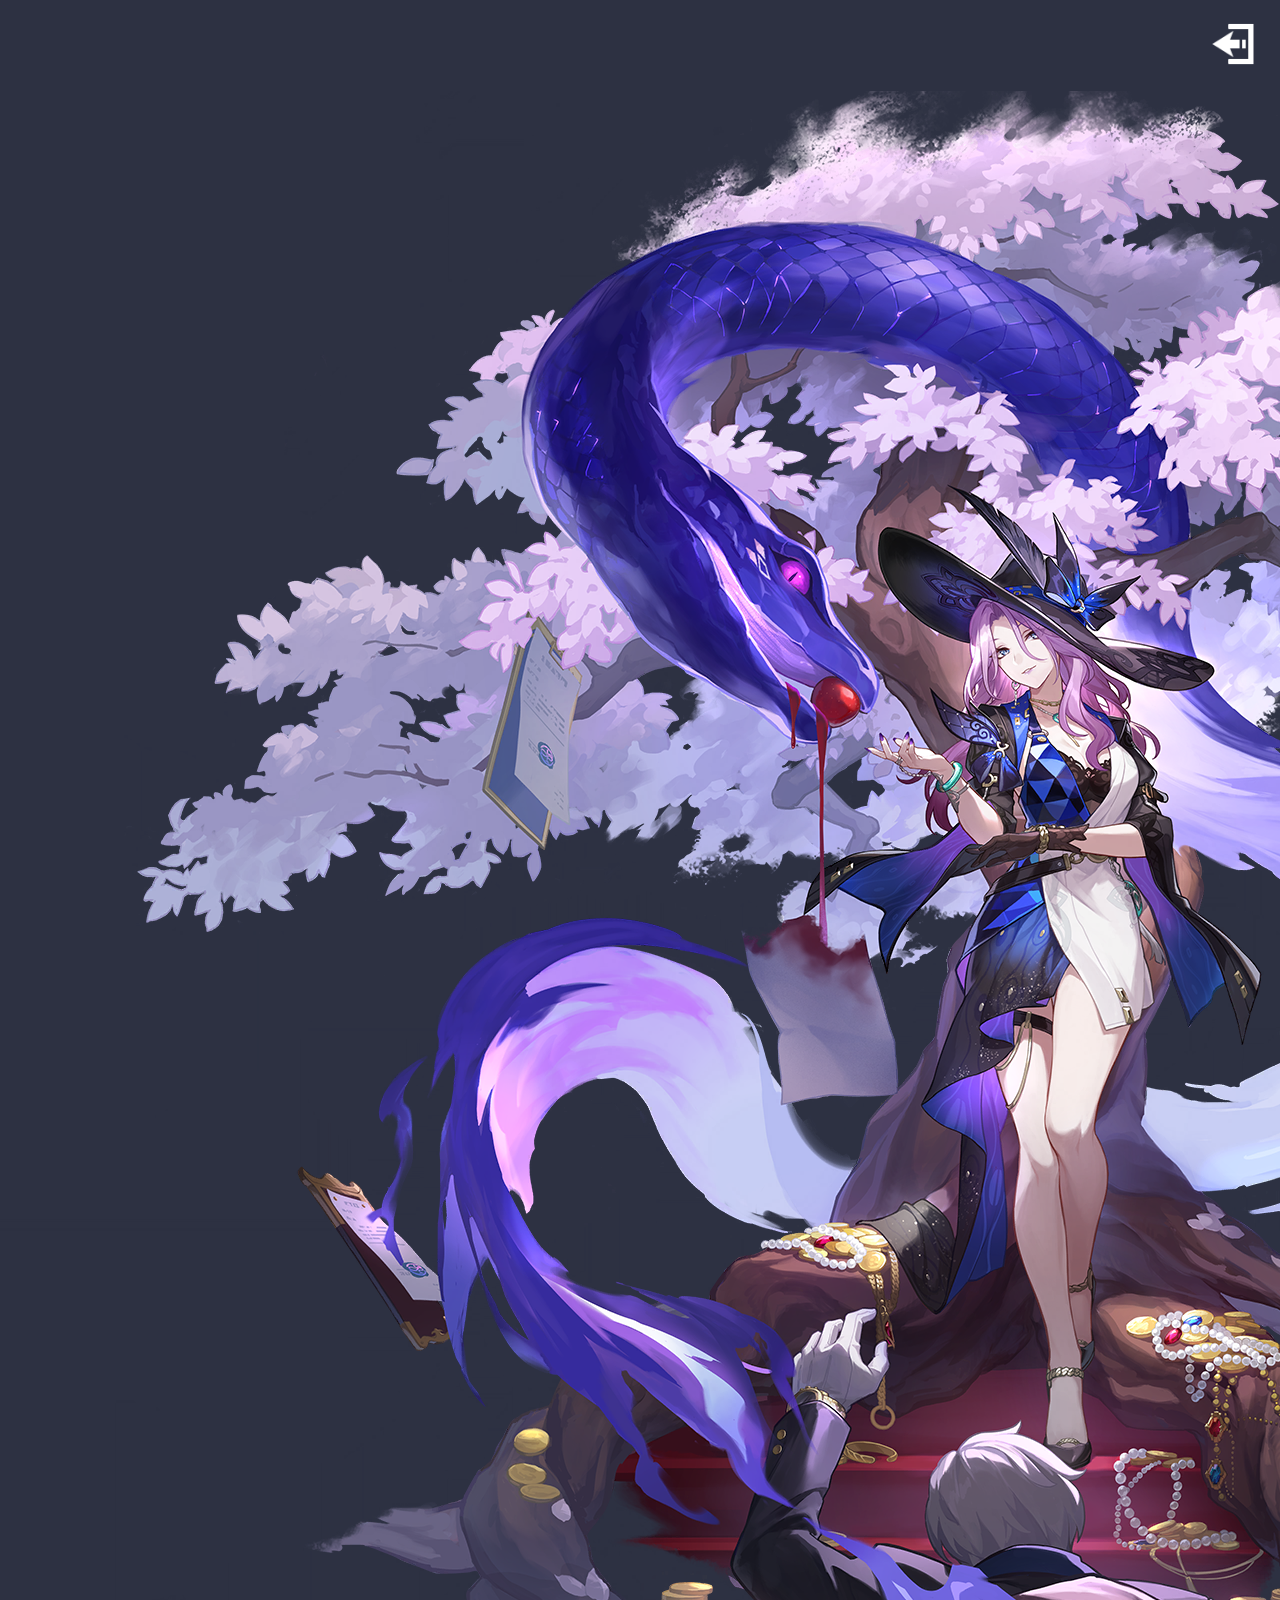
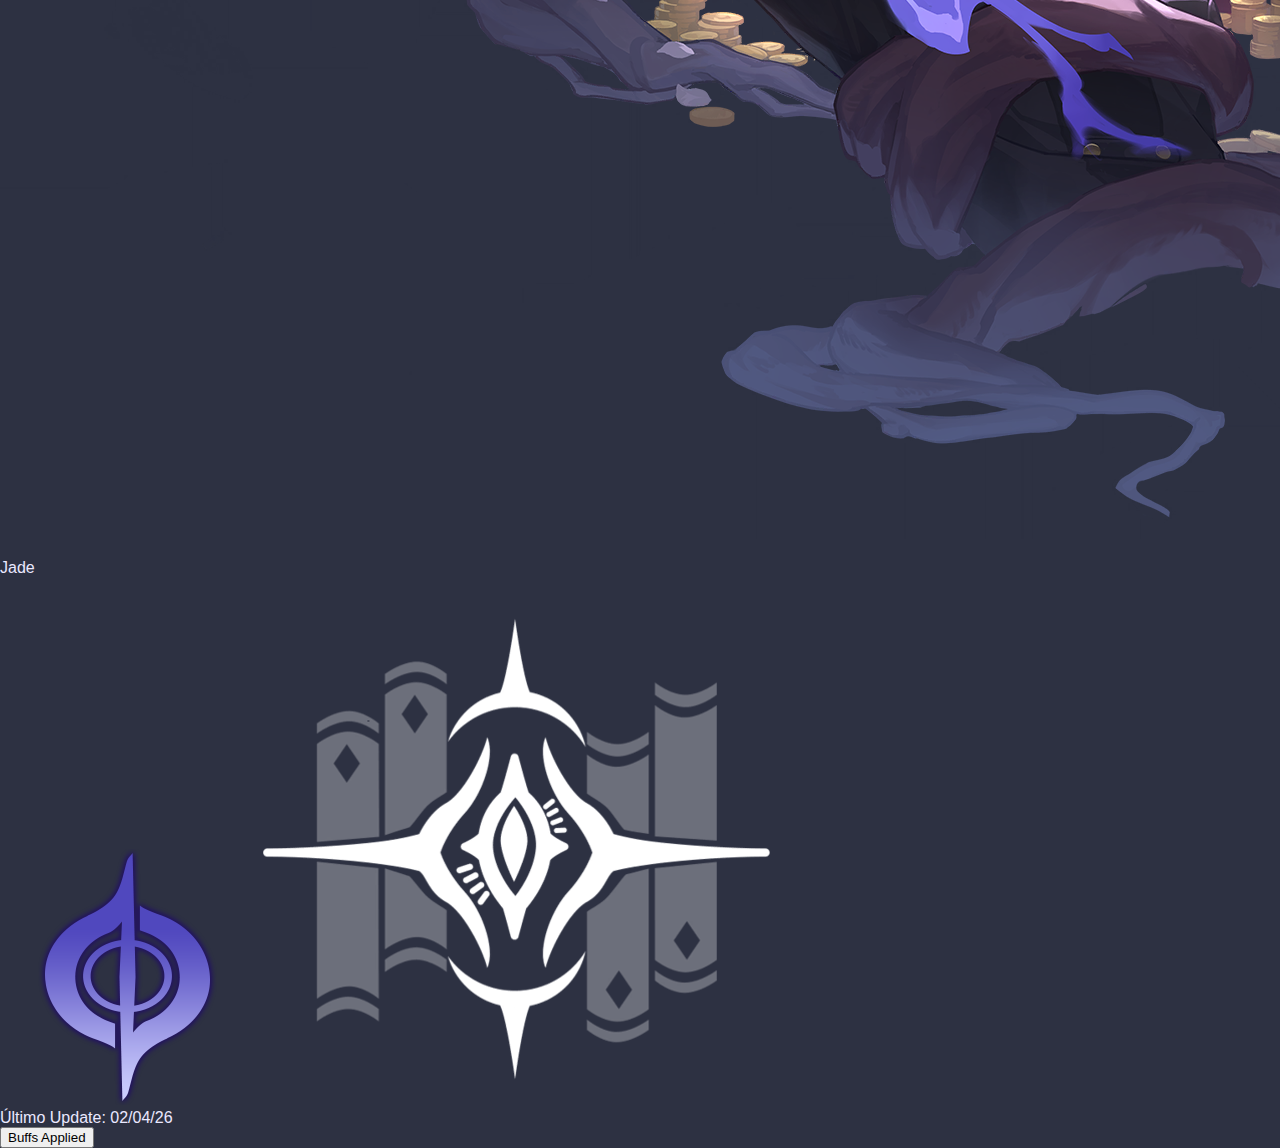
<file: Jade.html>
<!DOCTYPE html>
<html lang="pt-br">

<head>
    <meta charset="UTF-8">
    <meta name="viewport" content="width=device-width, initial-scale=1.0">
    <title>Jade Build</title>
    <meta name="description" content="My personal project for HSR">
    <meta name="keywords" content="HSR">
    <meta name="author" content="Kiyoshi Kurokawa">
    <link rel="stylesheet" href="css/mainStyle.css">
    <link rel="stylesheet" href="css/char.css">
    <link rel="icon" href="assets/bg.png">
    <script src="js/enhance.js" defer></script>
</head>

<body>
    <div>
        <header>
            <div class="close">
                <button>
                    <a href="index.html">
                        <img src="assets/QuitIcon.png" alt="Return">
                    </a>
                </button>
            </div>
        </header>
        <main>
            <div class="full-container">
                <div class="character-intro">
                    <div class="basic-info">
                        <div class="splash-art five-star">
                            <img src="assets/characters/splash/1314.png" alt="Jade"
                                style="object-position: 50% 30%;" class="char-avatar">
                            <div class="full-info">
                                <div class="char-name">
                                    <p>Jade</p>
                                </div>
                                <div>
                                    <span class="char-element">
                                        <img src="assets/elements/Quantum.png" alt="Quantum">
                                    </span>
                                    <span class="char-path">
                                        <img src="assets/path/Erudition.png" alt="Erudition">
                                    </span>
                                </div>
                            </div>
                        </div>
                    </div>
                    <div id="update-section">
                        <span>Último Update: </span> <span id="update-date">02/04/26</span>
                    </div>
                    <div id="char-buff" class="enhanced-enabled unactive-buff">
                        <button onclick="enhanceStatus()">
                            <span>
                                Buffs Applied
                            </span>
                        </button>
                    </div>
                </div>
                <div class="character-build">
                    <div class="build-container">
                        <div>
                            <div class="full-build">
                                <div class="build-section">
                                    <div>
                                        <div>
                                            <h1>Status Recomendados</h1>
                                        </div>
                                        <div class="status-table">
                                            <table>
                                                <tr>
                                                    <td rowspan="3">
                                                        <img src="assets/IconAttack.png" alt="ATK">
                                                    </td>
                                                    <td rowspan="3">ATK</td>
                                                    <td>Eternal Calculus</td>
                                                    <td>2.966+</td>
                                                </tr>
                                                <tr>
                                                    <td>Night on the Milky Way</td>
                                                    <td>2.933+</td>
                                                </tr>
                                                <tr>
                                                    <td>The Seriouness of Breakfast</td>
                                                    <td>2.713+</td>
                                                </tr>
                                                <tr>
                                                    <td>
                                                        <img src="assets/IconCriticalChance.png"
                                                            alt="CRIT Rate">
                                                    </td>
                                                    <td>CRIT Rate</td>
                                                    <td></td>
                                                    <td>75%-80%+</td>
                                                </tr>
                                                <tr>
                                                    <td>
                                                        <img src="assets/IconCriticalDamage.png"
                                                            alt="CRIT DMG">
                                                    </td>
                                                    <td>CRIT DMG</td>
                                                    <td></td>
                                                    <td>110%~130%+</td>
                                                </tr>
                                            </table>
                                        </div>
                                    </div>
                                </div>
                                <div class="build-section">
                                    <div>
                                        <div>
                                            <h1>Light Cones</h1>
                                        </div>
                                        <div class="lightcones-section">
                                            <div class="lightcones">
                                                <span class="lc-impo">S5</span>
                                                <img src="assets/lightcones/erudition/24004.png"
                                                    alt="LC DU Erudition">
                                                <span class="lc-name">Eternal Calculus</span>
                                            </div>
                                            <div class="lightcones">
                                                <span class="lc-impo">S1</span>
                                                <img src="assets/lightcones/erudition/23000.png"
                                                    alt="LC Himeko Standard">
                                                <span class="lc-name">Night on the Milky Way</span>
                                            </div>
                                            <div class="lightcones">
                                                <span class="lc-impo">S5</span>
                                                <img src="assets/lightcones/erudition/21027.png"
                                                    alt="LC FH Pom-Pom">
                                                <span class="lc-name">The Seriouness of Breakfast</span>
                                            </div>
                                        </div>
                                    </div>
                                </div>
                            </div>
                        </div>
                        <div>
                            <div class="full-build">
                                <div class="build-section">
                                    <div class="char-equips">
                                        <div>
                                            <h1>Relíquias</h1>
                                        </div>
                                        <div>
                                            <div>
                                                <h2>The Ashblazing Grand Duke</h2>
                                            </div>
                                            <div class="relics-container">
                                                <div>
                                                    <img class="relics-images" src="assets/relics/115_0.png"
                                                        alt="Capacete">
                                                </div>
                                                <div>
                                                    <img class="relics-images" src="assets/relics/115_1.png"
                                                        alt="Luva">
                                                </div>
                                                <div>
                                                    <img class="relics-images" src="assets/relics/115_2.png"
                                                        alt="Peito">
                                                </div>
                                                <div>
                                                    <img class="relics-images" src="assets/relics/115_3.png"
                                                        alt="Bota">
                                                </div>
                                            </div>
                                            <div class="relics-container">
                                                <div>
                                                    <p>HP</p>
                                                </div>
                                                <div>
                                                    <p>ATK</p>
                                                </div>
                                                <div>
                                                    <p>CRIT</p>
                                                </div>
                                                <div>
                                                    <p>ATK</p>
                                                </div>
                                            </div>
                                        </div>
                                    </div>
                                </div>
                                <div class="build-section">
                                    <div class="char-equips">
                                        <div>
                                            <h1>Ornamentos</h1>
                                        </div>
                                        <div>
                                            <div>
                                                <h2>Duran, Dynasty of Running Wolves</h2>
                                            </div>
                                            <div class="relics-container">
                                                <div>
                                                    <img class="relics-images" src="assets/relics/315_0.png"
                                                        alt="Esfera">
                                                </div>
                                                <div>
                                                    <img class="relics-images" src="assets/relics/315_1.png"
                                                        alt="Corda">
                                                </div>
                                            </div>
                                            <div class="relics-container">
                                                <div>
                                                    <p>QUA<br>DMG</p>
                                                </div>
                                                <div>
                                                    <p>ATK</p>
                                                </div>
                                            </div>
                                        </div>
                                    </div>
                                </div>
                            </div>
                        </div>
                    </div>
                </div>
            </div>
    </div>
    </main>
    <footer>
    </footer>
    </div>
</body>

</html>
</file>
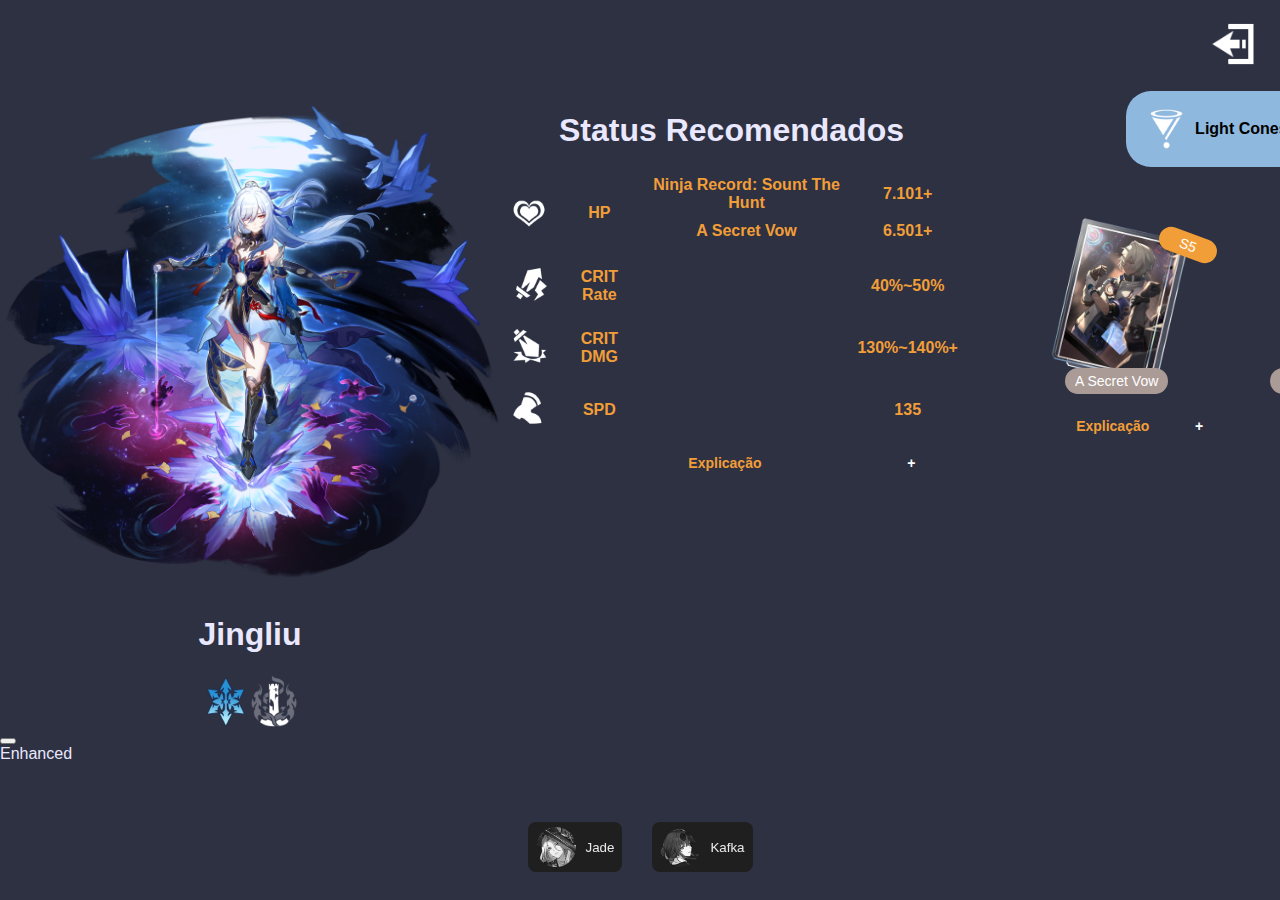
<file: Jingliu.html>
<!DOCTYPE html>
<html lang="pt-br">

<head>
    <meta charset="UTF-8">
    <meta name="viewport" content="width=device-width, initial-scale=1.0">
    <title>Jingliu Build</title>
    <meta name="description" content="My personal project for HSR">
    <meta name="keywords" content="HSR">
    <meta name="author" content="Kiyoshi Kurokawa">
    <link rel="stylesheet" href="css/char.css">
    <link rel="icon" href="assets/bg.png">
    <script src="js/tabs.js" defer></script>
    <script src="js/collap.js" defer></script>
    <script src="js/enhance.js" defer></script>

</head>

<body>
    <div>
        <header>
            <div class="close">
                <button>
                    <a href="index.html">
                        <img src="assets/QuitIcon.png" alt="Return">
                    </a>
                </button>
            </div>
        </header>
        <main>
            <div class="full-container">
                <div class="char-information">
                    <div>
                        <div class="avatar">
                            <img src="assets/characters/splash/1212.png" alt="Jingliu Avatar">
                            <h1>Jingliu</h1>
                        </div>
                        <div class="char-details">
                            <div>
                                <img src="assets/elements/Ice.png" alt="Ice Element">
                            </div>
                            <div>
                                <img src="assets/path/Destruction.png" alt="Destruction Path">
                            </div>
                        </div>
                        <div class="small-info">
                            <div class="enhanced-status">
                                <div>
                                    <button onclick="enhanceStatus()" id="enhanced-button"
                                        class="enhanced-enabled"></button>
                                </div>
                                <div>
                                    <span id="enhanced-text">Enhanced</span>
                                </div>
                            </div>
                        </div>
                    </div>
                </div>
                <div class="full-build">
                    <div class="status">
                        <div class="recommended">
                            <div>
                                <h1>Status Recomendados</h1>
                            </div>
                            <div>
                                <table>
                                    <tr>
                                        <td rowspan="3">
                                            <img id="jingliu-stat-img" src="assets/IconMaxHP.png" alt="">
                                        </td>
                                        <td rowspan="3" id="jingliu-stat-text">HP</td>
                                        <td id="jingliu-lc-1">Ninja Record: Sount The Hunt</td>
                                        <td id="jingliu-stat-1">7.101+</td>
                                    </tr>
                                    <tr>
                                        <td id="jingliu-lc-2">A Secret Vow</td>
                                        <td id="jingliu-stat-2">6.501+</td>
                                    </tr>
                                    <tr>
                                        <td id="jingliu-lc-3"></td>
                                        <td id="jingliu-stat-3"></td>
                                    </tr>
                                    <tr>
                                        <td>
                                            <img src="assets/IconCriticalChance.png" alt="">
                                        </td>
                                        <td>CRIT Rate</td>
                                        <td></td>
                                        <td>40%~50%</td>
                                    </tr>
                                    <tr>
                                        <td>
                                            <img src="assets/IconCriticalDamage.png" alt="">
                                        </td>
                                        <td>CRIT DMG</td>
                                        <td></td>
                                        <td id="jingliu-cdmg">130%~140%+</td>
                                    </tr>
                                    <tr>
                                        <td>
                                            <img src="assets/IconSpeed.png" alt="">
                                        </td>
                                        <td>SPD</td>
                                        <td></td>
                                        <td>135</td>
                                    </tr>
                                </table>
                            </div>
                            <div class="stats-explications">
                                <button type="button" class="stat-collap">Explicação</button>
                                <div class="stats-content">
                                    <ul>
                                        <li id="jingliu-hp-text">
                                            Diferente da versão não buffada, HP% é bastante
                                            importante para a Jingliu, já que não se tem muitas
                                            fontes para se stackar.
                                        </li>
                                        <li id="jingliu-atk-text">
                                            Como a Jingliu já ganha bastante ATK da sua
                                            passiva, não precisa se preocupar tanto com
                                            o ATK.
                                        </li>
                                        <li>
                                            Como a Jingliu tem 50% no talento após a transformação,
                                            esse é um bom valor de se pegar. 50% é o max, mas caso
                                            tenha outras fontes de CR, esse valor flutua um pouco.
                                        </li>
                                        <li id="jingliu-new-cdmg">
                                            Diferente da versão antiga, CRIT DMG não é assim tão
                                            importante para a Jingliu, apesar de ainda ser bom ter
                                            uma quantidade. Ela ganha 220% do talento com max stacks,
                                            então você quase chega em 400% sozinho com o ornamento e
                                            status recomendado.
                                        </li>
                                        <li id="jingliu-old-cdmg">
                                            Como a Jingliu não precisa tanto de ATK% e tem um valor
                                            ok para CRIT Rate, CRIT DMG é um dos maiores focos para
                                            ela.
                                        </li>
                                        <li>
                                            SPD é relativo a build, no geral é bom ter 135, mas
                                            o valor exato seria +1 comparado ao da Bronya.
                                        </li>
                                    </ul>
                                </div>
                            </div>
                        </div>
                    </div>
                    <div class="tabs">
                        <div class="all-content">
                            <div class="content-tabs">
                                <div class="content-button">
                                    <button class="contentlink" onclick="openContent(event, 'lightcones')"
                                        id="defaultOpen">
                                        <img src="assets/IconAvatarLightCone.png" alt="Light Cones Icon">
                                        <span>Light Cones</span>
                                    </button>
                                </div>
                                <div class="content-button">
                                    <button class="contentlink" onclick="openContent(event, 'relics')">
                                        <img src="assets/IconAvatarRelic.png" alt="Relics Icon">
                                        <span>Relíquias</span>
                                    </button>
                                </div>
                                <div class="content-button">
                                    <button class="contentlink" onclick="openContent(event, 'tips')">
                                        <img src="assets/StoryLineIcon.png" alt="Information Icon">
                                        <span>Informações</span>
                                    </button>
                                </div>
                            </div>
                            <div id="lightcones" class="tabcontent">
                                <div>
                                    <div>
                                        <div>
                                            <button class="lightcone-image">
                                                <img id="jingliu-first-lc" src="assets/lightcones/destruction/21012.png"
                                                    alt="LC Destruction">
                                                <span class="imp-ribbon">S5</span>
                                                <span id="jingliu-lc1-text" class="lc-ribbon" style="right: 45px";>A Secret Vow</span>
                                            </button>
                                        </div>
                                        <div class="lc-explanation">
                                            <button type="button" class="lc-collap">Explicação</button>
                                            <div class="lc-content">
                                                <p id="jingliu-vow-lc">
                                                    É um ótimo LC para tudo, vai dar um dano extra enorme. Pena que o
                                                    efeito
                                                    secundário dele não vai ser tão útil assim, já que muitas das vezes
                                                    com um
                                                    healer, o seu HP vai estar acima da quantidade pedida.
                                                </p>
                                                <p id="jingliu-aeon">
                                                    É o LC que tem mais status em relação aos outros dois, além de dar
                                                    um ATK% ao
                                                    atacar. Ele também dá um efeito após quebrar o inimigo, que é legal,
                                                    mas não é
                                                    como se a Jingliu tivesse um Toughness Break incrível.
                                                </p>
                                                <h3>Evolução de Dano</h3>
                                                <ul>
                                                    <li id="jingliu-lc1-dmg">S5: 470.985</li>
                                                </ul>
                                            </div>
                                        </div>
                                    </div>
                                    <div>
                                        <div>
                                            <button class="lightcone-image">
                                                <img id="jingliu-second-lc" src="assets/lightcones/destruction/22003.png" alt="LC">
                                                <span class="imp-ribbon">S5</span>
                                                <span id="jingliu-lc2-text" class="lc-ribbon">Ninja Record: Sount The
                                                    Hunt</span>
                                            </button>
                                        </div>
                                        <div>
                                            <button type="button" class="lc-collap">Explicação</button>
                                            <div class="lc-content">
                                                <p id="jingliu-buff-event">
                                                    Já que a Jingliu agora gosta de HP, é uma ótima pedida (se esse LC
                                                    não tivesse no Mydei), só que como ela própria não drena o HP ao 
                                                    atacar (é só dos aliados), ela precisa ser curada ou algum inimigo 
                                                    bater nela 1x a cada 2 turnos. O CDMG não stacka tão bem como o
                                                    DMG% do primeiro LC, então por isso ele perde.
                                                </p>
                                                <p id="jingliu-unbuff-vow">
                                                    Um bom LC, mas infelizmente como ela sempre é jogada com um Healer, o
                                                    segundo efeito não ativa com frequência.
                                                </p>
                                                <h3>Evolução de Dano</h3>
                                                <ul>
                                                    <li id="jingliu-lc2-dmg">S5: 466.936</li>
                                                </ul>
                                            </div>
                                        </div>
                                    </div>
                                    <div id="jingliu-old-lc3">
                                        <div>
                                            <button class="lightcone-image">
                                                <img src="assets/lightcones/destruction/23002.png" alt="LC Destruction">
                                                <span class="imp-ribbon">S1</span>
                                                <span class="lc-ribbon">Something Irrepleaceable</span>
                                            </button>
                                        </div>
                                        <div>
                                            <button type="button" class="lc-collap">Explicação</button>
                                            <div class="lc-content">
                                                <p>
                                                    É um LC decente para a Jingliu, já que tem stats altos e dá um ATK%.
                                                    O maior problema é que a Jingliu não tem nenhuma forma de garantir que
                                                    os inimigos acertem ela para proccar o efeito de DMG% e o Healing não
                                                    é tão incrível assim.
                                                </p>
                                                <h3>Evolução de Dano</h3>
                                                <ul>
                                                    <li>S1: 353.381</li>
                                                    <li>S2: ???</li>
                                                    <li>S3: ???</li>
                                                    <li>S4: ???</li>
                                                    <li>S5: ???</li>
                                                </ul>
                                            </div>
                                        </div>
                                    </div>
                                </div>
                            </div>
                            <div id="relics" class="tabcontent">
                                <div>
                                    <div class="equipment-name">
                                        <div class="relic-name">
                                            <p>Scholar Lost in Erudition</p>
                                            <div class="equipment-images">
                                                <div class="relics-images">
                                                    <div>
                                                        <img src="assets/relics/122_0.png" alt="Capacete do Scholar">
                                                        <p>HP</p>
                                                    </div>
                                                    <div>
                                                        <img src="assets/relics/122_1.png" alt="Luva do Scholar">
                                                        <p>ATK</p>
                                                    </div>
                                                    <div>
                                                        <img src="assets/relics/122_2.png" alt="Peito do Scholar">
                                                        <p id="jingliu-chest">HP</p>
                                                    </div>
                                                    <div>
                                                        <img src="assets/relics/122_3.png" alt="Bota do Scholar">
                                                        <p>SPD</p>
                                                    </div>
                                                </div>
                                            </div>
                                            <div>
                                                <button type="button" class="collap">Relíquias - Explicação</button>
                                                <div class="content-explanation">
                                                    <p>
                                                        Como a maior parte do dano da Jingliu vem das Skills e Ultimate,
                                                        é uma boa pedida. <br>
                                                        Com o auto é um pouco difícil de pegar o timming
                                                        da ult para dar o máximo de dano na skill caso esteja utilizando
                                                        a
                                                        Bronya, mas mesmo assim, é uma ótima opção, ainda mais com o
                                                        free
                                                        Crit Rate das 2 peças.
                                                    </p>
                                                </div>
                                            </div>
                                        </div>
                                        <div class="ornament-name">
                                            <p id="jingliu-ornaments">Bone Collection's Serene Demesne</p>
                                            <div class="ornaments-images">
                                                <div>
                                                    <img id="jingliu-sphere" src="assets/relics/319_0.png" alt="Esfera">
                                                    <p>Ice DMG</p>
                                                </div>
                                                <div>
                                                    <img id="jingliu-rope" src="assets/relics/319_1.png" alt="Corda">
                                                    <p id="jingliu-new-rope">HP</p>
                                                </div>
                                            </div>
                                            <div>
                                                <button type="button" class="collap">Ornamentos - Explicação</button>
                                                <div class="content-explanation">
                                                    <p id="jingliu-bone">
                                                        Como agora a Jingliu é DPS baseada em HP, ela utiliza esse
                                                        ornamento
                                                        que dá HP% e um pouco de CDMG em combate.
                                                    </p>
                                                    <p id="jingliu-firmament">
                                                        Apesar do Rutilant ser uma excelente pedida com o CRIT que dá
                                                        também, o Firmament é uma opção bem decente que vai dar
                                                        basicamente
                                                        a mesma quantidade de dano na skill com 135 de SPD e um pouco a
                                                        mais
                                                        na ultimate.
                                                    </p>
                                                </div>
                                            </div>
                                        </div>
                                    </div>
                                </div>
                            </div>
                            <div id="tips" class="tabcontent">
                                <ul>
                                    <li id="jingliu-buffed-point">
                                        Como o talento novo da Jingliu possui um efeito de a cada 20 perca de HP da
                                        party
                                        (seja por hits do inimigo ou consumo), personagens Remembrance são uma excelente
                                        pedida para ela, já que é um alvo extra para ela drenar com a skill,
                                        especialmente
                                        se eles tiverem equipados com o LC da Hyacine (que não temos infelizmente).
                                        Alguns
                                        inimigos sendo bastante agressivos, podem ajudar nisso também, mantendo ela
                                        bastante
                                        no efeito Enhanced.
                                    </li>
                                    <li id="jingliu-old-point">
                                        A Jingliu ganha bastante ATK no modo Enhanceed, mas esse ATK é baseado no Max HP
                                        da party
                                        consumido e isso muda baseado no LC que ela está usado (por conta de ser capado
                                        no ATK base).
                                        <h3>Party Max HP</h3>
                                        <ul>
                                            <li>On the Fall of an Aeon: 10.070+</li>
                                            <li>A Secret Vow: 9.629+</li>
                                            <li>Something Irrepleaceable: 10.511+</li>
                                        </ul>
                                    </li>
                                    <li>
                                        Como a Jingliu drena o HP dos aliados, é importante sempre jogar ela com um
                                        healer, já
                                        que com inimigos muito agressivos, o shield pode não ser suficiente.
                                    </li>
                                </ul>
                            </div>
                        </div>
                    </div>
                </div>
            </div>
    </div>
    </main>
    <footer>
        <div class="menu">
            <a href="Jade.html">
                <button class="next-content">
                    <img src="assets/characters/icon/1314.png" alt="Jade">
                    <span>Jade</span>
                </button>
            </a>
            <a href="Kafka.html">
                <button class="next-content">
                    <img src="assets/characters/icon/1005.png" alt="Kafka">
                    <span>Kafka</span>
                </button>
            </a>
        </div>
    </footer>
    </div>
</body>

</html>
</file>
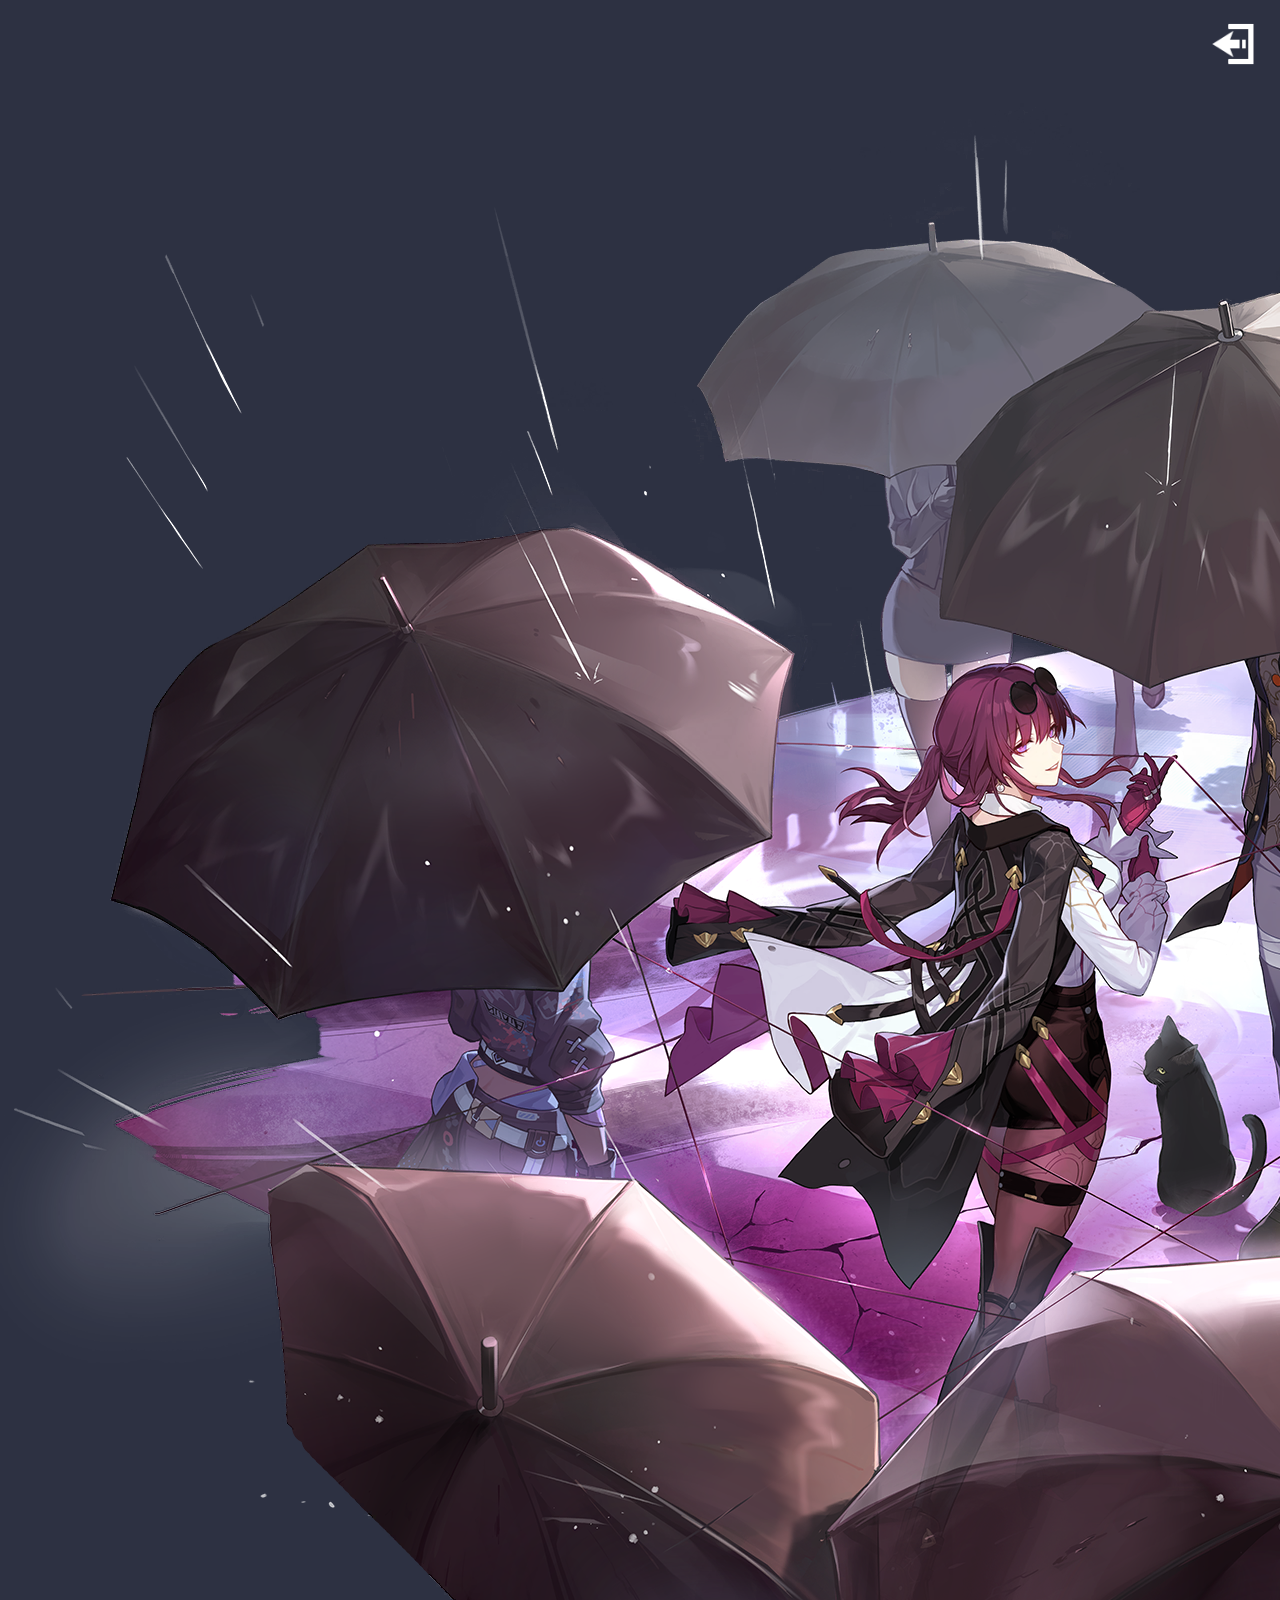
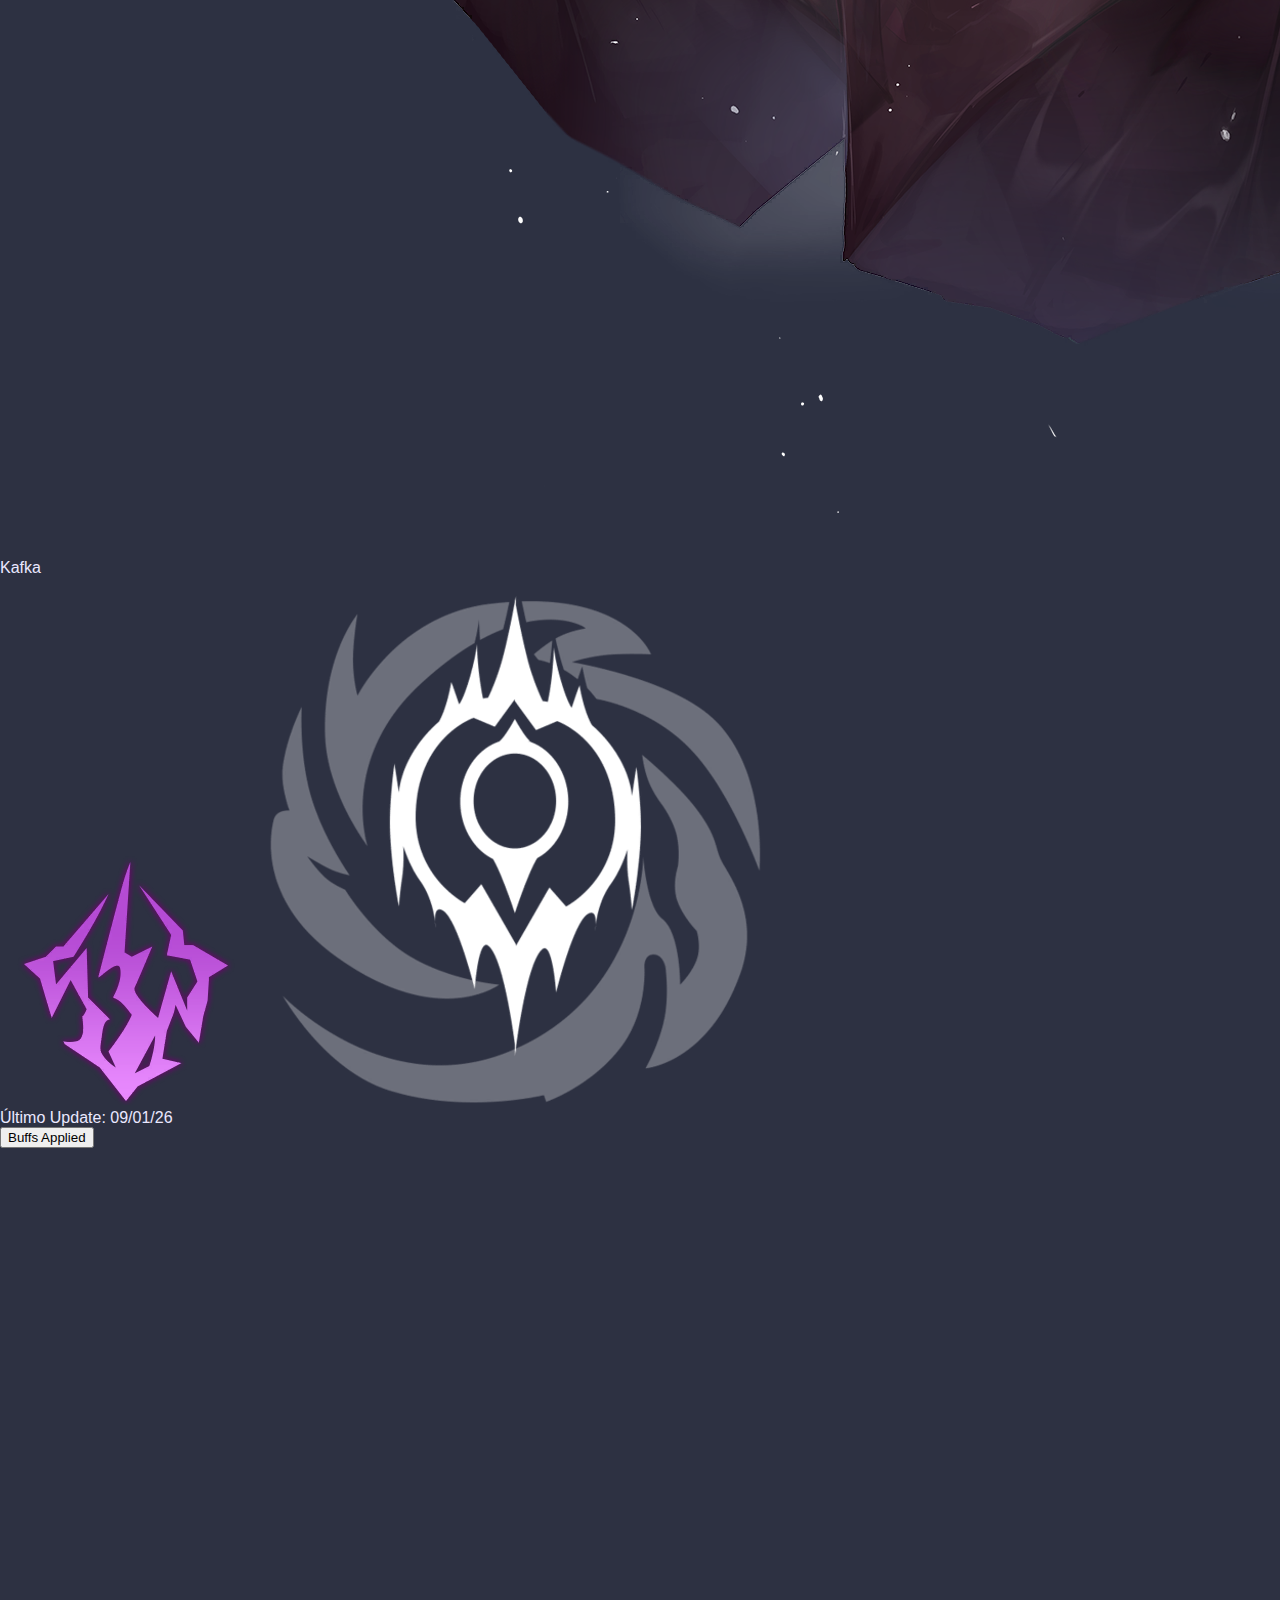
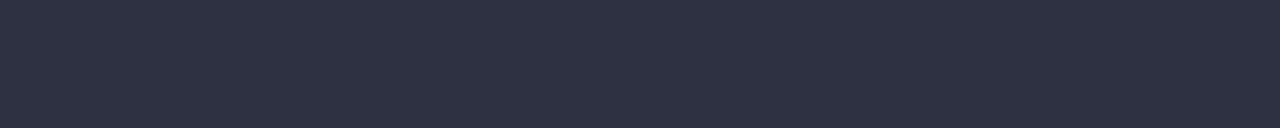
<file: Kafka.html>
<!DOCTYPE html>
<html lang="pt-br">

<head>
    <meta charset="UTF-8">
    <meta name="viewport" content="width=device-width, initial-scale=1.0">
    <title>Kafka Build</title>
    <meta name="description" content="My personal project for HSR">
    <meta name="keywords" content="HSR">
    <meta name="author" content="Kiyoshi Kurokawa">
    <link rel="stylesheet" href="css/mainStyle.css">
    <link rel="stylesheet" href="css/char.css">
    <link rel="icon" href="assets/bg.png">
    <script src="js/enhance.js" defer></script>
</head>

<body>
    <div>
        <header>
            <div class="close">
                <button>
                    <a href="index.html">
                        <img src="assets/QuitIcon.png" alt="Return">
                    </a>
                </button>
            </div>
        </header>
        <main>
            <div class="full-container">
                <div class="character-intro">
                    <div class="basic-info">
                        <div class="splash-art five-star">
                            <img src="assets/characters/splash/1005.png" alt="Kafka" style="object-position: 50% 35%;"
                                class="char-avatar">
                            <div class="full-info">
                                <div class="char-name">
                                    <p>Kafka</p>
                                </div>
                                <div>
                                    <span class="char-element">
                                        <img src="assets/elements/Thunder.png" alt="Lightning">
                                    </span>
                                    <span class="char-path">
                                        <img src="assets/path/Nihility.png" alt="Nihility">
                                    </span>
                                </div>
                            </div>
                        </div>
                    </div>
                    <div id="update-section">
                        <span>Último Update: </span> <span id="update-date">09/01/26</span>
                    </div>
                    <div id="char-buff" class="enhanced-enabled">
                        <button onclick="enhanceStatus()">
                            <span>
                                Buffs Applied
                            </span>
                        </button>
                    </div>
                </div>
                <div class="character-build">
                    <div id="buffed" class="build-container">
                        <div>
                            <div class="full-build">
                                <div class="build-section">
                                    <div>
                                        <div>
                                            <h1>Status Recomendados</h1>
                                        </div>
                                        <div class="status-table">
                                            <table>
                                                <tr>
                                                    <td>
                                                        <img src="assets/IconStatusProbability.png" alt="EHR">
                                                    </td>
                                                    <td>Effect Hit Rate</td>
                                                    <td></td>
                                                    <td>75%</td>
                                                </tr>
                                                <tr>
                                                    <td>
                                                        <img src="assets/IconSpeed.png" alt="SPD">
                                                    </td>
                                                    <td>SPD</td>
                                                    <td></td>
                                                    <td>167</td>
                                                </tr>
                                            </table>
                                        </div>
                                    </div>
                                </div>
                                <div class="build-section">
                                    <div>
                                        <div>
                                            <h1>Light Cones</h1>
                                        </div>
                                        <div class="lightcones-section">
                                            <div class="lightcones">
                                                <span class="lc-impo">S5</span>
                                                <img src="assets/lightcones/nihility/22000.png" alt="LC Evento SW">
                                                <span class="lc-name">Before the Tutorial Mission Starts</span>
                                            </div>
                                        </div>
                                    </div>
                                </div>
                            </div>
                        </div>
                        <div>
                            <div class="full-build">
                                <div class="build-section">
                                    <div class="char-equips">
                                        <div>
                                            <h1>Relíquias</h1>
                                        </div>
                                        <div>
                                            <div>
                                                <h2>Eagle of Twilight Line</h2>
                                            </div>
                                            <div class="relics-container">
                                                <div>
                                                    <img class="relics-images" src="assets/relics/110_0.png"
                                                        alt="Capacete">
                                                </div>
                                                <div>
                                                    <img class="relics-images" src="assets/relics/110_1.png" alt="Luva">
                                                </div>
                                                <div>
                                                    <img class="relics-images" src="assets/relics/110_2.png"
                                                        alt="Peito">
                                                </div>
                                                <div>
                                                    <img class="relics-images" src="assets/relics/110_3.png" alt="Bota">
                                                </div>
                                            </div>
                                            <div class="relics-container">
                                                <div>
                                                    <p>HP</p>
                                                </div>
                                                <div>
                                                    <p>ATK</p>
                                                </div>
                                                <div>
                                                    <p>EHR<br>ATK</p>
                                                </div>
                                                <div>
                                                    <p>SPD</p>
                                                </div>
                                            </div>
                                        </div>
                                    </div>
                                </div>
                                <div class="build-section">
                                    <div class="char-equips">
                                        <div>
                                            <h1>Ornamentos</h1>
                                        </div>
                                        <div>
                                            <div>
                                                <h2>Lushaka, the Sunken Seas</h2>
                                            </div>
                                            <div class="relics-container">
                                                <div>
                                                    <img class="relics-images" src="assets/relics/317_0.png"
                                                        alt="Esfera">
                                                </div>
                                                <div>
                                                    <img class="relics-images" src="assets/relics/317_1.png"
                                                        alt="Corda">
                                                </div>
                                            </div>
                                            <div class="relics-container">
                                                <div>
                                                    <p>LIGHTNING<br>DMG</p>
                                                </div>
                                                <div>
                                                    <p>ERR</p>
                                                </div>
                                            </div>
                                        </div>
                                    </div>
                                </div>
                            </div>
                        </div>
                    </div>
                    <div id="unbuffed" class="build-container">
                        <div>
                            <div class="full-build">
                                <div class="build-section">
                                    <div>
                                        <div>
                                            <h1>Status Recomendados</h1>
                                        </div>
                                        <div class="status-table">
                                            <table>
                                                <tr>
                                                    <td rowspan="3">
                                                        <img src="assets/IconAttack.png" alt="ATK">
                                                    </td>
                                                    <td rowspan="3">ATK</td>
                                                    <td>In the Name of the World</td>
                                                    <td>4.097+</td>
                                                </tr>
                                                <tr>
                                                    <td>Good Night and Sleep Well</td>
                                                    <td>3.783+</td>
                                                </tr>
                                                <tr>
                                                    <td>Fermata</td>
                                                    <td>3.783+</td>
                                                </tr>
                                                <tr>
                                                    <td>
                                                        <img src="assets/IconStatusProbability.png" alt="EHR">
                                                    </td>
                                                    <td>Effect Hit Rate</td>
                                                    <td></td>
                                                    <td>28.3%</td>
                                                </tr>
                                                <tr>
                                                    <td>
                                                        <img src="assets/IconSpeed.png" alt="SPD">
                                                    </td>
                                                    <td>SPD</td>
                                                    <td></td>
                                                    <td>161+</td>
                                                </tr>
                                            </table>
                                        </div>
                                    </div>
                                </div>
                                <div class="build-section">
                                    <div>
                                        <div>
                                            <h1>Light Cones</h1>
                                        </div>
                                        <div class="lightcones-section">
                                            <div class="lightcones">
                                                <span class="lc-impo">S1</span>
                                                <img src="assets/lightcones/nihility/23004.png" alt="LC Standard Welt">
                                                <span class="lc-name">In the Name of the World</span>
                                            </div>
                                            <div class="lightcones">
                                                <span class="lc-impo">S5</span>
                                                <img src="assets/lightcones/nihility/21001.png" alt="LC Gacha Pela">
                                                <span class="lc-name">Good Night and Sleep Well</span>
                                            </div>
                                            <div class="lightcones">
                                                <span class="lc-impo">S5</span>
                                                <img src="assets/lightcones/nihility/21022.png" alt="LC FH Kafka">
                                                <span class="lc-name">Fermata</span>
                                            </div>
                                        </div>
                                    </div>
                                </div>
                            </div>
                        </div>
                        <div>
                            <div class="full-build">
                                <div class="build-section">
                                    <div class="char-equips">
                                        <div>
                                            <h1>Relíquias</h1>
                                        </div>
                                        <div>
                                            <div>
                                                <h2>Prisoner in Deep Confinement</h2>
                                            </div>
                                            <div class="relics-container">
                                                <div>
                                                    <img class="relics-images" src="assets/relics/116_0.png"
                                                        alt="Capacete">
                                                </div>
                                                <div>
                                                    <img class="relics-images" src="assets/relics/116_1.png" alt="Luva">
                                                </div>
                                                <div>
                                                    <img class="relics-images" src="assets/relics/116_2.png"
                                                        alt="Peito">
                                                </div>
                                                <div>
                                                    <img class="relics-images" src="assets/relics/116_3.png" alt="Bota">
                                                </div>
                                            </div>
                                            <div class="relics-container">
                                                <div>
                                                    <p>HP</p>
                                                </div>
                                                <div>
                                                    <p>ATK</p>
                                                </div>
                                                <div>
                                                    <p>ATK</p>
                                                </div>
                                                <div>
                                                    <p>SPD</p>
                                                </div>
                                            </div>
                                        </div>
                                    </div>
                                </div>
                                <div class="build-section">
                                    <div class="char-equips">
                                        <div>
                                            <h1>Ornamentos</h1>
                                        </div>
                                        <div>
                                            <div>
                                                <h2>Revelry by the Sea</h2>
                                            </div>
                                            <div class="relics-container">
                                                <div>
                                                    <img class="relics-images" src="assets/relics/322_0.png"
                                                        alt="Esfera">
                                                </div>
                                                <div>
                                                    <img class="relics-images" src="assets/relics/322_1.png"
                                                        alt="Corda">
                                                </div>
                                            </div>
                                            <div class="relics-container">
                                                <div>
                                                    <p>LIGHTNING<br>DMG</p>
                                                </div>
                                                <div>
                                                    <p>ATK</p>
                                                </div>
                                            </div>
                                        </div>
                                    </div>
                                </div>
                            </div>
                        </div>
                    </div>
                </div>
            </div>
    </div>
    </main>
    <footer>
    </footer>
    </div>
</body>

</html>
</file>
<file: css/mainStyle.css>
:root {
    --dark-theme-background-color: #2d3142;
    --dark-theme-text-color: #eae8ff;
    --dark-theme-card-color: #0C0910;
    --fire-shadow: #F15152;
    --ice-shadow: #1BE7FF;
    --imaginary-shadow: #FFFD82;
    --lightning-shadow: #7E52A0;
    --physical-shadow: #F8F1FF;
    --quantum-shadow: #6D72C3;
    --wind-shadow: #85FF9E;
    --text-highlight: #F29E38;
    --five-star-background: #FFC857;
    --five-star-outline: #FF8600;
    --four-star-background: #613DC1;
    --four-star-outline: #574AE2;
}

*,
:after,
:before {
    box-sizing: border-box;
}

body {
    background-color: var(--dark-theme-background-color);
    color: var(--dark-theme-text-color);
    font-family: Verdana, Geneva, Tahoma, sans-serif;
    margin: 0;
    padding: 0;
}

::-webkit-scrollbar {
    width: 5px;
}

::-webkit-scrollbar-track {
    background: #514F59;
    border-radius: 25px;
}

::-webkit-scrollbar-thumb {
    background: #242423;
    border-radius: 25px;
}

::-webkit-scrollbar-thumb:hover {
    background: #333533;
}
</file>
<file: css/home.css>
.flex-container {
    display: flex;
    gap: 3rem;
    justify-content: center;
    flex-wrap: wrap;
    margin-top: 2.5rem;
    margin-bottom: 3rem;
}

.elements-filter {
    display: flex;
    margin: 0.75rem;
    justify-content: center;
    gap: 0.75rem;
    flex-wrap: wrap;
}

.path-filter {
    display: flex;
    margin: 0.75rem 0 2.5rem 0;
    justify-content: center;
    gap: 0.75rem;
    flex-wrap: wrap;
}

.elements-filter img, .path-filter img {
    width: 48px;
    padding: 0.25rem;
}

.elements-filter button, .path-filter button {
    background-color: var(--dark-theme-card-color);
    border: transparent;
    border-radius: 15px;
    transition: all 400ms ease-in-out;
}

.elements-filter button:hover, .path-filter button:hover {
    transform: scale(1.1);
}

.elements-filter .active, .path-filter .active {
    background-color: #754F44;
    box-shadow: 0 0 1px 1.5px #EC7357;
}

.core-info {
    display: flex;
    flex-direction: column;
    position: absolute;
    z-index: 3;
    align-items: center;
    padding: 0.35rem;
}

.core-info img {
    width: 32px;
    height: 100%;
}

.character {
    background-color: var(--dark-theme-card-color);
    box-shadow: 0 0 1px 2px black;
    width: auto;
    border-radius: 25px;
    overflow: hidden;
    transition: all 400ms ease-in-out;
}

.character:hover {
    transform: scale(1.2);
}

.avatar {
    position: relative;
}

.avatar img {
    width: 200px;
}

.lightning:hover {
    box-shadow: 0 0 1px 2px var(--lightning-shadow);
}

.wind:hover {
    box-shadow: 0 0 1px 2px var(--wind-shadow);
}

.physical:hover {
    box-shadow: 0 0 1px 2px var(--physical-shadow);
}

.fire:hover {
    box-shadow: 0 0 1px 2px var(--fire-shadow);
}

.ice:hover {
    box-shadow: 0 0 1px 2px var(--ice-shadow);
}

.imaginary:hover {
    box-shadow: 0 0 1px 2px var(--imaginary-shadow);
}

.quantum:hover {
    box-shadow: 0 0 1px 2px var(--quantum-shadow);
}

@media (width <= 380px) {
    .path-filter {
    margin: 0.75rem 1rem 2rem 1rem;
    }
}
</file>
<file: css/char.css>
:root {
    --dark-theme-background-color: #2d3142;
    --dark-theme-text-color: #eae8ff;
    --scroll-bar-color: #E7E5E5;
}

*,
:after,
:before {
    box-sizing: border-box;
}

body {
    background-color: var(--dark-theme-background-color);
    color: var(--dark-theme-text-color);
    font-family: Verdana, Geneva, Tahoma, sans-serif;
    margin: 0;
    padding: 0;
    overflow-y: hidden;
}

.avatar h1 {
    text-align: center;
}

.avatar img {
    max-width: 500px;
    height: 100%;
}

.char-details {
    display: flex;
    justify-content: center;
}

.char-details img {
    width: 48px;
    height: 100%;
}

.close {
    display: flex;
    flex-direction: row-reverse;

    &.close button {
        background-color: transparent;
        border: 1px solid transparent;
        padding: 15px;

        & img {
            width: 56px;
            height: 56px;
        }
    }
}

/* All CSS related to the scrollbar */
::-webkit-scrollbar {
    width: 5px;
}

::-webkit-scrollbar-track {
    background: #514F59;
    border-radius: 25px;
}

::-webkit-scrollbar-thumb {
    background: #242423;
    border-radius: 25px;
}

::-webkit-scrollbar-thumb:hover {
    background: #333533;
}

.full-container {
    display: flex;
}

.char-information {
    display: flex;
    flex-direction: column;
}

.full-build {
    display: flex;
}

.tabs {
    display: flex;
    overflow: hidden;
}

.content-tabs button {
    background-color: transparent;
    border: none;
    border-radius: 25px;
    outline: none;
    cursor: pointer;
    padding: 14px 16px;
    transition: 0.3s;
}

.content-tabs {
    display: flex;
    justify-content: center;
    margin: 0;
    padding: 0 10px;
    gap: 5px;
}

.content-tabs span {
    font-size: 1rem;
    font-weight: bold;
}

.contentlink {
    display: flex;
    align-items: center;
    gap: 5px;
}

.contentlink img {
    width: 48px;
    height: 100%;
}

.content-tabs button:hover {
    background-color: #79B4A9;
}

.content-tabs button.active {
    background-color: #8FB8DE;
}

.tabcontent {
    display: none;
    padding: 6px 12px;
    margin-top: 25px;
    border-top: none;
    animation: fadeEffect 1s;
    width: 850px;
    height: 600px;
    overflow-y: auto;
    text-align: center;
}

.equipment-name {
    display: flex;
    justify-content: space-evenly;
    font-weight: bold;
}

li {
    padding: 5px 0;
}

.relic-name p,
.ornament-name p {
    padding: 0 5px;
    color: #F29E38;
}

.full-stats p {
    color: #F29E38;
    font-weight: bold;
}

.equipment-images {
    display: flex;
    justify-content: space-evenly;
}

.relics-images {
    gap: 5px;
}

.collap {
    color: #F29E38;
    padding: 14px 16px;
    text-align: center;
    font-size: 14px;
    font-weight: bold;
    width: 400px;
    background-color: transparent;
    border: none;
    border-radius: 25px;
    outline: none;
    cursor: pointer;
}

.lc-collap {
    color: #F29E38;
    padding: 14px 16px;
    text-align: center;
    font-size: 14px;
    font-weight: bold;
    width: 200px;
    background-color: transparent;
    border: none;
    border-radius: 25px;
    outline: none;
    cursor: pointer;
}

.status {
    height: 700px;
    overflow-y: auto;
}

.stat-collap {
    color: #F29E38;
    padding: 14px 16px;
    text-align: center;
    font-size: 14px;
    font-weight: bold;
    width: 400px;
    background-color: transparent;
    border: none;
    border-radius: 25px;
    outline: none;
    cursor: pointer;
}

.stats-explications {
    display: flex;
    flex-direction: column;
    justify-content: center;
    align-items: center;
}

.lc-content {
    max-width: 300px;
    padding: 0 15px;
    overflow: hidden;
    max-height: 0;
    transition: max-height 0.2s ease-in-out;
}

.collap:hover,
.lc-collap:hover,
.stat-collap:hover {
    background-color: #033F63;
}

.collap.active,
.lc-collap.active,
.stat-collap.active {
    background-color: #590925;
}

.collap::after,
.lc-collap::after,
.stat-collap::after {
    content: '\002B';
    color: white;
    float: right;
    margin-left: 5px;
}

.collap.active::after,
.lc-collap.active::after,
.stat-collap.active::after {
    content: '\2212';
}

.content-explanation {
    padding: 0 15px;
    overflow: hidden;
    max-height: 0;
    transition: max-height 0.2s ease-in-out;
}

.content-explanation p {
    color: var(--dark-theme-text-color);
    font-weight: normal;
}

.stats-content {
    max-width: 500px;
    padding: 0 15px;
    overflow: hidden;
    max-height: 0;
    transition: max-height 0.2s ease-in-out;
}

.stats-content p {
    text-align: center;
}

.relics-images,
.ornaments-images {
    display: flex;
    justify-content: space-evenly;
    padding: 0 10px;
}

.relics-images p,
.ornaments-images p {
    font-weight: bold;
}

@keyframes fadeEffect {
    from {
        opacity: 0;
    }

    to {
        opacity: 1;
    }
}

#relics img {
    width: 98px;
}

#lightcones>div {
    display: flex;
    justify-content: space-evenly;
    padding: 5px 10px;
}

.lightcone-image {
    border: none;
    border-radius: 5px;
    padding: 12px 20px;
    cursor: default;
    position: relative;
    background-color: transparent;
}

.lightcone-image img {
    width: 148px;
    height: 100%;
}

.imp-ribbon {
    width: 60px;
    font-size: 14px;
    padding: 4px;
    position: absolute;
    right: -5px;
    top: 30px;
    text-align: center;
    border-radius: 25px;
    transform: rotate(20deg);
    background-color: #F29E38;
    color: white;
}

.lc-ribbon {
    width: max-content;
    font-size: 14px;
    padding: 5px 10px;
    position: absolute;
    right: 5px;
    bottom: 10px;
    text-align: center;
    border-radius: 25px;
    background-color: #AB9B96;
    color: white;
}

.recommended {
    display: flex;
    flex-direction: column;
    align-items: center;
}

.menu {
    display: flex;
    justify-content: center;
    gap: 30px;
    margin-top: 30px;

    & a {
        text-decoration: none;
    }
}

.next-content {
    padding: 5px 8px;
    gap: 10px;
    display: flex;
    align-items: center;
    border: none;
    cursor: pointer;
    background-color: #1D1E2C;
    border-radius: 8px;
    color: var(--dark-theme-text-color);
    filter: grayscale(100%);

    & img {
        width: 40px;
        height: 40px;
    }

    &:hover {
        filter: grayscale(0%);
    }
}

table,
tr,
td {
    color: #F29E38;
    border-collapse: collapse;
    padding: 5px;
    text-align: center;
    font-weight: bold;
}

td img {
    width: 48px;
    height: 100%;
}

@media (width <=1080px) {
    .full-container {
        flex-direction: column;
    }

    .full-build {
        flex-direction: column;
    }

    .tabcontent {
        width: auto;
    }
    
    .content-tabs {
        justify-content: space-evenly;
    }

    body {
        overflow-y: auto;
        width: 85%;
    }

    #lightcones > div {
        max-width: 600px;
        flex-wrap: wrap;
    }

    .lc-content {
        max-width: 500px;
    }

    .build-info {
        flex-direction: column;
    }

    .char-information {
        align-items: center;
    }

    .menu {
        margin-bottom: 10px;
    }

    .equipment-name {
        flex-direction: column;
    }
}
</file>
